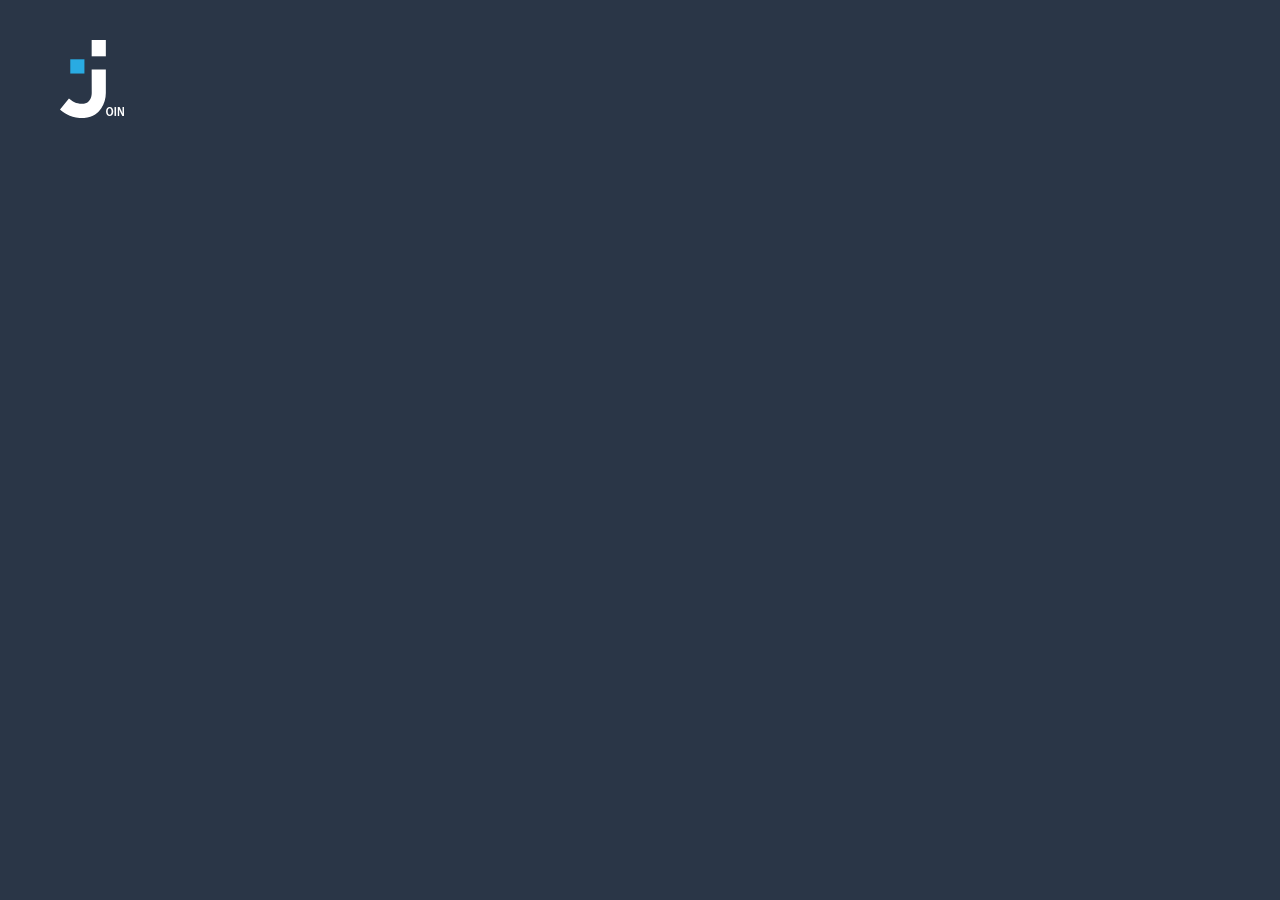
<file: index.html>
<!doctype html>
<html lang="en">
  <head>
    <meta charset="UTF-8" />
    <meta name="viewport" content="width=device-width, initial-scale=1.0" />
    <title>Login</title>
    <link rel="stylesheet" href="./css/standard/standard.css" />
    <link rel="stylesheet" href="./css/index/index.css" />
    <link rel="stylesheet" href="./css/index/index-resp.css" />
    <link rel="icon" href="./assets/icons/join-main-logo.png" type="image/png" />
  </head>
  <body onload="init()">
    <div  id="choose-role" class="greeting-first-layer">
      <div class="choose-role-popup">
        <div class="welcome-text">
          <h2>Welcome</h2>
          <div class="separator"></div>
          <p>Pick the option that suits your role: create a request as a stakeholder or log in if you’re part of the team.</p>
        </div>
        <div class="roles">
          <div class="stake role">
            <div class="role-content role-content-stake">
              <div class="role-name">
                <img src="./assets/icons/stakeholder.svg" alt="Stakeholder" />
                <p>Are you a stakeholder?</p>
              </div>
              <button onclick="window.location.href = './stakeholder.html'">Create request</button>
            </div>
          </div>
          <div class="team role">
            <div class="role-content role-content-team">
              <div class="role-name">
                <img src="./assets/icons/member.svg" alt="Team" />
                <p>Are you a team member?</p>
              </div>
              <button onclick="revealLogin()" id="reveal-login">Member log in</button>
            </div>
          </div>
        </div>
      </div>
    </div>
    <div class="greeting">
      <img src="./assets/icons/join-logo-blue.svg" class="greeting-logo" />
      <img src="./assets/icons/join-logo-white.svg" class="greeting-logo-white-resp" />
    </div>
    <div class="content">
      <div>
        <img class="join-header-logo" src="./assets/icons/join-logo-blue.svg" alt="Join Logo Blue" />
        <img class="join-header-logo-white-resp" id="join-header-logo-white-resp" src="./assets/icons/join-logo-white.svg" alt="Join Logo White" />
      </div>
      <header class="header-login">
        <!-- <img src="./assets/icons/join-logo-blue.svg" alt="Join Logo Blue" /> -->
        <div class="header-login-signup">
          <p class="signup-1">Not a Join user?</p>
          <a href="./sign-up.html"><span class="signup-2">Sign up</span></a>
        </div>
      </header>
      <main>
        <div class="login-window">
          <h1>Log in</h1>
          <div class="login-separator"></div>
          <div class="login-inputs">
            <div class="login-input-email">
              <input
                oninput="
                  removeErrorMsgs('error-email', 'email');
                  removeErrorMsgs('wrong-email', 'password');
                "
                id="email"
                class="email"
                type="email"
                placeholder="Email"
                autocomplete="off"
              />
              <img class="login-input-imgs mail-img" src="./assets/icons/mail.svg" alt="" />
              <p id="error-email" class="error-msg dp-none">Please enter your email</p>
              <p id="wrong-email" class="error-msg dp-none">Wrong email</p>
            </div>
            <div class="login-input-pw">
              <input
                oninput="
                  removeErrorMsgs('error-password', 'password');
                  removeErrorMsgs('wrong-password', 'password');
                "
                id="password"
                class="password"
                type="password"
                placeholder="Password"
                autocomplete="off"
              />
              <img class="login-input-imgs pw-img" src="./assets/icons/lock.svg" alt="" />
              <p id="error-password" class="error-msg dp-none">Please enter your password</p>
              <p id="wrong-password" class="error-msg dp-none">Wrong password</p>
            </div>
          </div>
          <div class="login-btns">
            <div class="login-btn" onclick="loginUser()">Log in</div>
            <div class="guest-login-btn" onclick="loginGuest()">Guest Log in</div>
          </div>
        </div>
      </main>
      <footer class="footer-login">
        <div class="footer-login-signup">
          <p class="signup-1">Not a Join user?</p>
          <a href="./sign-up.html"><span class="signup-2">Sign up</span></a>
        </div>
        <div class="footer-btns">
          <a href="./privacy-policy-external.html"><div class="footer-btn">Privacy Policy</div></a>
          <a href="./legal-notice-external.html"><div class="footer-btn">Legal notice</div></a>
        </div>
      </footer>
    </div>
    <script src="./js/index.js"></script>
    <script src="./js/global.js"></script>
  </body>
</html>
</file>
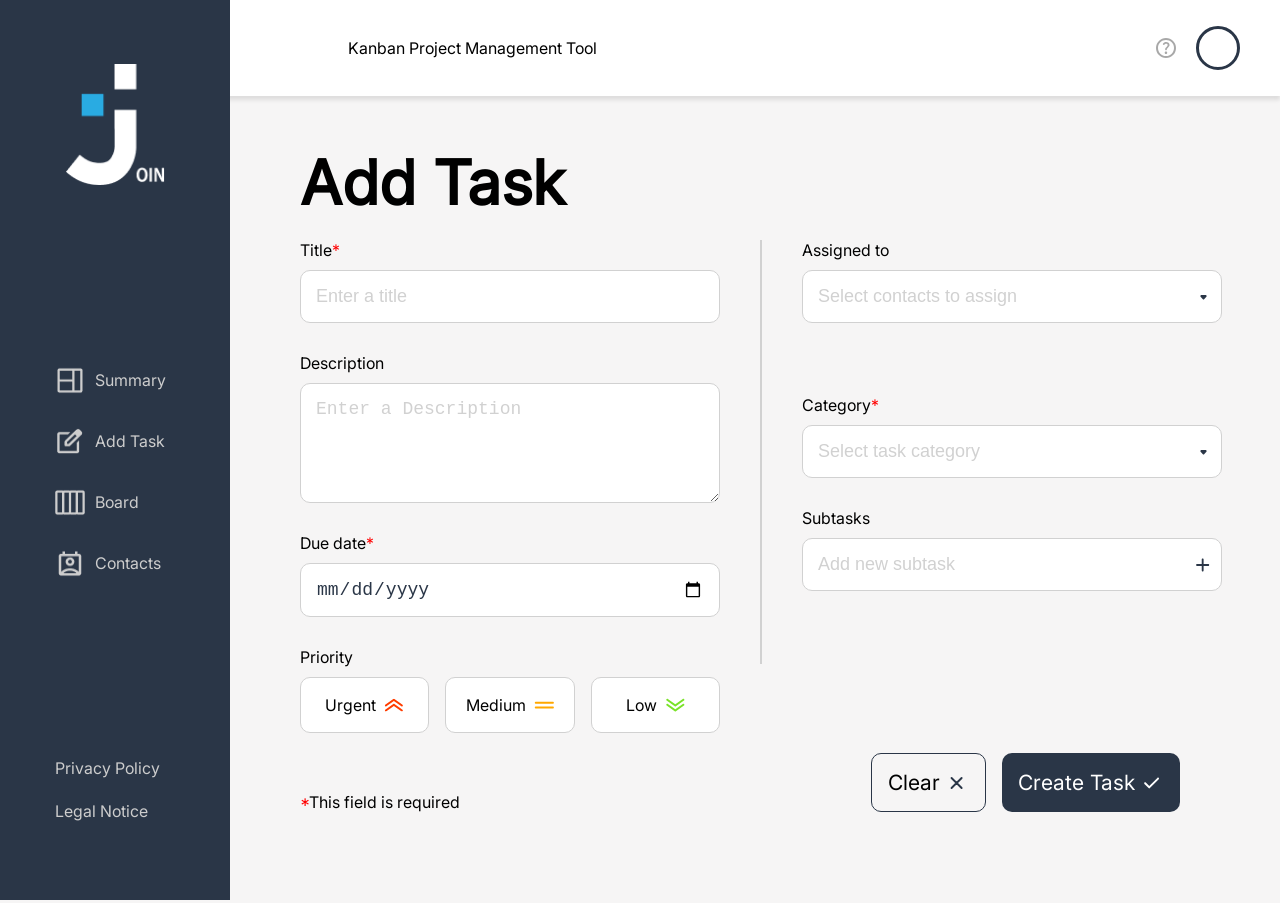
<file: add-task.html>
<!DOCTYPE html>
<html lang="en">
  <head>
    <meta charset="UTF-8" />
    <meta name="viewport" content="width=device-width, initial-scale=1.0" />
    <title>Add Task</title>
    
    <link rel="stylesheet" href="./css/add-task/add-task.css" />
     <link rel="stylesheet" href="./css/add-task/add-task-subtask.css">
    <link rel="stylesheet" href="./css/add-task/add-task-resp.css" />

    <link rel="stylesheet" href="./css/standard/standard.css" />
    <link rel="stylesheet" href="./css/standard/navbar-header.css" />
    <link rel="icon" href="./assets/icons/join-main-logo.png" type="image/png">
  </head>
  <body onload="init()" onclick="closeSubMenu()">
    <header class="header-general">
      <p class="header-p">Kanban Project Management Tool</p>
      <img
      class="frame-3-icon-header"
      src="./assets/icons/join-logo-blue.svg"
      alt="Join Logo"
    />
      <div class="header-left">
        <a href="./help.html" class="help-icon"
          ><img src="./assets/icons/help.svg" alt="Go to Help Site"
        /></a>
        <span
        id="initialLetter"
          class="header-icon light-blue"
          onclick="showSubMenuLoggedIn();preventBubbling(event)"
          ></span
        >
      </div>
      <div id="subMenu" class="subMenu dp-none"></div>
    </header>
    <div class="content">
    <div class="log" id="log"></div>

    <main onclick="closeContactList(); closeCategoryList();"  class="main-add-task">
      <nav class="frame-3">
        <img
          class="frame-3-icon"
          src="./assets/icons/join-main-logo.png"
          alt="Join Logo"
        />
        <div class="frame-3-menu">
          <a href="dashboard.html"><div class="menu-btns">
            <img
              class="menu-icon"
              src="./assets/icons/icon-summary.png"
              alt="icon-summary"
            />
            <p>Summary</p>
          </div></a>
          <a href="add-task.html"><div class="menu-btns" id="menu-btn-add-task">
            <img
              class="menu-icon"
              src="./assets/icons/icon-add-task.png"
              alt="icon-add-task"
            />
            <p>Add Task</p>
          </div></a>
          <a href="board.html"><div class="menu-btns">
            <img
              class="menu-icon"
              src="./assets/icons/icon-board.png"
              alt="icon-board"
            />
            <p>Board</p>
          </div></a>
          <a href="contacts.html"><div class="menu-btns">
            <img
              class="menu-icon"
              src="./assets/icons/icon-contacts.png"
              alt="icon-contacts"
            />
            <p>Contacts</p>
          </div>
        </div></a>
        <div class="frame-22">
          <a href="privacy-policy.html"><p class="frame-22-btns">Privacy Policy</p></a>
          <a href="legal-notice.html"><p class="frame-22-btns">Legal Notice</p></a>
        </div>
      </nav>

      <div class="add-task-content">
        <div class="add-task-main-title"><h1>Add Task</h1></div>
        <form class="add-task-form">
          <section class="add-task-1">
            <div class="add-title-content">
              <div class="add-title frame-219">
                <label for="add-task-title"
                  >Title<span class="red">*</span></label
                >
                <input
                oninput="removeErrorMsgs('required-title', 'add-task-title'); removeErrorMsgs('task-already-exists', 'add-task-title')"
                  type="text"
                  id="add-task-title"
                  class="add-task-title"
                  placeholder="Enter a title"
                  required
                />
              </div>
              <div class="requiredText dp-none" id="required-title">
                <p class="red">This field is required</p>
              </div>
              <div class="task-already-exists dp-none" id="task-already-exists">
                <p class="red">Task already exists</p>
              </div>
            </div>
            <div class="add-description frame-219">
              <label for="add-task-description">Description</label>
              <textarea
                name=""
                id="add-task-description"
                class="add-task-description"
                placeholder="Enter a Description"
              ></textarea>
            </div>
            <div class="add-date-content">
              <div class="add-date frame-219">
                <label for="add-task-due-date"
                  >Due date<span class="red">*</span></label
                >
                <input
                onfocus="removeErrorMsgs('required-date', 'add-task-due-date')"
                  type="date"
                  id="add-task-due-date"
                  class="add-task-due-date"
                  placeholder="ide"
                />
              </div>
              <div class="requiredText dp-none" id="required-date">
                <p class="red dp-none">This field is required</p>
                <p class="red dp-none">The date must be in the future!</p>

              </div>
            </div>
                        <div class="select-priority frame-39">
              <label for="priority">Priority</label>
              <div class="priority-btns">
                <div
                  class="priority-btn"
                  id="prio-btn-urgent"
                  onclick="togglePrio('urgent')"
                >
                  <p>Urgent</p>
                  <img
                    id="prio-img-urgent"
                    class="priority-img"
                    src="./assets/icons/priority-urgent.svg"
                    alt="Priority Urgent"
                  />
                </div>
                <div
                  class="priority-btn"
                  id="prio-btn-medium"
                  onclick="togglePrio('medium')"
                >
                  <p>Medium</p>
                  <img
                    id="prio-img-medium"
                    class="priority-img"
                    src="./assets/icons/priority-medium.svg"
                    alt="Priority Medium"
                  />
                </div>
                <div
                  class="priority-btn"
                  id="prio-btn-low"
                  onclick="togglePrio('low')"
                >
                  <p>Low</p>
                  <img
                    id="prio-img-low"
                    class="priority-img"
                    src="./assets/icons/priority-low.svg"
                    alt="Priority Low"
                  />
                </div>
              </div>
            </div>
          </section>
          <div class="separator"></div>
          <section class="add-task-2">

            <div class="assigned-to-section frame-39">
              <label for="assigned-to">Assigned to</label>
              <input
                type="text"
                id="assigned-to"
                class="selection"
                placeholder="Select contacts to assign"
                onclick="showContactList(event)"
              />
              <img
                id="assigned-to-img-down"
                class="assigned-to-img dropdown-img"
                src="./assets/icons/arrow_drop_down.svg"
                alt="Select contact dropdown arrow"
                onclick="showContactList(event)"
              />
              <img
                id="assigned-to-img-up"
                class="assigned-to-img dropdown-img dp-none"
                src="./assets/icons/arrow_drop_down_up.svg"
                alt="Select contact dropdown arrow"
                onclick="showContactList(event)"
              />
              <div
                class="drop-down-contact-list dp-none"
                id="drop-down-contact-list"
                onclick="preventBubbling(event)"
              ></div>
              <div id="selected-avatars"></div>
            </div>
            <div class="add-category-content">
              <div class="add-category frame-39">
                <label for="category">Category<span class="red">*</span></label>
                <input
                  onfocus="removeErrorMsgs('required-category', 'category')"
                  type="text"
                  id="category"
                  class="selection"
                  placeholder="Select task category"
                  onclick="showCategoryList(event)"
                />
                <img
                  id="add-category-img-down"
                  class="add-category-img dropdown-img"
                  src="./assets/icons/arrow_drop_down.svg"
                  alt="Add category dropdown arrow"
                  onclick="showCategoryList(event)"
                />
                <img
                  id="add-category-img-up"
                  class="add-category-img dropdown-img dp-none"
                  src="./assets/icons/arrow_drop_down_up.svg"
                  alt="Add category dropdown arrow"
                  onclick="showCategoryList(event)"
                />
                <div
                  class="drop-down-category-list dp-none"
                  id="drop-down-category-list"
                  onclick="preventBubbling(event)"
                ></div>
              </div>
              <div class="requiredText dp-none" id="required-category">
                <p class="red">This field is required</p>
              </div>
            </div>
            <div class="add-subtask frame-39">
              <label for="subtask">Subtasks</label>
              <input
                onclick="acceptOrCancelSubtask()"
                type="text"
                id="subtask"
                class="subtask"
                placeholder="Add new subtask"
              />
              <img
                id="add-subtask-img"
                class="add-subtask-img"
                src="./assets/icons/add.svg"
                alt="Add subtask"
              />
              <!-- <div class="cancel-or-accept"> -->
                <img
                  onclick="cancelSubTask()"
                  id="cancel-task-img"
                  class="cancel-task-img subtask-img dp-none"
                  src="./assets/icons/cancel.svg"
                  alt="Cancel Subtask"
                />
                <div id="small-separator" class="small-separator dp-none"></div>
                <img
                  id="accept-task-img"
                  class="accept-task-img subtask-img dp-none"
                  src="./assets/icons/check.svg"
                  alt="Accept Subtask"
                  onclick="addSubtask()"
                />
              <!-- </div> -->
              <div class="subtask-list" id="subtask-list"></div>
            </div>
          </section>
        </form>
        <div class="form-footer">
          <div class="footnote">
            <span class="red">*</span>This field is required
          </div>
          <div class="form-btns">
            <div
              onclick="clearTaskForm()"
              class="clear-btn form-btn"
              onmouseover="changeToBlueIcon()"
              onmouseout="changeToBlackIcon()"
            >
              <p>Clear</p>
              <img
                id="clear"
                class="clear form-btn-img"
                src="./assets/icons/cancel.svg"
                alt="Clear Task Image"
              />
              <img
                id="clear-hover"
                class="clear-hover form-btn-img dp-none"
                src="./assets/icons/clear-hover.svg"
                alt="Create Task Image Hover"
              />
            </div>
            <div class="create-btn form-btn" onclick="createTask()">
              <p>Create Task</p>
              <img
                class="create form-btn-img"
                src="./assets/icons/check-white.svg"
                alt="Create Task Image"
              />
            </div>
          </div>
        </div>

      </div>
    </main class="main-add-task">
    <footer class="footer-resp">
      <a href="dashboard.html"><div class="menu-btns-resp">
        <img class="menu-btn-icon-resp"  src="./assets/icons/icon-summary.png" alt="Summary button icon">
        <p>Summary</p>
      </div></a>
      <a href="board.html"><div class="menu-btns-resp">            
        <img class="menu-btn-icon-resp" src="./assets/icons/icon-board.png" alt="Board button icon">
        <p>Board</p></div></a>
      <a href="add-task.html"><div class="menu-btns-resp" id="menu-btn-resp-add-task">            
        <img class="menu-btn-icon-resp"  src="./assets/icons/icon-add-task.png" alt="Add task button icon">
        <p>Add Tasks</p></div></a>
      <a href="contacts.html"><div class="menu-btns-resp">            
        <img class="menu-btn-icon-resp"  src="./assets/icons/icon-contacts.png" alt="Contacts button icon">
        <p>Contacts</p>
      </div></a>
    </footer>
</div>
    <script src="./js/add-task/add-task.js"></script>
    <script src="./js/global.js"></script>
    <script src="./js/add-task/category-add-task.js"></script>
    <script src="./js/add-task/contacts-add-task.js"></script>
    <script src="./js/add-task/prioBtn.js"></script>
    <script src="./js/add-task/subTask-add-task.js"></script>
    <script src="./templates/add-task/add-task-template.js"></script>
    <script src="./js/navbar.js"></script>
    <!-- <script src="./js/storage.js"></script> -->
  </body>
</html>
</file>
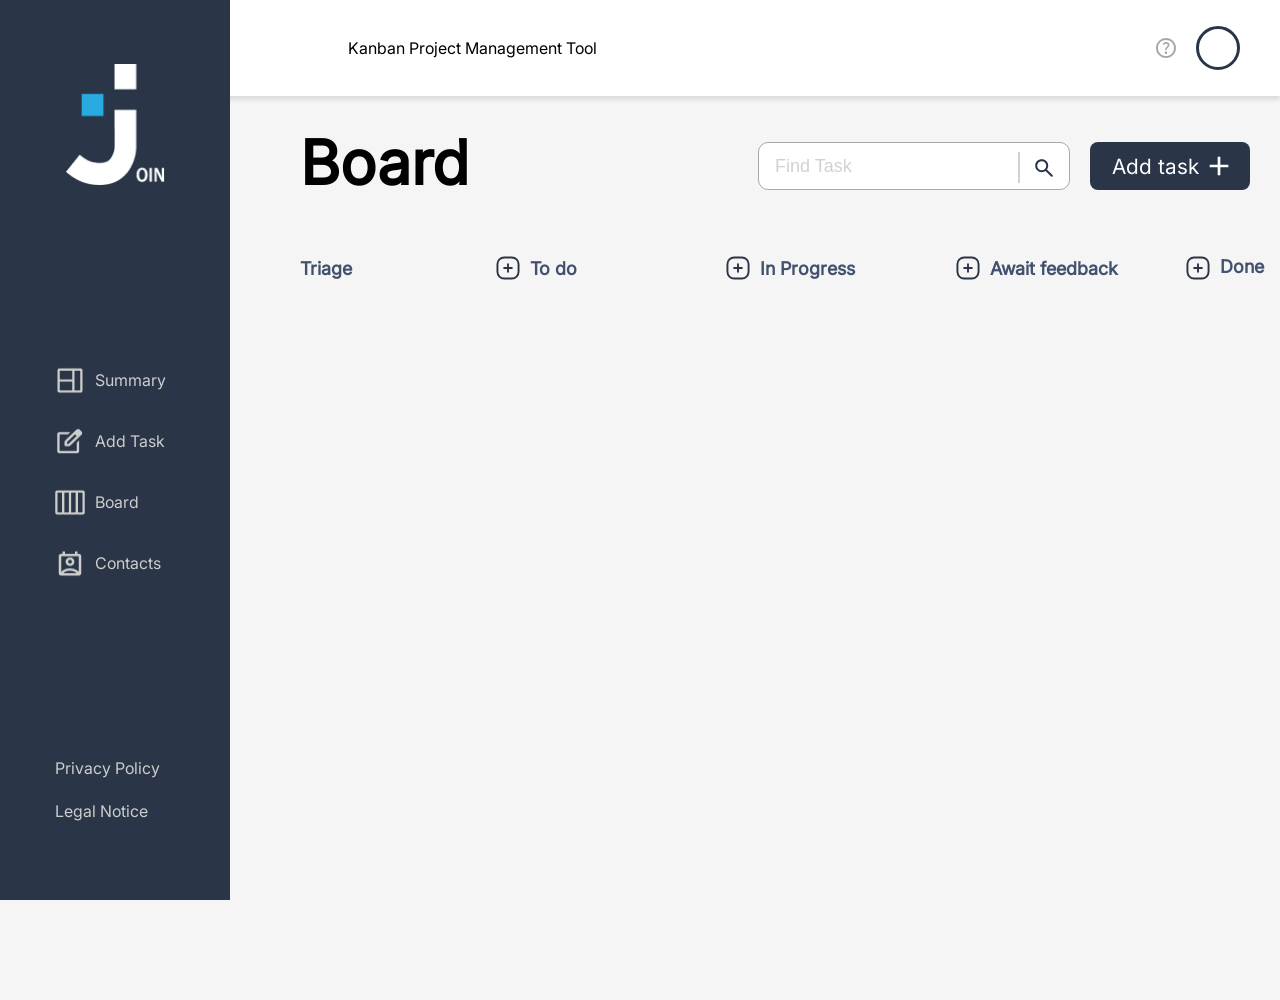
<file: board.html>
<!DOCTYPE html>
<html lang="en">

<head>
  <meta charset="UTF-8" />
  <meta name="viewport" content="width=device-width, initial-scale=1.0" />
  <title>Board</title>
  <link rel="stylesheet" href="./css/board/board.css" />
  <link rel="stylesheet" href="./css/standard/navbar-header.css" />
  <link rel="stylesheet" href="./css/standard/standard.css">
  <link rel="stylesheet" href="./css/add-task/add-task.css">
  <link rel="stylesheet" href="./css/add-task/add-task-subtask.css">
  <link rel="stylesheet" href="./css/add-task/add-task-floating.css">
  <link rel="stylesheet" href="./css/add-task/add-task-floating-resp.css">
  <link rel="stylesheet" href="./css/board/board-resp.css">
  <link rel="stylesheet" href="./css/board/board-card.css">
  <link rel="stylesheet" href="./css/board/board-card-details-and-edit.css">
  <link rel="stylesheet" href="./css/edit-task/edit-task-responsive.css">

  <link rel="icon" href="./assets/icons/join-main-logo.png" type="image/png">
</head>

<body onload="init()" onclick="closeSubMenu()">
  <div class="log" id="log"></div>
  <div class="logTaskEdited" id="logTaskEdited"></div>
  <div class="logTaskDeleted" id="logTaskDeleted"></div>
  <div class="overlay dp-none" id="overlay" onclick="closeAddTaskModal();"></div>
  <div class="add-task-content dp-none" onclick="closeContactList(); closeCategoryList();" id="add-task-content">
    <div class="extra-div">
      <div class="add-task-main-title">
        <h1>Add Task</h1>
        <img onclick="closeAddTaskModal()" class="add-task-close-btn" src="./assets/icons/cancel.svg" alt="">
      </div>
      <div class="scroller">


        <form class="add-task-form">
          <section class="add-task-1">
            <div class="add-title-content">
              <div class="add-title frame-219">
                <label for="add-task-title">Title<span class="red">*</span></label>
                <input oninput="removeErrorMsgs('required-title', 'add-task-title')" type="text" id="add-task-title"
                  class="add-task-title" placeholder="Enter a title" required />
              </div>
              <div class="requiredText dp-none" id="required-title">
                <p class="red">This field is required</p>
              </div>
              <div class="task-already-exists dp-none" id="task-already-exists">
                <p class="red">Task already exists</p>
              </div>
            </div>
            <div class="add-description frame-219">
              <label for="add-task-description">Description</label>
              <textarea name="" id="add-task-description" class="add-task-description"
                placeholder="Enter a Description"></textarea>
            </div>
            <div class="add-date-content">
              <div class="add-date frame-219">
                <label for="add-task-due-date">Due date<span class="red">*</span></label>
                <input onfocus="removeErrorMsgs('required-date', 'add-task-due-date')" type="date"
                  id="add-task-due-date" class="add-task-due-date" placeholder="ide" />
              </div>
              <div class="requiredText dp-none" id="required-date">
                <p class="red dp-none">This field is required</p>
                <p class="red dp-none">The date must be in the future!</p>
              </div>
            </div>
            <div class="select-priority frame-39">
              <label for="priority">Priority</label>
              <div class="priority-btns">
                <div class="priority-btn" id="prio-btn-urgent" onclick="togglePrio('urgent')">
                  <p>Urgent</p>
                  <img id="prio-img-urgent" class="priority-img" src="./assets/icons/priority-urgent.svg"
                    alt="Priority Urgent" />
                </div>
                <div class="priority-btn" id="prio-btn-medium" onclick="togglePrio('medium')">
                  <p>Medium</p>
                  <img id="prio-img-medium" class="priority-img" src="./assets/icons/priority-medium.svg"
                    alt="Priority Medium" />
                </div>
                <div class="priority-btn" id="prio-btn-low" onclick="togglePrio('low')">
                  <p>Low</p>
                  <img id="prio-img-low" class="priority-img" src="./assets/icons/priority-low.svg"
                    alt="Priority Low" />
                </div>
              </div>
            </div>
          </section>
          <div class="separator"></div>
          <section class="add-task-2">
            <div class="assigned-to-section frame-39">
              <label for="assigned-to">Assigned to</label>
              <input type="text" id="assigned-to" class="selection" placeholder="Select contacts to assign"
                onclick="showContactList(event)" />
              <img id="assigned-to-img-down" class="assigned-to-img dropdown-img"
                src="./assets/icons/arrow_drop_down.svg" alt="Select contact dropdown arrow"
                onclick="showContactList(event)" />
              <img id="assigned-to-img-up" class="assigned-to-img dropdown-img dp-none"
                src="./assets/icons/arrow_drop_down_up.svg" alt="Select contact dropdown arrow"
                onclick="showContactList(event)" />
              <div class="drop-down-contact-list dp-none" id="drop-down-contact-list" onclick="preventBubbling(event)">
              </div>
              <div id="selected-avatars"></div>
            </div>
            <div class="add-category-content">
              <div class="add-category frame-39">
                <label for="category">Category<span class="red">*</span></label>
                <input onfocus="removeErrorMsgs('required-category', 'category')" type="text" id="category"
                  class="selection" placeholder="Select task category" onclick="showCategoryList(event)" />
                <img id="add-category-img-down" class="add-category-img dropdown-img"
                  src="./assets/icons/arrow_drop_down.svg" alt="Add category dropdown arrow"
                  onclick="showCategoryList(event)" />
                <img id="add-category-img-up" class="add-category-img dropdown-img dp-none"
                  src="./assets/icons/arrow_drop_down_up.svg" alt="Add category dropdown arrow"
                  onclick="showCategoryList(event)" />
                <div class="drop-down-category-list dp-none" id="drop-down-category-list"
                  onclick="preventBubbling(event)"></div>
              </div>
              <div class="requiredText dp-none" id="required-category">
                <p class="red">This field is required</p>
              </div>
            </div>
            <div class="add-subtask frame-39">
              <label for="subtask">Subtasks</label>
              <input onclick="acceptOrCancelSubtask()" type="text" id="subtask" class="subtask"
                placeholder="Add new subtask" />
              <img id="add-subtask-img" class="add-subtask-img" src="./assets/icons/add.svg" alt="Add subtask" />
              <img onclick="cancelSubTask()" id="cancel-task-img" class="cancel-task-img subtask-img dp-none"
                src="./assets/icons/cancel.svg" alt="Cancel Subtask" />
              <div id="small-separator" class="small-separator dp-none"></div>
              <img id="accept-task-img" class="accept-task-img subtask-img dp-none" src="./assets/icons/check.svg"
                alt="Accept Subtask" onclick="addSubtask()" />
              <div class="subtask-list" id="subtask-list"></div>
            </div>
          </section>
        </form>


      </div>
      <div class="form-footer">
        <div class="footnote">
          <span class="red">*</span>This field is required
        </div>
        <div class="form-btns">
          <div onclick="clearTaskForm()" class="clear-btn form-btn" onmouseover="changeToBlueIcon()"
            onmouseout="changeToBlackIcon()">
            <p>Clear</p>
            <img id="clear" class="clear form-btn-img" src="./assets/icons/cancel.svg" alt="Clear Task Image" />
            <img id="clear-hover" class="clear-hover form-btn-img dp-none" src="./assets/icons/clear-hover.svg"
              alt="Create Task Image Hover" />
          </div>
          <div class="create-btn form-btn" onclick="createTask()">
            <p>Create Task</p>
            <img class="create form-btn-img" src="./assets/icons/check-white.svg" alt="Create Task Image" />
          </div>
        </div>
      </div>
    </div>
  </div>
  </div>
  <div id="card-details-overlay" class="card-details-overlay dp-none" onclick="closeCardDetails(event)">
    <div class="card-details-content" onclick="event.stopPropagation();  checkAndCloseEditDropdown(event)"></div>
    <div id="dropdown-content-edit" class="dp-none"></div>
  </div>

  <header class="header-general">
    <p class="header-p">Kanban Project Management Tool</p>
    <img class="frame-3-icon-header" src="./assets/icons/join-logo-blue.svg" alt="Join Logo" />
    <div class="header-left">
      <a href="./help.html" class="help-icon"><img src="./assets/icons/help.svg" alt="Go to Help Site" /></a>
      <span id="initialLetter" class="header-icon light-blue"
        onclick="showSubMenuLoggedIn();preventBubbling(event)"></span>
    </div>
    <div id="subMenu" class="subMenu dp-none"></div>
  </header>
  <div class="content">
    <!-- onclick="closeContactList(); closeCategoryList();" -->
    <main class="main-board">
      <nav class="frame-3">
        <img class="frame-3-icon" src="./assets/icons/join-main-logo.png" alt="Join Logo" />
        <div class="frame-3-menu">
          <a href="dashboard.html">
            <div class="menu-btns">
              <img class="menu-icon" src="./assets/icons/icon-summary.png" alt="icon-summary" />
              <p>Summary</p>
            </div>
          </a>
          <a href="add-task.html">
            <div class="menu-btns">
              <img class="menu-icon" src="./assets/icons/icon-add-task.png" alt="icon-add-task" />
              <p>Add Task</p>
            </div>
          </a>
          <a href="board.html">
            <div class="menu-btns" id="menu-btn-board">
              <img class="menu-icon" src="./assets/icons/icon-board.png" alt="icon-board" />
              <p>Board</p>
            </div>
          </a>
          <a href="contacts.html">
            <div class="menu-btns">
              <img class="menu-icon" src="./assets/icons/icon-contacts.png" alt="icon-contacts" />
              <p>Contacts</p>
            </div>
        </div></a>
        <div class="frame-22">
          <a href="privacy-policy.html">
            <p class="frame-22-btns">Privacy Policy</p>
          </a>
          <a href="legal-notice.html">
            <p class="frame-22-btns">Legal Notice</p>
          </a>
        </div>
      </nav>
      <div class="board-content">
        <div class="title-section">
          <div class="title">
            <div class="title-cont">
              <h1>Board</h1>
              <img class="add-task-btn-s" id="add-task-btn-s" onclick="goToAddTask()"
                src="./assets/icons/plus add task mobile.svg" alt="Add Task Icon Small">
            </div>
            <div class="search_add_task_btn">
              <div class="search-container">
                <div class="search-field-and-icons">
                  <input type="text" class="searchfield" id="searchfield" placeholder="Find Task" oninput="findTask()">

                  <div class="separator-search"></div>
                  <img class="search-icon" onclick="searchTaskTitles()" src="./assets/icons/board_search.svg"
                    alt="Find Task Icon">
                </div>
                <div class="error-msg-not-found red dp-none" id="task-not-found">No tasks found</div>
              </div>
              <div class="add-task-btn-container">
                <div class="add-task-btn" id="main-add-to-do" onclick="goToAddTask();">Add task <img
                    src="./assets/icons/board_add-task.svg" alt="Add Task Icon"></div>
              </div>
            </div>
          </div>
        </div>
        <div class="board-columns">
          <div class="col-triage col">
            <div class="board-column-title">
              <div class="triage list">
                <p>Triage</p>
              </div>
              <img id="add-triage" class="add-to-column" onclick="selectColumnForTask('add-triage')"
                src="./assets/icons/board-column_plus button.svg" alt="Add To Column Icon">
            </div>
            <div class="triage column drag-area" id="triage" ondrop="moveTo('triage');removeHighlight('triage')"
              ondragover="allowDrop(event); highlight('triage');" ondragleave="removeHighlight('triage')"></div>
          </div>
          <div class="col-to-do col">
            <div class="board-column-title">
              <div class="to-do list">
                <p>To do</p>
              </div>
              <img id="add-to-do" class="add-to-column" onclick="selectColumnForTask('add-to-do')"
                src="./assets/icons/board-column_plus button.svg" alt="Add To Column Icon">
            </div>
            <div class="to-do column drag-area" id="to-do" ondrop="moveTo('to-do');removeHighlight('to-do')"
              ondragover="allowDrop(event); highlight('to-do');" ondragleave="removeHighlight('to-do')"></div>
          </div>
          <div class="col-in-progress col">
            <div class="board-column-title">
              <div class="in-progress list">
                <p>In Progress</p>
              </div>
              <img id="add-in-progress" class="add-to-column" onclick="selectColumnForTask('add-in-progress')"
                src="./assets/icons/board-column_plus button.svg" alt="Add To Column Icon">
            </div>
            <div class="in-progress column drag-area" id="in-progress"
              ondrop="moveTo('in-progress');removeHighlight('in-progress')"
              ondragover="allowDrop(event); highlight('in-progress');" ondragleave="removeHighlight('in-progress')">
            </div>
          </div>
          <div class="await-feedback col">
            <div class="board-column-title">
              <div class="await-feedback list">
                <p>Await feedback</p>
              </div>
              <img id="add-await-feedback" class="add-to-column" onclick="selectColumnForTask('add-await-feedback')"
                src="./assets/icons/board-column_plus button.svg" alt="Add To Column Icon">
            </div>
            <div class="await-feedback column drag-area" id="await-feedback"
              ondrop="moveTo('await-feedback');removeHighlight('await-feedback');"
              ondragover="allowDrop(event); highlight('await-feedback');"
              ondragleave="removeHighlight('await-feedback')"></div>
          </div>
          <div class="done col">
            <div class="board-column-title">
              <div class="done list">
                <p>Done</p>
              </div>
            </div>
            <div class="done column drag-area" id="done" ondrop="moveTo('done');removeHighlight('done');"
              ondragover="allowDrop(event); highlight('done');" ondragleave="removeHighlight('done')"></div>
          </div>
        </div>
      </div>
    </main>
    <footer class="footer-resp">
      <a href="dashboard.html">
        <div class="menu-btns-resp">
          <img class="menu-btn-icon-resp" src="./assets/icons/icon-summary.png" alt="Summary button icon">
          <p>Summary</p>
        </div>
      </a>
      <a href="board.html">
        <div class="menu-btns-resp" id="menu-btn-resp-board">
          <img class="menu-btn-icon-resp" src="./assets/icons/icon-board.png" alt="Board button icon">
          <p>Board</p>
        </div>
      </a>
      <a href="add-task.html">
        <div class="menu-btns-resp">
          <img class="menu-btn-icon-resp" src="./assets/icons/icon-add-task.png" alt="Add task button icon">
          <p>Add Tasks</p>
        </div>
      </a>
      <a href="contacts.html">
        <div class="menu-btns-resp">
          <img class="menu-btn-icon-resp" src="./assets/icons/icon-contacts.png" alt="Contacts button icon">
          <p>Contacts</p>
        </div>
      </a>
    </footer>
  </div>
  <div id="delete-confirmation-overlay" class="dp-none confirmation-overlay">
    <div class="confirmation-box">
      <p>Do you really want to delete this task?</p>
      <div class="confirmation-buttons">
        <button onclick="confirmDeleteTask()" class="task-btn">Yes</button>
        <button onclick="cancelDeleteTask()" class="btn btn-cancel">No</button>
      </div>
    </div>
  </div>
  <script src="./js/global.js"></script>
  <script src="./js/board/board.js"></script>
  <script src="./js/board/board-drag-and-drop.js"></script>
  <script src="./templates/board/board-template.js"></script>
  <script src="./js/board/board-edit-task-overlay.js"></script>
  <script src="./js/add-task/add-task.js"></script>
  <script src="./js/add-task/add-task-floating.js"></script>

  <script src="./js/add-task/category-add-task.js"></script>
  <script src="./js/add-task/contacts-add-task.js"></script>
  <script src="./js/add-task/prioBtn.js"></script>
  <script src="./js/add-task/subTask-add-task.js"></script>
  <script src="./js/board/contacts-edit-task.js"></script>
  <script src="./js/subtask-edit-task.js"></script>
  <script src="./js/navbar.js"></script>


  <script src="./templates/add-task/add-task-template.js"></script>
</body>

</html>
</file>
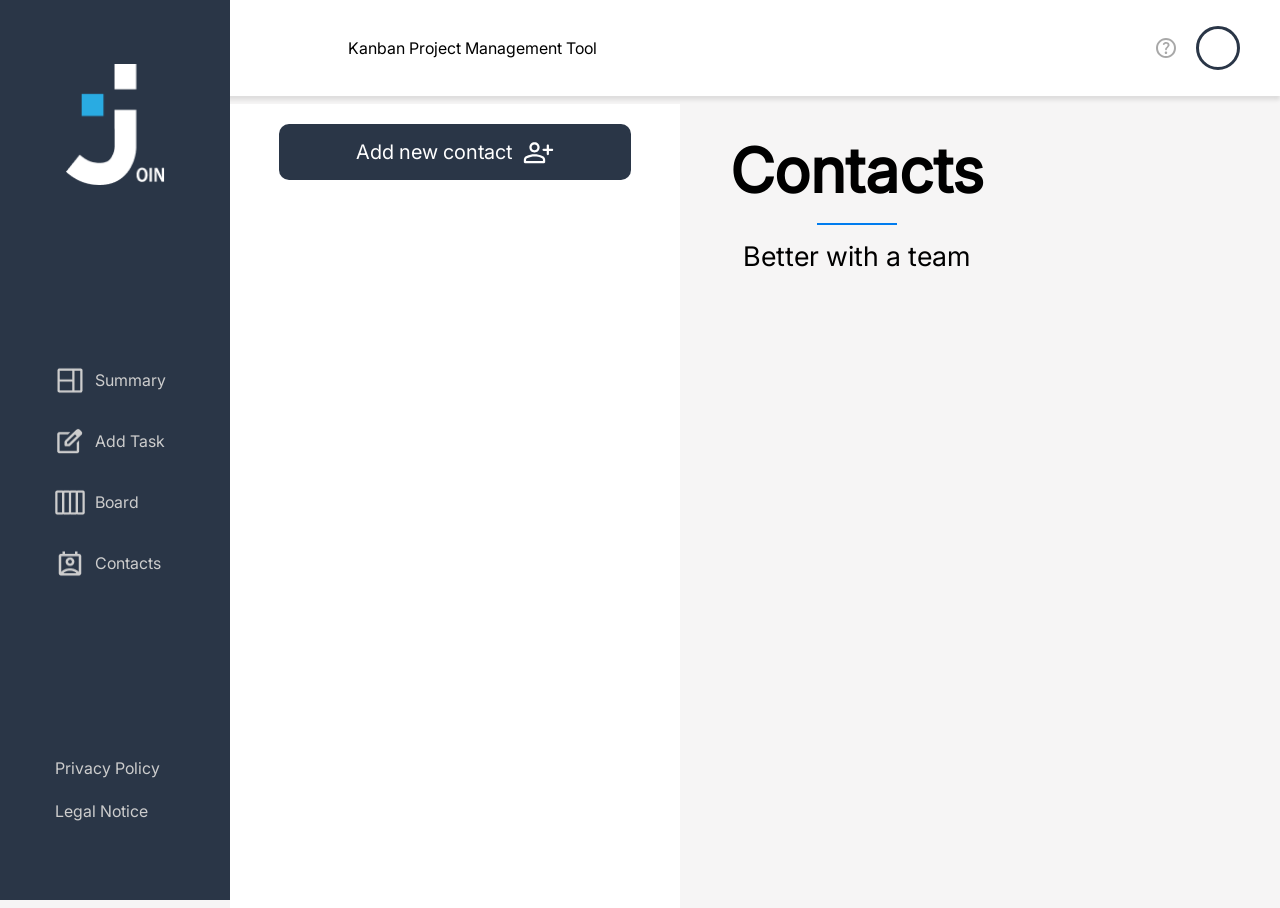
<file: contacts.html>
<!DOCTYPE html>
<html lang="en">
  <head>
    <meta charset="UTF-8" />
    <meta name="viewport" content="width=device-width, initial-scale=1.0" />
    <title>Contacts</title>
    <link rel="stylesheet" href="./css/standard/standard.css" />
    <link rel="stylesheet" href="./css/standard/navbar-header.css" />
    <link rel="stylesheet" href="./css/contacts/add-contact.css">
    <link rel="stylesheet" href="./css/contacts/add-contact-modal.css">
    <link rel="stylesheet" href="./css/contacts/edit-contact-modal.css">
    <link rel="stylesheet" href="./css/contacts/add-contact-resp.css">
    <link rel="stylesheet" href="./css/contacts/add-contact-modal-resp.css">
    <link rel="stylesheet" href="./css/contacts/edit-contact-modal-resp.css">
    <link rel="icon" href="./assets/icons/join-main-logo.png" type="image/png">
  </head>
  <body onload="init()" onclick="closeSubMenu()">
    <div class="log" id="log"></div>
    <div class="log-edit" id="log-edit"></div>
    <div class="log-delete" id="log-delete"></div>
    <div class="overlay dp-none" id="overlay" onclick="closeAddContactModal();closeEditContactModal();"></div>
    <div class="content">
      <header class="header-general">
        <p class="header-p">Kanban Project Management Tool</p>
        <img class="frame-3-icon-header" src="./assets/icons/join-logo-blue.svg" alt="Join Logo" />
        <div class="header-left">
          <a href="./help.html" class="help-icon"><img src="./assets/icons/help.svg" alt="Go to Help Site" /></a>
          <span id="initialLetter" class="header-icon light-blue" onclick="showSubMenuLoggedIn();preventBubbling(event)"></span>
        </div>
        <div id="subMenu" class="subMenu dp-none"></div>
      </header>
      <main class="main-contact">
        <div class="modal-cont dp-none" id="modal-cont">
          <div class="add-contact-modal">
          <div class="add-contact-modal-header">
            <div class="header-wrapper">
            <img class="main-logo-modal" src="./assets/icons/join-main-logo.png" alt="Join Main Logo">
            <img class="close-resp" onclick="closeAddContactModal()" src="./assets/icons/close-white.svg" alt="Close Button Responsive">
            <h1 class="modal-title">Add contact</h1>
            <h4 class="modal-subtitle">Tasks are better with a team!</h4>
            <div class="separator-modal"></div>
          </div>
          </div>
          <div class="add-contact-modal-content">
            <img class="exit-modal-btn" id="exit-modal-btn" onclick="closeAddContactModal()" src="./assets/icons/cancel.svg" alt="Cancel Modal Icon">
            <div class="main-modal-cont">
            <img class="avatar-empty" src="./assets/icons/avatar-empty.svg" alt="Empty Avatar">
            <div class="add-contact-modal-form">
              <div class="input-name">
              <input oninput="removeErrorMsgs('error-name', 'add-cont-name');removeErrorMsgs('error-name-exists', 'add-cont-name')" id="add-cont-name" type="text" placeholder="Name">
              <img class="input-imgs name" src="./assets/icons/person.svg" alt="Name Icon">
              <div class="error error-name red dp-none" id="error-name">Please enter a name</div>
              <div class="error error-name red dp-none" id="error-name-exists">Contact already exists</div>
            </div>
            <div class="input-email">
              <input oninput="removeErrorMsgs('error-email', 'add-cont-email');removeErrorMsgs('error-valid-email', 'add-cont-email');" id="add-cont-email" type="text" placeholder="Email">
              <img class="input-imgs email" src="./assets/icons/mail.svg" alt="Email Icon">
              <div class="error error-email red dp-none" id="error-email">Please enter an email</div>
              <div class="error error-name red dp-none" id="error-valid-email">Please enter a valid email</div>
            </div>
            <div class="input-phone">
              <input oninput="removeErrorMsgs('error-phone', 'add-cont-phone');removeErrorMsgs('error-valid-phone', 'add-cont-email');"id="add-cont-phone" type="text" placeholder="Phone">
              <img class="input-imgs phone" src="./assets/icons/call.svg" alt="Phone Icon">
              <div class="error error-phone red dp-none" id="error-phone">Please enter a phone number</div>
              <div class="error error-name red dp-none" id="error-valid-phone">Please enter a valid phone number</div>
            </div>
            </div>
          </div>
            <div class="add-contact-modal-btns">
              <div class="cancel btn" onclick="closeAddContactModal()" onmouseover="changeToBlueIcon()" onmouseout="changeToBlackIcon()">
                <p>Cancel</p>
              <img class="clear" id="clear" src="./assets/icons/cancel.svg" alt="Cancel White Icon">
            <img class="clear-hover dp-none" id="clear-hover" src="./assets/icons/clear-hover.svg" alt=""></div>
              <div class="create-contact btn" onclick="createContact()">
                <p>Create contact</p>
                <img src="./assets/icons/check-white.svg" alt="Check White Icon">
              </div>
            </div>
          </div>
        </div>
      </div>
      <div class="modal-edit-cont dp-none" id="modal-cont-edit">
        <div class="edit-contact-modal">
        <div class="edit-contact-modal-header">
          <div class="edit-cont-header-wrapper">
            <img class="close-resp" onclick="closeEditContactModal()" src="./assets/icons/close-white.svg" alt="Close Button Responsive">
          <img class="main-logo-modal"src="./assets/icons/join-main-logo.png" alt="Join Main Logo">
          <h1 class="edit-modal-title">Edit contact</h1>
          <div class="separator-modal"></div>
        </div>
        </div>
        <div class="edit-contact-modal-content">
          <img class="exit-modal-btn" id="exit-modal-btn" onclick="closeEditContactModal()" src="./assets/icons/cancel.svg" alt="Cancel Modal Icon">
          <div class="edit-main-modal-cont">
            <div class="avatar-user" id="avatar-user" alt="Avatar User"></div>
            <div class="edit-contact-modal-form">
              <div class="edit-input-name">
              <input  oninput="removeErrorMsgs('error-name-edit', 'edit-cont-name');removeErrorMsgs('error-name-exists-edit', 'edit-cont-name')" id="edit-cont-name" type="text" placeholder="Name">
              <img class="input-imgs name" src="./assets/icons/person.svg" alt="Name Icon">
              <div class="error error-name red dp-none" id="error-name-edit">Please enter a name</div>
              <div class="error error-name red dp-none" id="error-name-exists-edit">Contact already exists</div>
            </div>
            <div class="edit-input-email">
              <input oninput="removeErrorMsgs('error-email-edit', 'edit-cont-email');removeErrorMsgs('error-valid-email-edit', 'edit-cont-email');" id="edit-cont-email" type="text" placeholder="Email">
              <img class="input-imgs email" src="./assets/icons/mail.svg" alt="Email Icon">
              <div class="error error-email red dp-none" id="error-email-edit">Please enter an email</div>
              <div class="error error-email red dp-none" id="error-valid-email-edit">Please enter a valid email</div>
            </div>
            <div class="edit-input-phone">
              <input oninput="removeErrorMsgs('error-phone-edit', 'edit-cont-phone');removeErrorMsgs('error-valid-phone-edit', 'edit-cont-email');" id="edit-cont-phone" type="text" placeholder="Phone">
              <img class="input-imgs phone" src="./assets/icons/call.svg" alt="Phone Icon">
              <div class="error error-phone red dp-none" id="error-phone-edit">Please enter a phone number</div>
              <div class="error error-phone red dp-none" id="error-valid-phone-edit">Please enter a valid phone number</div>
            </div>
            </div>
        </div>
          <div class="edit-contact-modal-btns" id="edit-contact-modal-btns">
          </div>
        </div>
      </div>
    </div>
        <nav class="frame-3">
          <img
            class="frame-3-icon"
            src="./assets/icons/join-main-logo.png"
            alt="Join Logo"
          />
          <div class="frame-3-menu">
            <a href="dashboard.html"><div class="menu-btns">
              <img
                class="menu-icon"
                src="./assets/icons/icon-summary.png"
                alt="icon-summary"
              />
              <p>Summary</p>
            </div></a>
            <a href="add-task.html"><div class="menu-btns">
              <img
                class="menu-icon"
                src="./assets/icons/icon-add-task.png"
                alt="icon-add-task"
              />
              <p>Add Task</p>
            </div></a>
            <a href="board.html"><div class="menu-btns">
              <img
                class="menu-icon"
                src="./assets/icons/icon-board.png"
                alt="icon-board"
              />
              <p>Board</p>
            </div></a>
            <a href="contacts.html"><div class="menu-btns" id="menu-btn-contacts">
              <img
                class="menu-icon"
                src="./assets/icons/icon-contacts.png"
                alt="icon-contacts"
              />
              <p>Contacts</p>
            </div>
          </div></a>
          <div class="frame-22">
            <a href="privacy-policy.html"><p class="frame-22-btns">Privacy Policy</p></a>
            <a href="legal-notice.html"><p class="frame-22-btns">Legal Notice</p></a>
          </div>
        </nav>
        <div class="contact-main">
        <div class="contact-list-container">
          <div class="add-contact-btn" onclick="openAddContactModal()">
            <p class="add-contact-btn-text">Add new contact</p>
          <img src="./assets/icons/person_add.svg" alt="Add New Contact Button Icon">
        </div>
          <div class="contacts" id="contacts">
          </div>
        </div>
        <div class="contact-display-container" id="contact-display-container" onclick="closeEditMenu()">
          <div class="container">
           
            <div class="contact-display-header"> 
              <div class="cont-header">
                <h1 class="contact-disp-title">Contacts</h1>
              <div class="contact-disp-separator"></div>
              <p class="contact-disp-subtitle">Better with a team</p>
            </div>
            <img class="resp-close-icon" onclick="hideContactDetailsFloating()" src="./assets/icons/arrow-left-line.png" alt="Left Arrow Back Icon">
          </div>
            <div class="contact-display-contact-data" id="contact-display-contact-data"></div>
          </div>
        </div>
      </div>
      </main>
      <footer class="footer-resp">
        <a href="dashboard.html"><div class="menu-btns-resp">
          <img class="menu-btn-icon-resp"  src="./assets/icons/icon-summary.png" alt="Summary button icon">
          <p>Summary</p>
        </div></a>
        <a href="board.html"><div class="menu-btns-resp">            
          <img class="menu-btn-icon-resp" src="./assets/icons/icon-board.png" alt="Board button icon">
          <p>Board</p></div></a>
        <a href="add-task.html"><div class="menu-btns-resp">            
          <img class="menu-btn-icon-resp"  src="./assets/icons/icon-add-task.png" alt="Add task button icon">
          <p>Add Tasks</p></div></a>
        <a href="contacts.html"><div class="menu-btns-resp" id="menu-btn-resp-contacts">            
          <img class="menu-btn-icon-resp"  src="./assets/icons/icon-contacts.png" alt="Contacts button icon">
          <p>Contacts</p>
        </div></a>
      </footer>
    </div>
    <script src="./js/global.js"></script>
    <script src="./js/contacts/contacts.js"></script>
    <script src="./js/contacts/add-new-contact.js"></script>
    <script src="./js/contacts/edit-contact.js"></script>
    <script src="./templates/contacts/contacts-template.js"></script>
    <script src="./js/navbar.js"></script>
  </body>
</html>
</file>
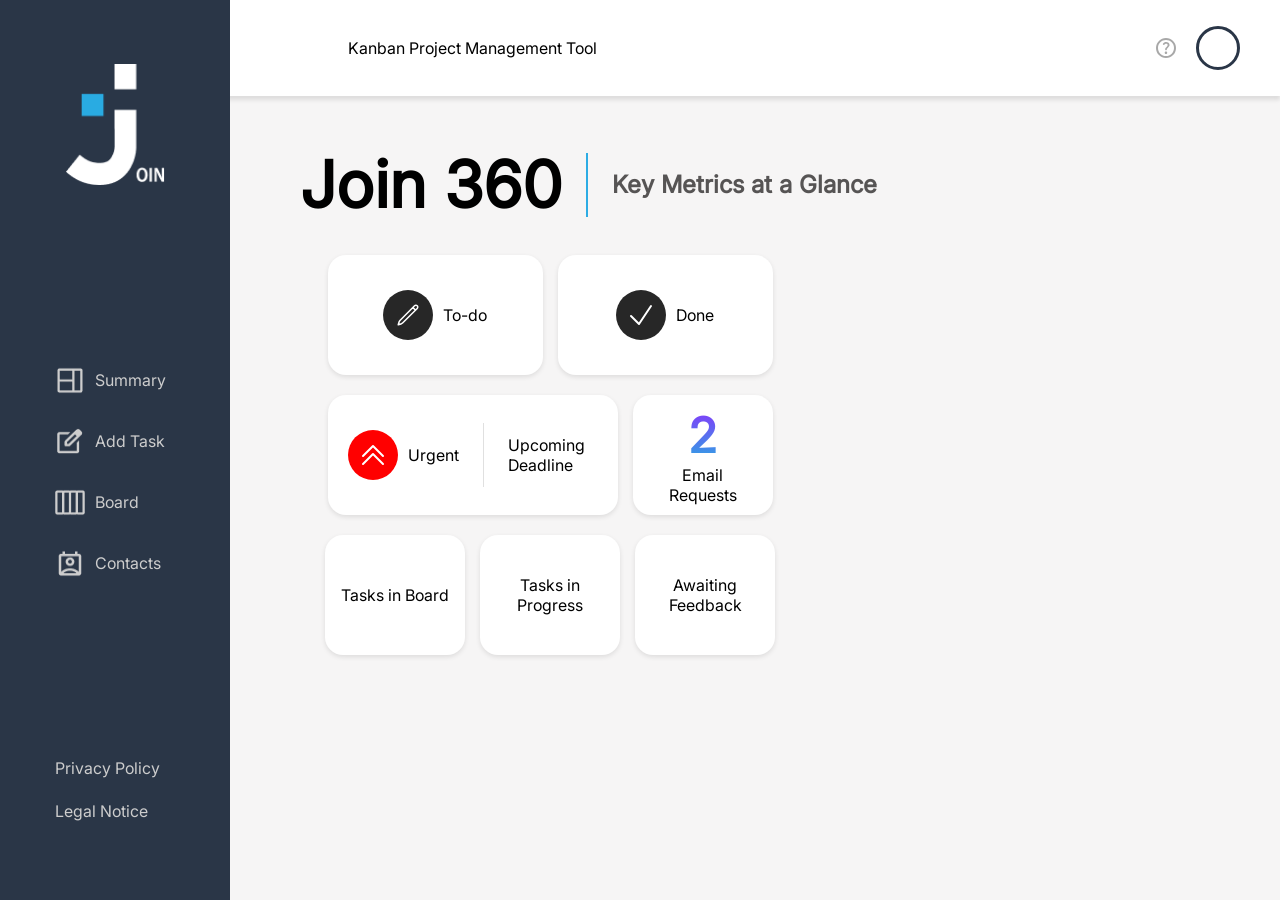
<file: dashboard.html>
<!DOCTYPE html>
<html lang="en">

<head>
  <meta charset="UTF-8">
  <meta name="viewport" content="width=device-width, initial-scale=1.0">
  <link rel="stylesheet" href="./css/standard/standard.css">
  <link rel="stylesheet" href="./css/standard/navbar-header.css">
  <link rel="stylesheet" href="./css/dashboard.css">
  <link rel="icon" href="./assets/icons/join-main-logo.png" type="image/png">


  <title>Summary user</title>

</head>

<body onload="init()" onclick="closeSubMenu()">
  <div class="greeting" id="dashboard-name-greeting">
  </div>
  <header class="header-general">
    <p class="header-p">Kanban Project Management Tool</p>
    <img class="frame-3-icon-header" src="./assets/icons/join-logo-blue.svg" alt="Join Logo" />
    <div class="header-left">
      <a href="./help.html" class="help-icon"><img src="./assets/icons/help.svg" alt="Go to Help Site" /></a>
      <span id="initialLetter" class="header-icon light-blue"
        onclick="showSubMenuLoggedIn();preventBubbling(event)"></span>
    </div>
    <div id="subMenu" class="subMenu dp-none"></div>
  </header>
  <nav class="frame-3">
    <img class="frame-3-icon" src="./assets/icons/join-main-logo.png" alt="Join Logo" />
    <div class="frame-3-menu">
      <a href="dashboard.html">
        <div class="menu-btns" id="menu-btn-dashboard">
          <img class="menu-icon" src="./assets/icons/icon-summary.png" alt="icon-summary" />
          <p>Summary</p>
        </div>
      </a>
      <a href="add-task.html">
        <div class="menu-btns">
          <img class="menu-icon" src="./assets/icons/icon-add-task.png" alt="icon-add-task" />
          <p>Add Task</p>
        </div>
      </a>
      <a href="board.html">
        <div class="menu-btns">
          <img class="menu-icon" src="./assets/icons/icon-board.png" alt="icon-board" />
          <p>Board</p>
        </div>
      </a>
      <a href="contacts.html">
        <div class="menu-btns">
          <img class="menu-icon" src="./assets/icons/icon-contacts.png" alt="icon-contacts" />
          <p>Contacts</p>
        </div>
    </div></a>
    <div class="frame-22">
      <a href="privacy-policy.html">
        <p class="frame-22-btns">Privacy Policy</p>
      </a>
      <a href="legal-notice.html">
        <p class="frame-22-btns">Legal Notice</p>
      </a>
    </div>
  </nav>
  <div class="add-task-content">
    <div class="flex summary-user-header">
      <div>
        <h1>Join 360</h1>
      </div>
      <div class="span-vertical"></div>
      <div>
        <h2>Key Metrics at a Glance</h2>
      </div>
      <div class="span-horizontal"></div>
    </div>
    <div class="dashboard-flex">
      <div class="dashboard">
        <div class="row">
          <a href="./board.html">
            <div class="card">
              <div class="icon"><svg class="svg" xmlns="http://www.w3.org/2000/svg" fill="none" viewBox="0 0 24 24"
                  stroke-width="1.5" stroke="currentColor" class="size-6">
                  <path stroke-linecap="round" stroke-linejoin="round"
                    d="m16.862 4.487 1.687-1.688a1.875 1.875 0 1 1 2.652 2.652L6.832 19.82a4.5 4.5 0 0 1-1.897 1.13l-2.685.8.8-2.685a4.5 4.5 0 0 1 1.13-1.897L16.863 4.487Zm0 0L19.5 7.125" />
                </svg>
              </div>
              <div>
                <p class="number" id="task-to-do"></p>
                <p class="label">To-do</p>
              </div>
            </div>
          </a>
          <a href="./board.html">
            <div class="card">
              <div class="icon"><svg xmlns="http://www.w3.org/2000/svg" fill="none" viewBox="0 0 24 24"
                  stroke-width="1.5" stroke="currentColor" class="size-6">
                  <path stroke-linecap="round" stroke-linejoin="round" d="m4.5 12.75 6 6 9-13.5" />
                </svg>
              </div>
              <div>
                <p class="number" id="task-done"></p>
                <p class="label">Done</p>
              </div>
            </div>
        </div></a>

        <div class="row"><a href="./board.html">
            <div class="card wide">
              <div class="left">
                <div class="icon-urgent"><svg xmlns="http://www.w3.org/2000/svg" fill="none" viewBox="0 0 24 24"
                    stroke-width="1.5" stroke="currentColor" class="size-6">
                    <path stroke-linecap="round" stroke-linejoin="round" d="m4.5 18.75 7.5-7.5 7.5 7.5" />
                    <path stroke-linecap="round" stroke-linejoin="round" d="m4.5 12.75 7.5-7.5 7.5 7.5" />
                  </svg>
                </div>
                <div>
                  <p class="number" id="task-urgent"></p>
                  <p class="label">Urgent</p>
                </div>
              </div>
              <div class="dashboard-span"></div>
              <div class="right">
                <p class="date align-left" id="task-deadline"></p>
                <p class="label align-left">Upcoming Deadline</p>
              </div>
            </div>
            <a href="./board.html">
              <div class="card small">
                <div class="gradient">
                <p class="number" id="email-requests">2</p></div>
                <p class="label align-center">Email Requests</p>
              </div>
            </a>
        </div></a>
        <div class="row">
          <a href="./board.html">
            <div class="card small">
              <p class="number" id="task-all"></p>
              <p class="label align-center">Tasks in Board</p>
            </div>
          </a>
          <a href="./board.html">
            <div class="card small">
              <p class="number" id="task-in-progress"></p>
              <p class="label align-center">Tasks in Progress</p>
            </div>
          </a>
          <a href="./board.html">
            <div class="card small">
              <p class="number" id="task-awaiting-feedback"></p>
              <p class="label align-center">Awaiting Feedback</p>
            </div>
          </a>
        </div>
      </div>
      <div class="dashboard-greeting">
        <p class="dashboard-p" id="dashboard-time"></p>
        <p class="dashboard-name" id="dashboard-name"></p>
      </div>
    </div>
    <footer class="footer-resp">
      <a href="dashboard.html">
        <div class="menu-btns-resp" id="menu-btn-resp-dashboard">
          <img class="menu-btn-icon-resp" src="./assets/icons/icon-summary.png" alt="Summary button icon">
          <p>Summary</p>
        </div>
      </a>
      <a href="board.html">
        <div class="menu-btns-resp">
          <img class="menu-btn-icon-resp" src="./assets/icons/icon-board.png" alt="Board button icon">
          <p>Board</p>
        </div>
      </a>
      <a href="add-task.html">
        <div class="menu-btns-resp">
          <img class="menu-btn-icon-resp" src="./assets/icons/icon-add-task.png" alt="Add task button icon">
          <p>Add Tasks</p>
        </div>
      </a>
      <a href="contacts.html">
        <div class="menu-btns-resp">
          <img class="menu-btn-icon-resp" src="./assets/icons/icon-contacts.png" alt="Contacts button icon">
          <p>Contacts</p>
        </div>
      </a>
    </footer>
    <script src="./js/global.js" defer></script>
    <script src="./js/dashboard.js"></script>
    <script src="./js/navbar.js"></script>
</body>

</html>
</file>
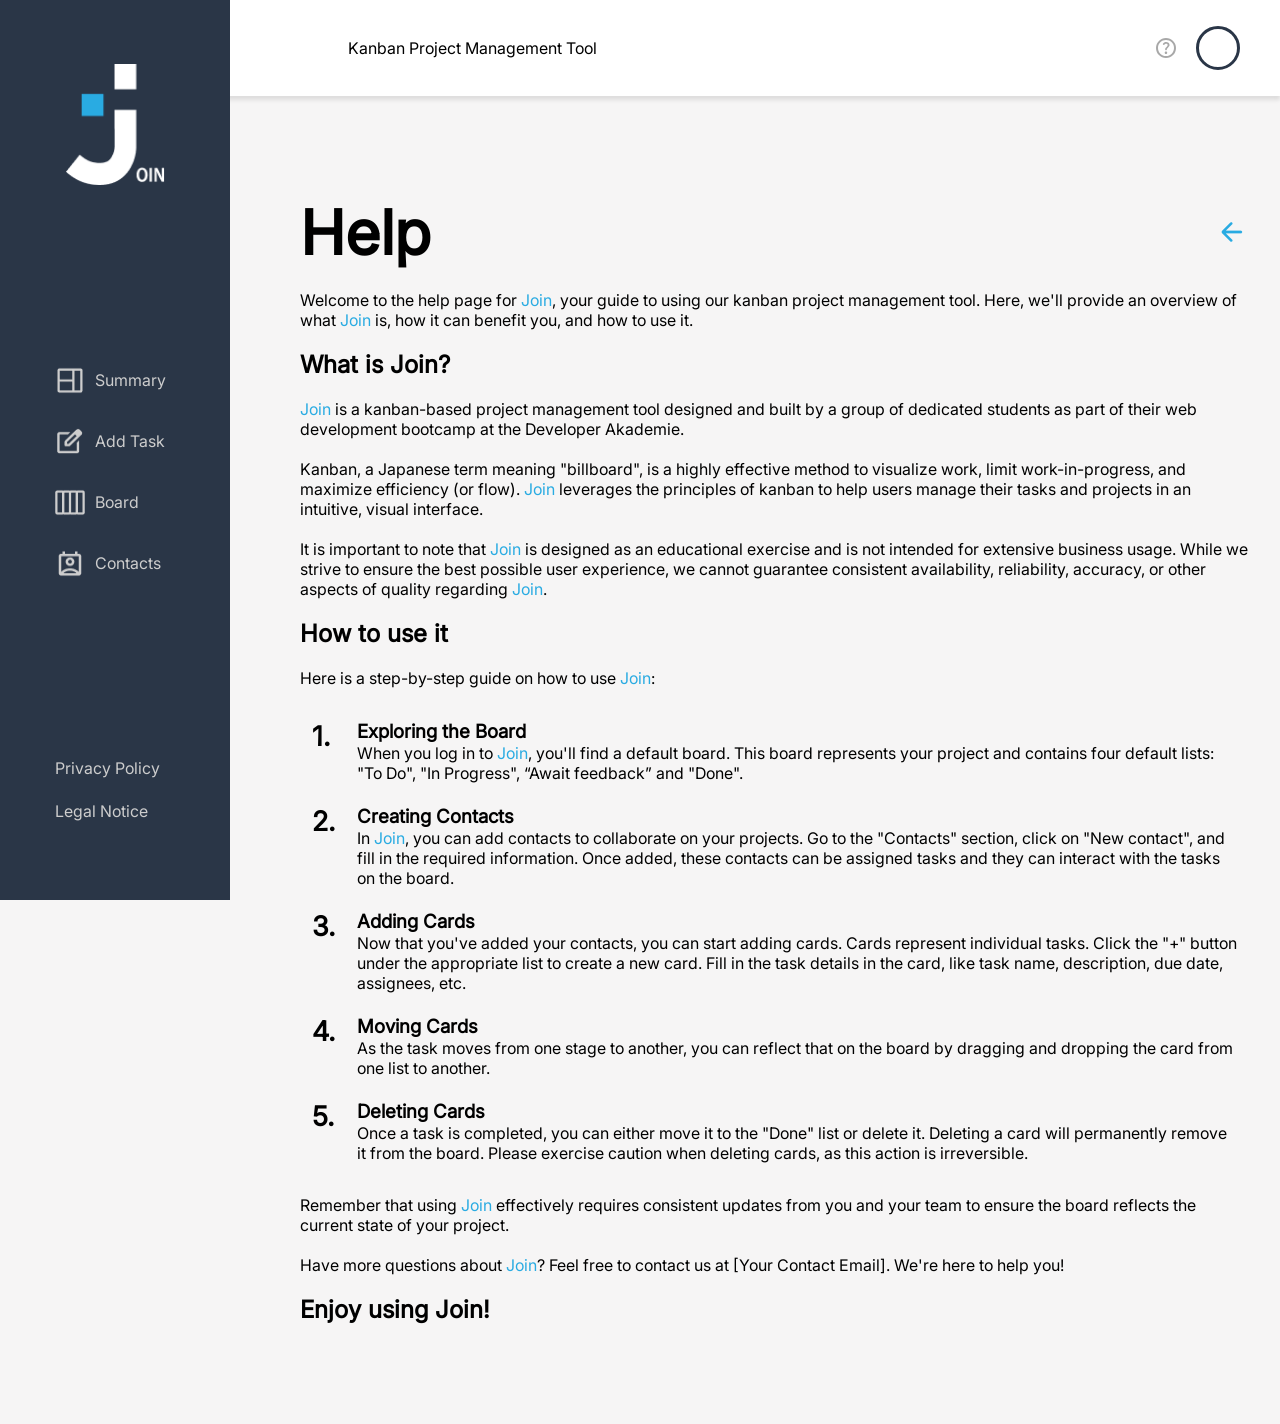
<file: help.html>
<!DOCTYPE html>
<html lang="en">
  <head>
    <meta charset="UTF-8" />
    <meta name="viewport" content="width=device-width, initial-scale=1.0" />
    <title>Help</title>
    <link rel="stylesheet" href="./css/help.css" />
    <link rel="stylesheet" href="./css/standard/standard.css" />
    <link rel="stylesheet" href="./css/standard/navbar-header.css" />
    <link rel="icon" href="./assets/icons/join-main-logo.png" type="image/png">
  </head>
  <body onload ="init();"onclick="closeSubMenu()">
    <div class="content">
    <header class="header-general">
      <p class="header-p">Kanban Project Management Tool</p>
      <img
      class="frame-3-icon-header"
      src="./assets/icons/join-logo-blue.svg"
      alt="Join Logo"
    />
      <div class="header-left">
        <a href="./help.html" class="help-icon"
          ><img src="./assets/icons/help.svg" alt="Go to Help Site"
        /></a>
        <span
        id="initialLetter"
          class="header-icon light-blue"
          onclick="showSubMenuLoggedIn();preventBubbling(event)"
          ></span
        >
      </div>
      <div id="subMenu" class="subMenu dp-none"></div>
    </header>
    <main>
      <nav class="frame-3">
        <img
          class="frame-3-icon"
          src="./assets/icons/join-main-logo.png"
          alt="Join Logo"
        />
        <div class="frame-3-menu">
          <a href="dashboard.html"><div class="menu-btns">
            <img
              class="menu-icon"
              src="./assets/icons/icon-summary.png"
              alt="icon-summary"
            />
            <p>Summary</p>
          </div></a>
          <a href="add-task.html"><div class="menu-btns">
            <img
              class="menu-icon"
              src="./assets/icons/icon-add-task.png"
              alt="icon-add-task"
            />
            <p>Add Task</p>
          </div></a>
          <a href="board.html"><div class="menu-btns">
            <img
              class="menu-icon"
              src="./assets/icons/icon-board.png"
              alt="icon-board"
            />
            <p>Board</p>
          </div></a>
          <a href="contacts.html"><div class="menu-btns">
            <img
              class="menu-icon"
              src="./assets/icons/icon-contacts.png"
              alt="icon-contacts"
            />
            <p>Contacts</p>
          </div>
        </div></a>
        <div class="frame-22">
          <a href="privacy-policy.html"><p class="frame-22-btns">Privacy Policy</p></a>
          <a href="legal-notice.html"><p class="frame-22-btns">Legal Notice</p></a>
        </div>
      </nav>
      <div class="help-text-content">
        <div class="help-title-content">
          <h1>Help</h1>
          <a href="Javascript:history.go(-1)">
            <img
              class="main-title-img"
              src="./assets/icons/arrow-left-line.png"
              alt=""
            />
          </a>
        </div>
        <br />
        <p>
          Welcome to the help page for <span class="light-blue">Join</span>,
          your guide to using our kanban project management tool. Here, we'll
          provide an overview of what <span class="light-blue">Join</span> is,
          how it can benefit you, and how to use it.
        </p>
        <br />
        <h2>What is Join?</h2>
        <br />
        <p>
          <span class="light-blue">Join</span> is a kanban-based project
          management tool designed and built by a group of dedicated students as
          part of their web development bootcamp at the Developer Akademie.
        </p>
        <br />
        <p>
          Kanban, a Japanese term meaning "billboard", is a highly effective
          method to visualize work, limit work-in-progress, and maximize
          efficiency (or flow). <span class="light-blue">Join</span> leverages
          the principles of kanban to help users manage their tasks and projects
          in an intuitive, visual interface.
        </p>
        <br />
        <p>
          It is important to note that <span class="light-blue">Join</span> is
          designed as an educational exercise and is not intended for extensive
          business usage. While we strive to ensure the best possible user
          experience, we cannot guarantee consistent availability, reliability,
          accuracy, or other aspects of quality regarding
          <span class="light-blue">Join</span>.
        </p>
        <br />
        <h2>How to use it</h2>
        <br />
        <p>
          Here is a step-by-step guide on how to use
          <span class="light-blue">Join</span>:
        </p>
        <br />
        <table>
          <tr>
            <td><span class="nr">1.</span></td>
            <td>
              <h3>Exploring the Board</h3>
              <p>
                When you log in to <span class="light-blue">Join</span>, you'll
                find a default board. This board represents your project and
                contains four default lists: "To Do", "In Progress", “Await
                feedback” and "Done".
              </p>
            </td>
          </tr>
          <tr>
            <td><span class="nr">2.</span></td>
            <td>
              <h3>Creating Contacts</h3>
              <p>
                In <span class="light-blue">Join</span>, you can add contacts to
                collaborate on your projects. Go to the "Contacts" section,
                click on "New contact", and fill in the required information.
                Once added, these contacts can be assigned tasks and they can
                interact with the tasks on the board.
              </p>
            </td>
          </tr>
          <tr>
            <td><span class="nr">3.</span></td>
            <td>
              <h3>Adding Cards</h3>
              <p>
                Now that you've added your contacts, you can start adding cards.
                Cards represent individual tasks. Click the "+" button under the
                appropriate list to create a new card. Fill in the task details
                in the card, like task name, description, due date, assignees,
                etc.
              </p>
            </td>
          </tr>
          <tr>
            <td><span class="nr">4.</span></td>
            <td>
              <h3>Moving Cards</h3>
              <p>
                As the task moves from one stage to another, you can reflect
                that on the board by dragging and dropping the card from one
                list to another.
              </p>
            </td>
          </tr>
          <tr>
            <td><span class="nr">5.</span></td>
            <td>
              <h3>Deleting Cards</h3>
              <p>
                Once a task is completed, you can either move it to the "Done"
                list or delete it. Deleting a card will permanently remove it
                from the board. Please exercise caution when deleting cards, as
                this action is irreversible.
              </p>
            </td>
          </tr>
        </table>
        <br />
        Remember that using <span class="light-blue">Join</span> effectively
        requires consistent updates from you and your team to ensure the board
        reflects the current state of your project.
        <br />
        <br />
        Have more questions about <span class="light-blue">Join</span>? Feel
        free to contact us at [Your Contact Email]. We're here to help you!
        <br />
        <br />
        <h2>Enjoy using Join!</h2>
      </div>
    </main>
    <footer class="footer-resp">
      <a href="dashboard.html"><div class="menu-btns-resp">
        <img class="menu-btn-icon-resp"  src="./assets/icons/icon-summary.png" alt="Summary button icon">
        <p>Summary</p>
      </div></a>
      <a href="board.html"><div class="menu-btns-resp">            
        <img class="menu-btn-icon-resp" src="./assets/icons/icon-board.png" alt="Board button icon">
        <p>Board</p></div></a>
      <a href="add-task.html"><div class="menu-btns-resp">            
        <img class="menu-btn-icon-resp"  src="./assets/icons/icon-add-task.png" alt="Add task button icon">
        <p>Add Tasks</p></div></a>
      <a href="contacts.html"><div class="menu-btns-resp">            
        <img class="menu-btn-icon-resp"  src="./assets/icons/icon-contacts.png" alt="Contacts button icon">
        <p>Contacts</p>
      </div></a>
    </footer>
  </div>
    <script src="./js/help.js"></script>
    <script src="./js/global.js"></script>
    <!-- <script src="./js/storage.js"></script> -->
  </body>
</html>
</file>
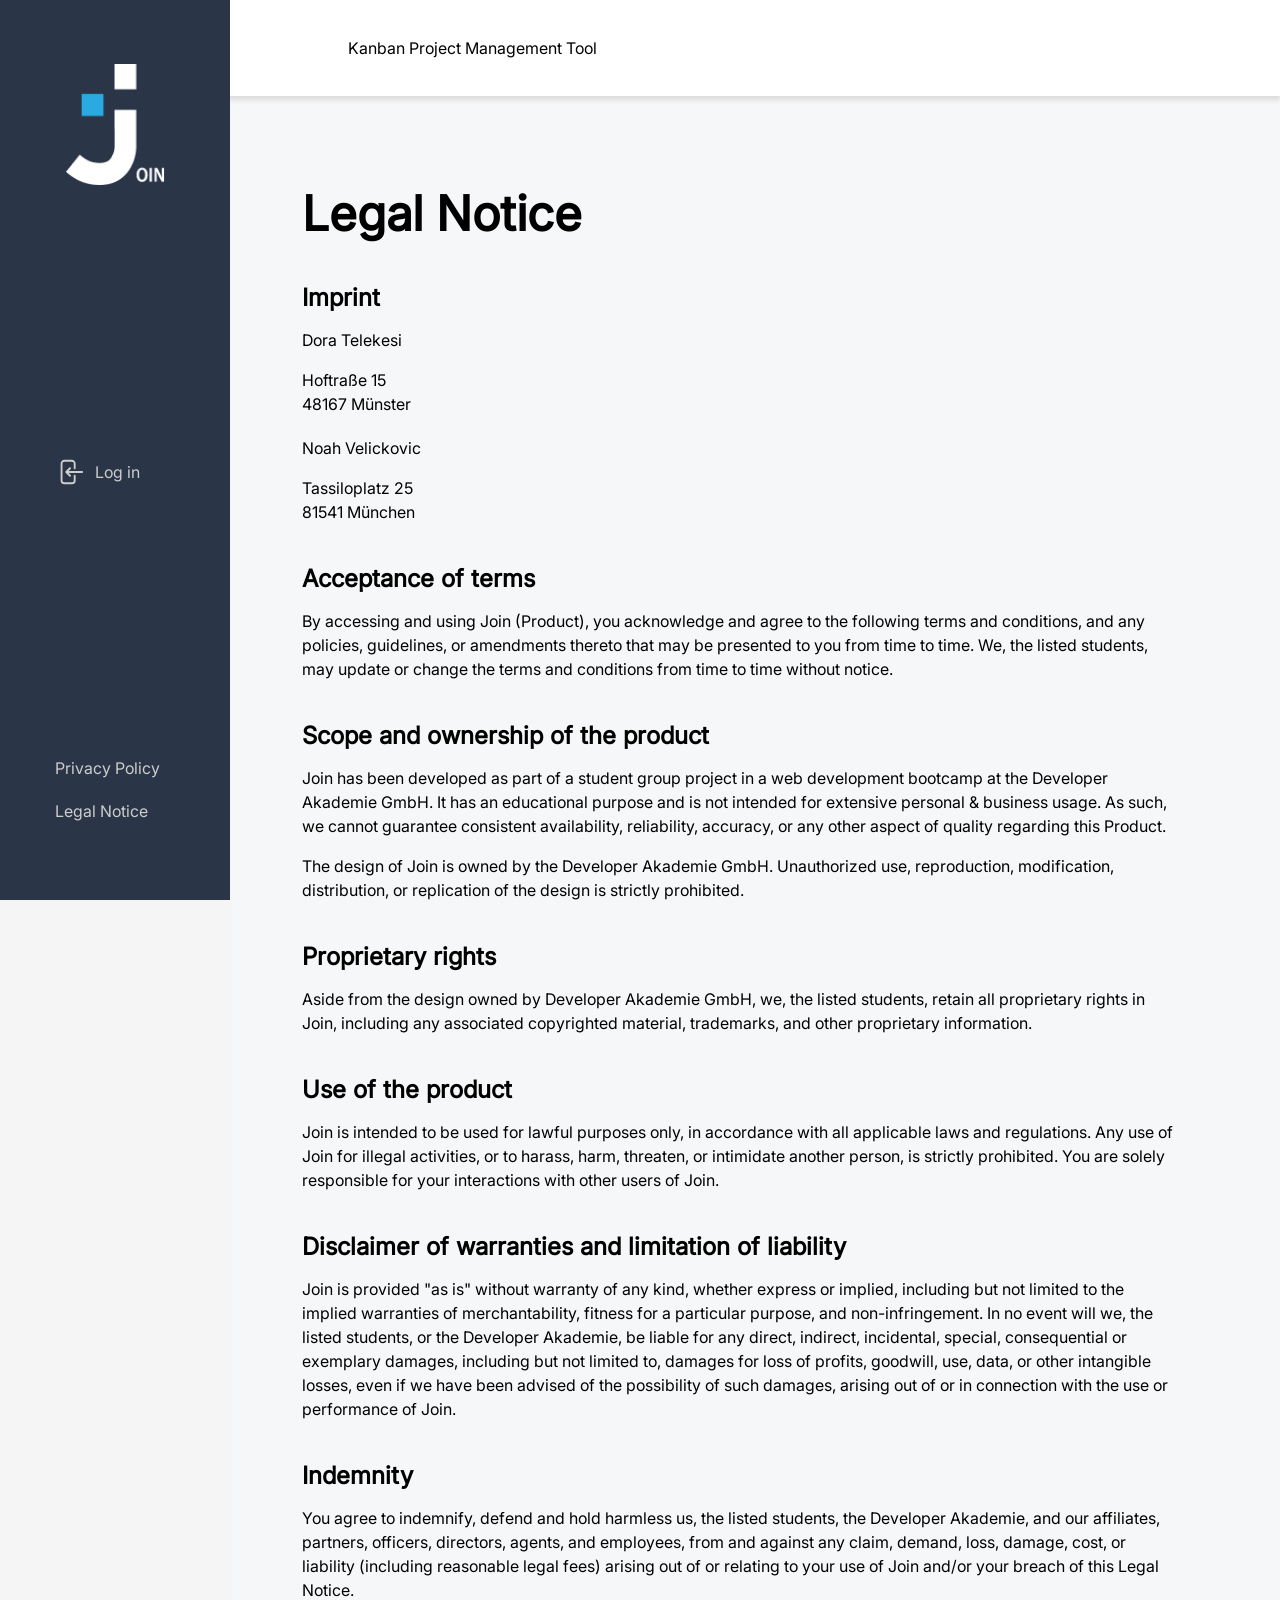
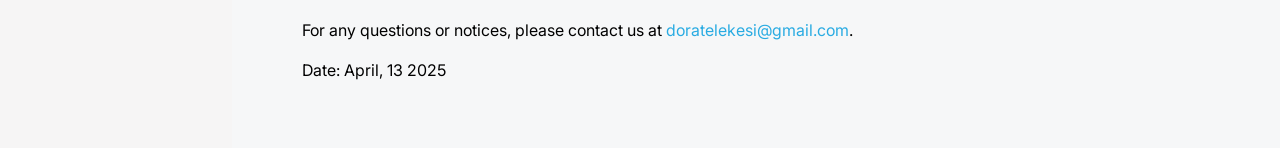
<file: legal-notice-external.html>
<!DOCTYPE html>
<html lang="en">
<head>
  <meta charset="UTF-8" />
  <meta name="viewport" content="width=device-width, initial-scale=1.0" />
  <title>Legal Notice - Join</title>
  <link rel="stylesheet" href="./css/standard/standard.css">
  <link rel="stylesheet" href="./css/standard/navbar-header.css">
  <link rel="stylesheet" href="./css/legal-notice.css">
  <link rel="stylesheet" href="./css/privacy-policy.css">
  <link rel="icon" href="./assets/icons/join-main-logo.png" type="image/png">
</head>

<body onclick="closeSubMenu()" onload="highlightMenuActual()">
  <header class="header-general">
    <p class="header-p">Kanban Project Management Tool</p>
    <img     
    class="frame-3-icon-header"
    src="./assets/icons/join-logo-blue.svg"
    alt="Join Logo"
  />

    <div id="subMenu" class="subMenu dp-none"></div>
  </header>
<nav class="frame-3">
    <img
      class="frame-3-icon"
      src="./assets/icons/join-main-logo.png"
      alt="Join Logo"
    />
    <div class="frame-3-menu">
      <a href="index.html"><div class="menu-btns">
        <svg class="menu-icon" xmlns="http://www.w3.org/2000/svg" fill="none" viewBox="0 0 24 24" stroke-width="1.5" stroke="currentColor" class="size-6">
          <path stroke-linecap="round" stroke-linejoin="round" d="M15.75 9V5.25A2.25 2.25 0 0 0 13.5 3h-6a2.25 2.25 0 0 0-2.25 2.25v13.5A2.25 2.25 0 0 0 7.5 21h6a2.25 2.25 0 0 0 2.25-2.25V15M12 9l-3 3m0 0 3 3m-3-3h12.75" />
        </svg>        
        <p>Log in</p>
     
    </div></div></a>
    <div class="frame-22">
      <a href="privacy-policy-external.html"><p class="frame-22-btns">Privacy Policy</p></a>
      <a href="legal-notice-external.html"><p class="frame-22-btns" id="lne-btn">Legal Notice</p></a>
    </div>

  </nav>

  <div class="main-content">
    <h1>Legal Notice</h1>
    <h2>Imprint</h2>
            <p>Dora Telekesi</p>
            <p class="margin-0">Hoftraße 15</p>
            <p class="margin-0">48167 Münster</p><br>
            <p>Noah Velickovic</p>
            <p class="margin-0">Tassiloplatz 25</p>
            <p class="margin-0">81541 München</p>
    <!-- <h2>Exploring the Board</h2>
    <p>Visit us at <a href="https://developerakademie.com/" target="_blank">developerakademie.com</a> </p> -->
    <h2>Acceptance of terms</h2>
    <p>
        By accessing and using Join (Product), you acknowledge and agree to the following terms and conditions, and any policies, guidelines, or amendments thereto that may be presented to you from time to time. We, the listed students, may update or change the terms and conditions from time to time without notice.
    </p>
    <h2>Scope and ownership of the product</h2>
    <p>
        Join has been developed as part of a student group project in a web development bootcamp at the Developer Akademie GmbH. It has an educational purpose and is not intended for extensive personal & business usage. As such, we cannot guarantee consistent availability, reliability, accuracy, or any other aspect of quality regarding this Product.
    </p>
    <p>
        The design of Join is owned by the Developer Akademie GmbH. Unauthorized use, reproduction, modification, distribution, or replication of the design is strictly prohibited.
    </p>
    <h2>Proprietary rights</h2>
    <p>
        Aside from the design owned by Developer Akademie GmbH, we, the listed students, retain all proprietary rights in Join, including any associated copyrighted material, trademarks, and other proprietary information.
    </p>
    <h2>Use of the product</h2>
    <p>
        Join is intended to be used for lawful purposes only, in accordance with all applicable laws and regulations. Any use of Join for illegal activities, or to harass, harm, threaten, or intimidate another person, is strictly prohibited. You are solely responsible for your interactions with other users of Join.
    </p>
    <h2>Disclaimer of warranties and limitation of liability</h2>
    <p>
        Join is provided "as is" without warranty of any kind, whether express or implied, including but not limited to the implied warranties of merchantability, fitness for a particular purpose, and non-infringement. In no event will we, the listed students, or the Developer Akademie, be liable for any direct, indirect, incidental, special, consequential or exemplary damages, including but not limited to, damages for loss of profits, goodwill, use, data, or other intangible losses, even if we have been advised of the possibility of such damages, arising out of or in connection with the use or performance of Join.
    </p>
    <h2>Indemnity</h2>
    <p>
        You agree to indemnify, defend and hold harmless us, the listed students, the Developer Akademie, and our affiliates, partners, officers, directors, agents, and employees, from and against any claim, demand, loss, damage, cost, or liability (including reasonable legal fees) arising out of or relating to your use of Join and/or your breach of this Legal Notice.
    </p>
    <p>
            For any questions or notices, please contact us at <a href="mailto:doratelekesi@gmail.com">doratelekesi@gmail.com</a>.
    </p>
    <p>
        Date: April, 13 2025
    </p>
</div>
<footer class="footer-resp">
  <a href="index.html"><div class="menu-btns-resp">
    <svg class="menu-btn-icon-resp" xmlns="http://www.w3.org/2000/svg" fill="none" viewBox="0 0 24 24" stroke-width="1.5" stroke="currentColor" class="size-6">
      <path stroke-linecap="round" stroke-linejoin="round" d="M15.75 9V5.25A2.25 2.25 0 0 0 13.5 3h-6a2.25 2.25 0 0 0-2.25 2.25v13.5A2.25 2.25 0 0 0 7.5 21h6a2.25 2.25 0 0 0 2.25-2.25V15M12 9l-3 3m0 0 3 3m-3-3h12.75" />
    </svg>  
    <p>Log in</p>
  </div></a>
</footer>

  <!-- <script src="./js/dashboard.js"></script> -->
  <script src="./js/global.js"></script>
  <script src="./js/legal-notice.js"></script>
  <script src="./js/navbar.js"></script>
</body>
</html>
</file>
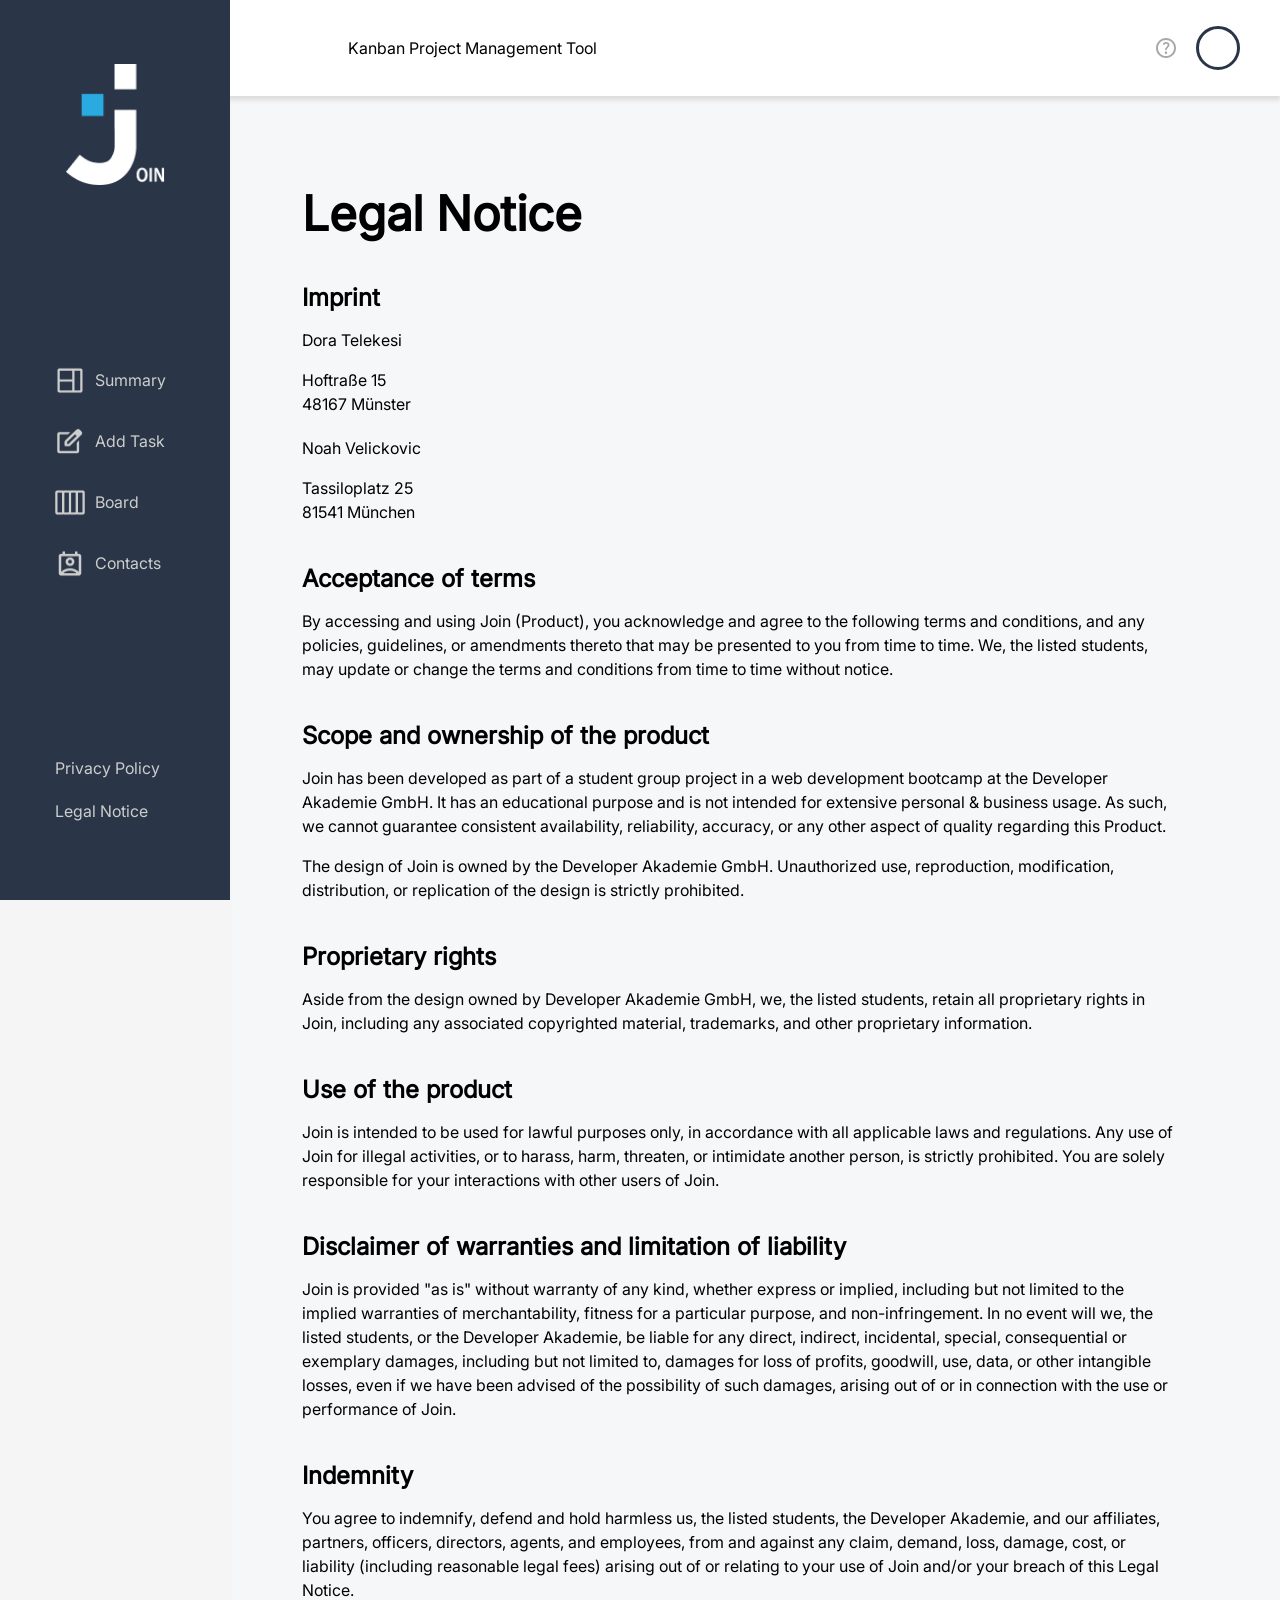
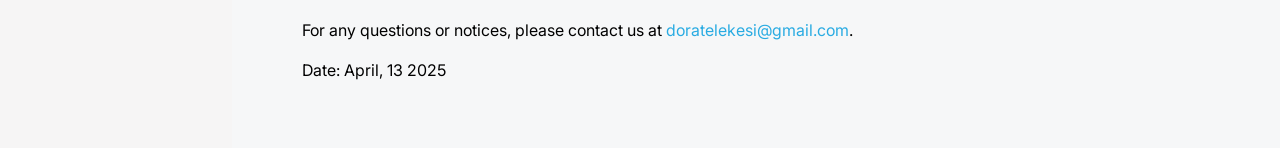
<file: legal-notice.html>
<!DOCTYPE html>
<html lang="en">
<head>
    <meta charset="UTF-8">
    <meta name="viewport" content="width=device-width, initial-scale=1.0">
    <title>Legal Notice - Join</title>
    <link rel="stylesheet" href="./css/standard/standard.css">
    <link rel="stylesheet" href="./css/standard/navbar-header.css">
    <link rel="stylesheet" href="./css/legal-notice.css">
    <link rel="stylesheet" href="./css/privacy-policy.css">
    <link rel="icon" href="./assets/icons/join-main-logo.png" type="image/png">

   
</head>

<body  onload="init()"onclick="closeSubMenu()">
    
    <header class="header-general">
        <p class="header-p">Kanban Project Management Tool</p>
        <img
        class="frame-3-icon-header"
        src="./assets/icons/join-logo-blue.svg"
        alt="Join Logo"
      />
        <div class="header-left">
          <a href="./help.html" class="help-icon"
            ><img src="./assets/icons/help.svg" alt="Go to Help Site"
          /></a>
          <span
          id="initialLetter"
            class="header-icon light-blue"
            onclick="showSubMenuLoggedIn();preventBubbling(event)"
            ></span
          >
        </div>
        <div id="subMenu" class="subMenu dp-none"></div>
      </header>
    <nav class="frame-3">
        <img
          class="frame-3-icon"
          src="./assets/icons/join-main-logo.png"
          alt="Join Logo"
        />
        <div class="frame-3-menu">
          <a href="dashboard.html"><div class="menu-btns">
            <img
              class="menu-icon"
              src="./assets/icons/icon-summary.png"
              alt="icon-summary"
            />
            <p>Summary</p>
          </div></a>
          <a href="add-task.html"><div class="menu-btns">
            <img
              class="menu-icon"
              src="./assets/icons/icon-add-task.png"
              alt="icon-add-task"
            />
            <p>Add Task</p>
          </div></a>
          <a href="board.html"><div class="menu-btns">
            <img
              class="menu-icon"
              src="./assets/icons/icon-board.png"
              alt="icon-board"
            />
            <p>Board</p>
          </div></a>
          <a href="contacts.html"><div class="menu-btns">
            <img
              class="menu-icon"
              src="./assets/icons/icon-contacts.png"
              alt="icon-contacts"
            />
            <p>Contacts</p>
          </div>
        </div></a>
        <div class="frame-22">
          <a href="privacy-policy.html"><p class="frame-22-btns">Privacy Policy</p></a>
          <a href="legal-notice.html"><p class="frame-22-btns" id="ln-btn">Legal Notice</p></a>
        </div>
      </nav>
    
    <div class="main-content">
        <h1>Legal Notice</h1>
        <h2>Imprint</h2>
      
            <p>Dora Telekesi</p>
            <p class="margin-0">Hoftraße 15</p>
            <p class="margin-0">48167 Münster</p><br>
            <p>Noah Velickovic</p>
            <p class="margin-0">Tassiloplatz 25</p>
            <p class="margin-0">81541 München</p>
     
        <!-- <h2>Exploring the Board</h2>
        <p>Visit us at <a href="https://developerakademie.com/" target="_blank">developerakademie.com</a> </p> -->
        <h2>Acceptance of terms</h2>
        <p>
            By accessing and using Join (Product), you acknowledge and agree to the following terms and conditions, and any policies, guidelines, or amendments thereto that may be presented to you from time to time. We, the listed students, may update or change the terms and conditions from time to time without notice.
        </p>
        <h2>Scope and ownership of the product</h2>
        <p>
            Join has been developed as part of a student group project in a web development bootcamp at the Developer Akademie GmbH. It has an educational purpose and is not intended for extensive personal & business usage. As such, we cannot guarantee consistent availability, reliability, accuracy, or any other aspect of quality regarding this Product.
        </p>
        <p>
            The design of Join is owned by the Developer Akademie GmbH. Unauthorized use, reproduction, modification, distribution, or replication of the design is strictly prohibited.
        </p>
        <h2>Proprietary rights</h2>
        <p>
            Aside from the design owned by Developer Akademie GmbH, we, the listed students, retain all proprietary rights in Join, including any associated copyrighted material, trademarks, and other proprietary information.
        </p>
        <h2>Use of the product</h2>
        <p>
            Join is intended to be used for lawful purposes only, in accordance with all applicable laws and regulations. Any use of Join for illegal activities, or to harass, harm, threaten, or intimidate another person, is strictly prohibited. You are solely responsible for your interactions with other users of Join.
        </p>
        <h2>Disclaimer of warranties and limitation of liability</h2>
        <p>
            Join is provided "as is" without warranty of any kind, whether express or implied, including but not limited to the implied warranties of merchantability, fitness for a particular purpose, and non-infringement. In no event will we, the listed students, or the Developer Akademie, be liable for any direct, indirect, incidental, special, consequential or exemplary damages, including but not limited to, damages for loss of profits, goodwill, use, data, or other intangible losses, even if we have been advised of the possibility of such damages, arising out of or in connection with the use or performance of Join.
        </p>
        <h2>Indemnity</h2>
        <p>
            You agree to indemnify, defend and hold harmless us, the listed students, the Developer Akademie, and our affiliates, partners, officers, directors, agents, and employees, from and against any claim, demand, loss, damage, cost, or liability (including reasonable legal fees) arising out of or relating to your use of Join and/or your breach of this Legal Notice.
        </p>
        <p>
            For any questions or notices, please contact us at <a href="mailto:doratelekesi@gmail.com">doratelekesi@gmail.com</a>.
        </p>
        <p>
            Date: April, 13 2025
        </p>
    </div>
    <footer class="footer-resp">
      <a href="dashboard.html"><div class="menu-btns-resp">
        <img class="menu-btn-icon-resp"  src="./assets/icons/icon-summary.png" alt="Summary button icon">
        <p>Summary</p>
      </div></a>
      <a href="board.html"><div class="menu-btns-resp">            
        <img class="menu-btn-icon-resp" src="./assets/icons/icon-board.png" alt="Board button icon">
        <p>Board</p></div></a>
      <a href="add-task.html"><div class="menu-btns-resp">            
        <img class="menu-btn-icon-resp"  src="./assets/icons/icon-add-task.png" alt="Add task button icon">
        <p>Add Tasks</p></div></a>
      <a href="contacts.html"><div class="menu-btns-resp">            
        <img class="menu-btn-icon-resp"  src="./assets/icons/icon-contacts.png" alt="Contacts button icon">
        <p>Contacts</p>
      </div></a>
    </footer>

    
    <script src="./js/global.js"></script>
    <script src="./js/legal-notice.js"></script>
    <script src="./js/navbar.js"></script>
</body>
</html>
</file>
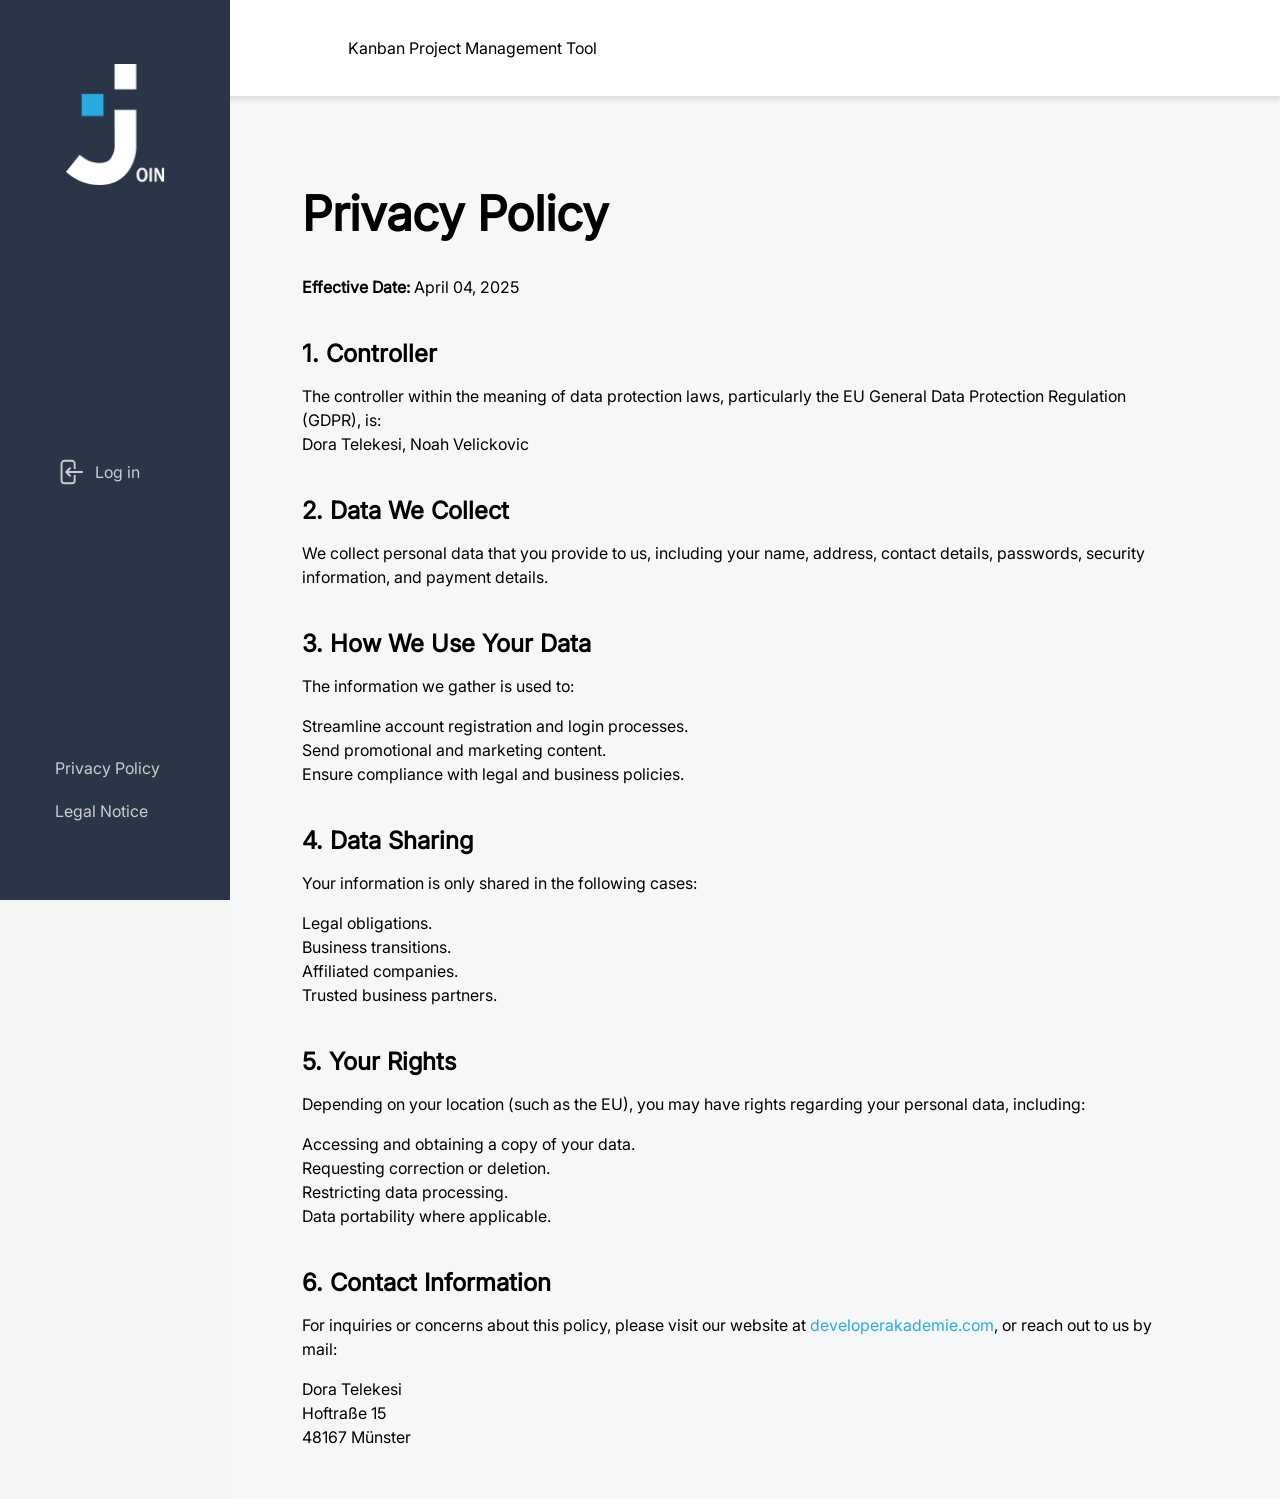
<file: privacy-policy-external.html>
<!DOCTYPE html>
<html lang="en">
<head>
  <meta charset="UTF-8" />
  <meta name="viewport" content="width=device-width, initial-scale=1.0" />
  <title>Privacy Policy - Join</title>
  <link rel="stylesheet" href="./css/standard/standard.css">
  <link rel="stylesheet" href="./css/standard/navbar-header.css">
  <link rel="stylesheet" href="./css/legal-notice.css">
  <link rel="stylesheet" href="./css/privacy-policy.css">
  <link rel="icon" href="./assets/icons/join-main-logo.png" type="image/png">
</head>

<body onclick="closeSubMenu()" onload="highlightMenuActual()">
  <header class="header-general">
    <p class="header-p">Kanban Project Management Tool</p>
    <img
    class="frame-3-icon-header"
    src="./assets/icons/join-logo-blue.svg"
    alt="Join Logo"
  />

    <div id="subMenu" class="subMenu dp-none"></div>
  </header>
  <nav class="frame-3">
    <img
      class="frame-3-icon"
      src="./assets/icons/join-main-logo.png"
      alt="Join Logo"
    />
    <div class="frame-3-menu">
      <a href="index.html"><div class="menu-btns">
        <svg class="menu-icon" xmlns="http://www.w3.org/2000/svg" fill="none" viewBox="0 0 24 24" stroke-width="1.5" stroke="currentColor" class="size-6">
          <path stroke-linecap="round" stroke-linejoin="round" d="M15.75 9V5.25A2.25 2.25 0 0 0 13.5 3h-6a2.25 2.25 0 0 0-2.25 2.25v13.5A2.25 2.25 0 0 0 7.5 21h6a2.25 2.25 0 0 0 2.25-2.25V15M12 9l-3 3m0 0 3 3m-3-3h12.75" />
        </svg>        
        <p>Log in</p>
     
    </div></div></a>
    <div class="frame-22">
      <a href="privacy-policy-external.html"><p class="frame-22-btns"id="ppe-btn">Privacy Policy</p></a>
      <a href="legal-notice-external.html"><p class="frame-22-btns" >Legal Notice</p></a>
    </div>
  </nav>

  <div class="main-content">
    <h1>Privacy Policy</h1>

    <p><strong>Effective Date:</strong> April 04, 2025</p>
    <h2>1. Controller</h2>
    <p>
          The controller within the meaning of data protection laws, particularly the EU General Data Protection Regulation (GDPR), is: <br>
          Dora Telekesi, Noah Velickovic    </p>

    <h2>2. Data We Collect</h2>
    <p>
      We collect personal data that you provide to us, including your name, address, contact details, passwords, security information, and payment details.
    </p>
    <h2>3. How We Use Your Data</h2>
    <p>
      The information we gather is used to:
    </p>
    <p class="margin-0">Streamline account registration and login processes.</p>
    <p class="margin-0">Send promotional and marketing content.</p>
    <p class="margin-0">Ensure compliance with legal and business policies.
    </p>
    <h2>4. Data Sharing</h2>
    <p>
      Your information is only shared in the following cases:
    </p>
    <p class="margin-0">Legal obligations.</p>
    <p class="margin-0">Business transitions.</p>
    <p class="margin-0">Affiliated companies.</p>
    <p class="margin-0">Trusted business partners.</p>
    <h2>5. Your Rights</h2>
    <p>
      Depending on your location (such as the EU), you may have rights regarding your personal data, including:
    </p>
    <p class="margin-0">Accessing and obtaining a copy of your data.</p>
    <p class="margin-0">Requesting correction or deletion.</p>
    <p class="margin-0">Restricting data processing.</p>
    <p class="margin-0">Data portability where applicable.</p>
    <h2>6. Contact Information</h2>
    <p>
      For inquiries or concerns about this policy, please visit our website at <a href="https://developerakademie.com/" target="_blank">developerakademie.com</a>, or reach out to us by mail:
    </p>
        <p class="margin-0">Dora Telekesi</p>
        <p class="margin-0">Hoftraße 15</p>
        <p class="margin-0">48167 Münster</p>
</div>
<footer class="footer-resp">
  <a href="index.html"><div class="menu-btns-resp">
    <svg class="menu-btn-icon-resp" xmlns="http://www.w3.org/2000/svg" fill="none" viewBox="0 0 24 24" stroke-width="1.5" stroke="currentColor" class="size-6">
      <path stroke-linecap="round" stroke-linejoin="round" d="M15.75 9V5.25A2.25 2.25 0 0 0 13.5 3h-6a2.25 2.25 0 0 0-2.25 2.25v13.5A2.25 2.25 0 0 0 7.5 21h6a2.25 2.25 0 0 0 2.25-2.25V15M12 9l-3 3m0 0 3 3m-3-3h12.75" />
    </svg>  
    <p>Log in</p>
  </div></a>
</footer>
  <!-- <script src="./js/dashboard.js"></script> -->
  <script src="./js/global.js"></script>
  <script src="./js/privacy-policy.js"></script>
  <script src="./js/navbar.js"></script>

</body>
</html>
</file>
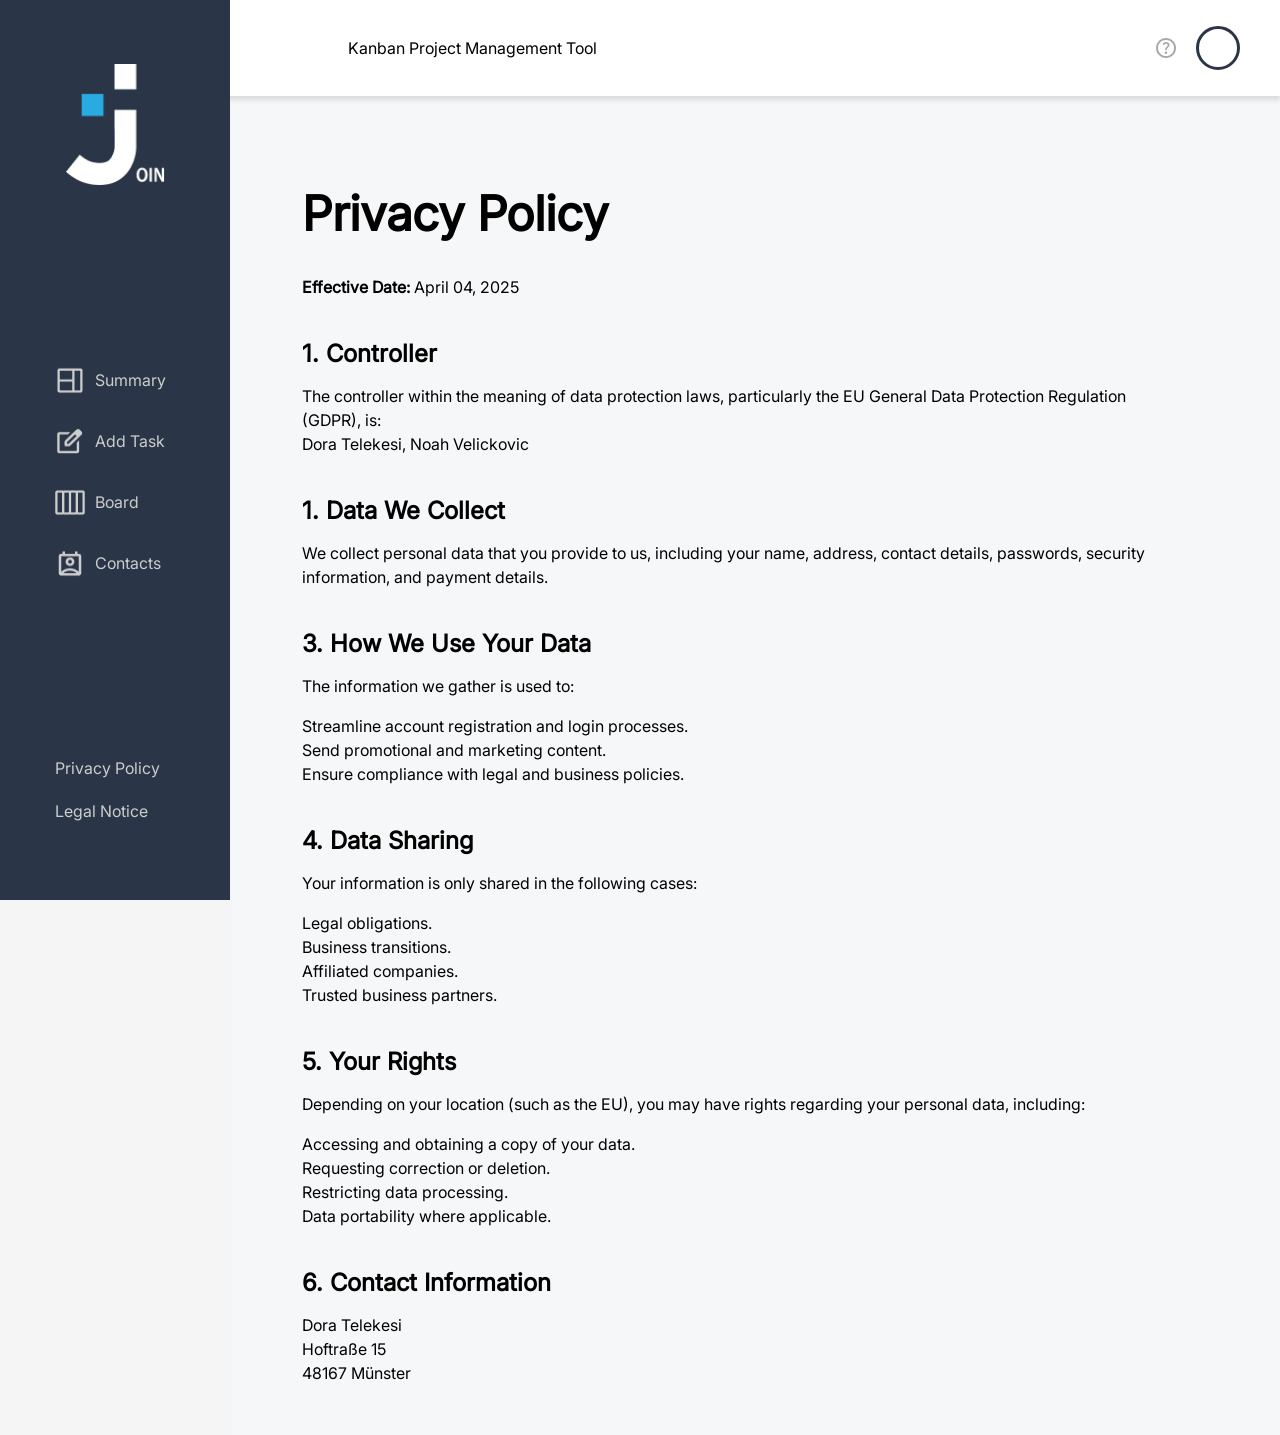
<file: privacy-policy.html>
<!DOCTYPE html>
<html lang="en">
<head>
    <meta charset="UTF-8">
    <meta name="viewport" content="width=device-width, initial-scale=1.0">
    <title>Privacy Policy - Join</title>
    <link rel="stylesheet" href="./css/standard/standard.css">
    <link rel="stylesheet" href="./css/standard/navbar-header.css">
    <link rel="stylesheet" href="./css/legal-notice.css">
    <link rel="stylesheet" href="./css/privacy-policy.css">
    <link rel="icon" href="./assets/icons/join-main-logo.png" type="image/png">
    <script src="./js/global.js"></script>
</head>

<body onload="init()"onclick="closeSubMenu()">
    
    <header class="header-general">
        <p class="header-p">Kanban Project Management Tool</p>
        <img
        class="frame-3-icon-header"
        src="./assets/icons/join-logo-blue.svg"
        alt="Join Logo"
      />
        <div class="header-left">
          <a href="./help.html" class="help-icon"
            ><img src="./assets/icons/help.svg" alt="Go to Help Site"
          /></a>
          <span
          id="initialLetter"
            class="header-icon light-blue"
            onclick="showSubMenuLoggedIn();preventBubbling(event)"
            ></span
          >
        </div>
        <div id="subMenu" class="subMenu dp-none"></div>
      </header>
    <nav class="frame-3">
        <img
          class="frame-3-icon"
          src="./assets/icons/join-main-logo.png"
          alt="Join Logo"
        />
        <div class="frame-3-menu">
          <a href="dashboard.html"><div class="menu-btns">
            <img
              class="menu-icon"
              src="./assets/icons/icon-summary.png"
              alt="icon-summary"
            />
            <p>Summary</p>
          </div></a>
          <a href="add-task.html"><div class="menu-btns">
            <img
              class="menu-icon"
              src="./assets/icons/icon-add-task.png"
              alt="icon-add-task"
            />
            <p>Add Task</p>
          </div></a>
          <a href="board.html"><div class="menu-btns">
            <img
              class="menu-icon"
              src="./assets/icons/icon-board.png"
              alt="icon-board"
            />
            <p>Board</p>
          </div></a>
          <a href="contacts.html"><div class="menu-btns">
            <img
              class="menu-icon"
              src="./assets/icons/icon-contacts.png"
              alt="icon-contacts"
            />
            <p>Contacts</p>
          </div>
        </div></a>
        <div class="frame-22">
          <a href="privacy-policy.html"><p class="frame-22-btns" id="pp-btn">Privacy Policy</p></a>
          <a href="legal-notice.html"><p class="frame-22-btns">Legal Notice</p></a>
        </div>
      </nav>

    <div class="main-content">
        <h1>Privacy Policy</h1>

        <p><strong>Effective Date:</strong> April 04, 2025</p>
        <h2>1. Controller</h2>
        <p>
          The controller within the meaning of data protection laws, particularly the EU General Data Protection Regulation (GDPR), is: <br>
          Dora Telekesi, Noah Velickovic
        </p>

        <h2>1. Data We Collect</h2>
        <p>
          We collect personal data that you provide to us, including your name, address, contact details, passwords, security information, and payment details.
        </p>
        <h2>3. How We Use Your Data</h2>
        <p>
          The information we gather is used to:
        </p>
        <p class="margin-0">Streamline account registration and login processes.</p>
        <p class="margin-0">Send promotional and marketing content.</p>
        <p class="margin-0">Ensure compliance with legal and business policies.
        </p>
        <h2>4. Data Sharing</h2>
        <p>
          Your information is only shared in the following cases:
        </p>
        <p class="margin-0">Legal obligations.</p>
        <p class="margin-0">Business transitions.</p>
        <p class="margin-0">Affiliated companies.</p>
        <p class="margin-0">Trusted business partners.</p>
        <h2>5. Your Rights</h2>
        <p>
          Depending on your location (such as the EU), you may have rights regarding your personal data, including:
        </p>
        <p class="margin-0">Accessing and obtaining a copy of your data.</p>
        <p class="margin-0">Requesting correction or deletion.</p>
        <p class="margin-0">Restricting data processing.</p>
        <p class="margin-0">Data portability where applicable.</p>
        <h2>6. Contact Information</h2>
        <!-- <p>
          For inquiries or concerns about this policy, please visit our website at <a href="https://developerakademie.com/" target="_blank">developerakademie.com</a>, or reach out to us by mail:
        </p> -->
        <p class="margin-0">Dora Telekesi</p>
        <p class="margin-0">Hoftraße 15</p>
        <p class="margin-0">48167 Münster</p>
    </div>
    <footer class="footer-resp">
      <a href="dashboard.html"><div class="menu-btns-resp">
        <img class="menu-btn-icon-resp"  src="./assets/icons/icon-summary.png" alt="Summary button icon">
        <p>Summary</p>
      </div></a>
      <a href="board.html"><div class="menu-btns-resp">            
        <img class="menu-btn-icon-resp" src="./assets/icons/icon-board.png" alt="Board button icon">
        <p>Board</p></div></a>
      <a href="add-task.html"><div class="menu-btns-resp">            
        <img class="menu-btn-icon-resp"  src="./assets/icons/icon-add-task.png" alt="Add task button icon">
        <p>Add Tasks</p></div></a>
      <a href="contacts.html"><div class="menu-btns-resp">            
        <img class="menu-btn-icon-resp"  src="./assets/icons/icon-contacts.png" alt="Contacts button icon">
        <p>Contacts</p>
      </div></a>
    </footer>
    <script src="./js/privacy-policy.js"></script>
    <script src="./js/navbar.js"></script>
</body>
</html>
</file>
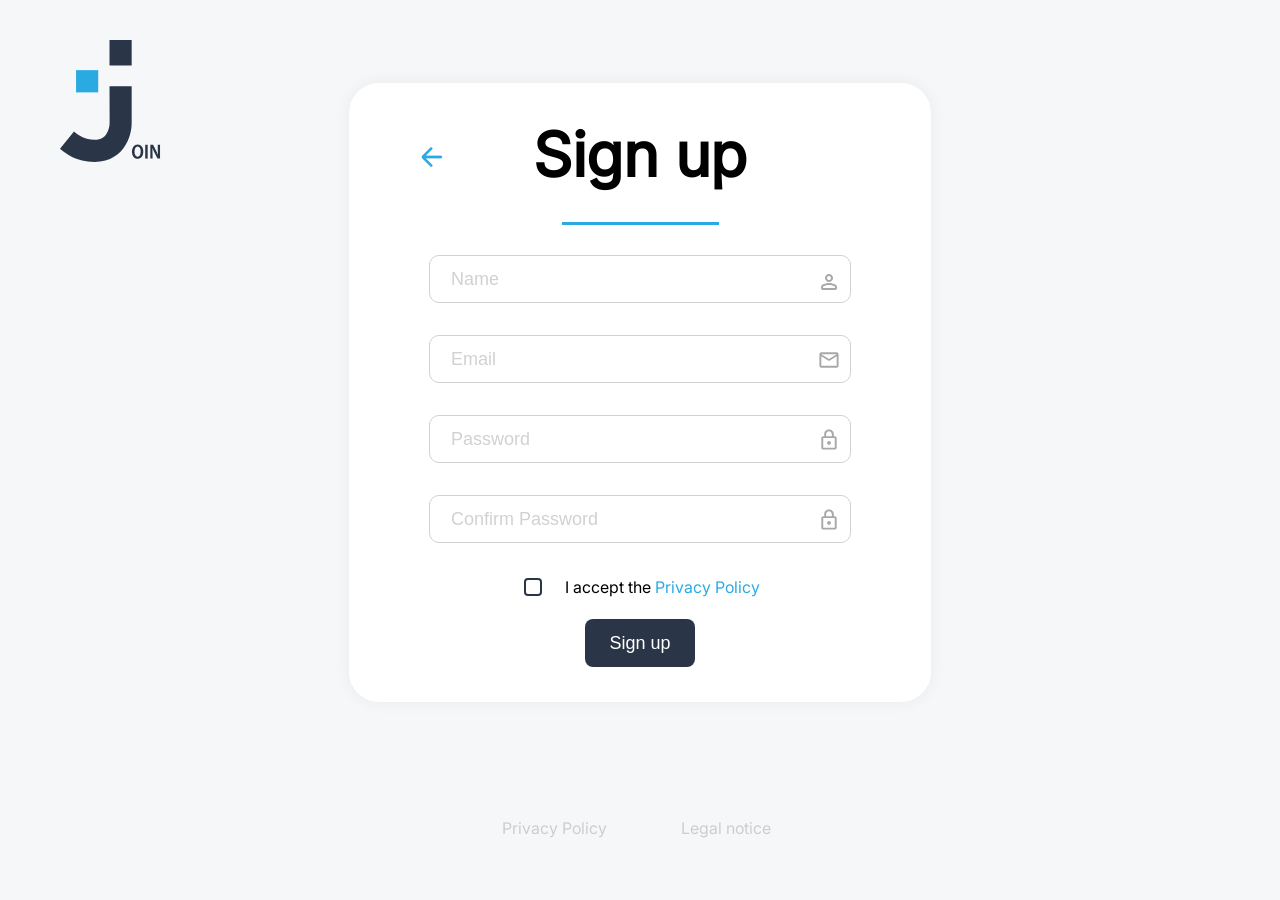
<file: sign-up.html>
<!DOCTYPE html>
<html lang="en">
  <head>
    <meta charset="UTF-8" />
    <meta name="viewport" content="width=device-width, initial-scale=1.0" />
    <title>Sign up</title>
    <link rel="stylesheet" href="./css/standard/standard.css" />
    <link rel="stylesheet" href="./css/sign-up/sign-up.css" />
    <link rel="stylesheet" href="./css/sign-up/sign-up-resp.css">
    <link rel="icon" href="./assets/icons/join-main-logo.png" type="image/png">
  </head>
  <body onload="init()">
    <div class="log" id="log"></div>
    <div class="content">
      <div>
        <img class="join-header-logo" src="./assets/icons/join-logo-blue.svg" alt="Join Logo Blue" />
      </div>
      <main class="main">
        <form class="signup-window" id="signup-window" autocomplete="off">
          <div class="signup-window-header">
          <a href="index.html"><img class="go-back-arrow" src="./assets/icons/arrow-left-line.png" alt="Go Back Arrow"></a>
          <h1 class="sign-up-title">Sign up</h1>
        </div>
          <div class="signup-separator"></div>
          <div class="signup-inputs">
            <div class="inputfield">
            <input oninput="removeErrorMsgs('error-name', 'name');removeErrorMsgs('error-name-2', 'name');" id="name" class="text" type="text" placeholder="Name" />
            <img
              class="signup-input-imgs name-img"
              src="./assets/icons/person.svg"
              alt=""
            />
            <p id="error-name" class="error-msg dp-none">Please enter your name</p>
            <p id="error-name-2" class="error-msg dp-none">User already exists</p>
          </div>
            <div class="inputfield">
            <input oninput="removeErrorMsgs('error-email-1', 'email'); removeErrorMsgs('error-email-2', 'email'); removeErrorMsgs('error-email-3', 'email');" id="email" class="email" type="text" placeholder="Email" />
            <img
              class="signup-input-imgs mail-img"
              src="./assets/icons/mail.svg"
              alt=""
            />
            <p id="error-email-1" class="error-msg dp-none">Please enter your email</p>
            <p id="error-email-2" class="error-msg dp-none">Please enter a valid email</p>
            <p id="error-email-3" class="error-msg dp-none">Email address already exists</p>
          </div>
            <div class="inputfield">
            <input
              oninput="removeErrorMsgs('error-pw', 'password')"
              id="password"
              class="password"
              type="password"
              placeholder="Password"
            />
            
            <img
              class="signup-input-imgs pw-img"
              src="./assets/icons/lock.svg"
              alt=""
            />
            <p id="error-pw" class="error-msg dp-none">Please enter a password</p>
          </div>
            <div class="inputfield">
            <input
              oninput="removeErrorMsgs('error-confirm-pw', 'confirm-password')"
              id="confirm-password"
              class="password"
              type="password"
              placeholder="Confirm Password"
            />
            <div>
            <img
              class="signup-input-imgs confirm-pw-img"
              src="./assets/icons/lock.svg"
              alt=""
            />
            <p id="error-confirm-pw" class="error-msg dp-none">Your passwords don`t match. Please try again</p>
          </div>
          </div>
          <div class="accept-pp">
            <img
              id="checkbox"
              class="checkbox"
              src="./assets/icons/btn-unchecked.svg"
              alt="Checkbox image"
              onclick="acceptPolicy()"
            />
            <p>
              I accept the <span class="light-blue pp">Privacy Policy</span>
            </p>
          </div>
          <button
            id="submit-btn"
            onclick="signUp(event)"
            class="signup-btn-enabled disable"
            type="submit"
            disabled
          >
            Sign up
          </button>
        </form>
      </main>
      <footer class="footer-signup">
        <div class="footer-btns">
          <a href="./privacy-policy-external.html"
            ><div class="footer-btn">Privacy Policy</div></a
          >
          <a href="./legal-notice-external.html"
            ><div class="footer-btn">Legal notice</div></a
          >
        </div>
      </footer>
    </div>
    <!-- <script src="./js/global.js"></script> -->
    <script src="./js/sign-up.js"></script>
  </body>
</html>
</file>
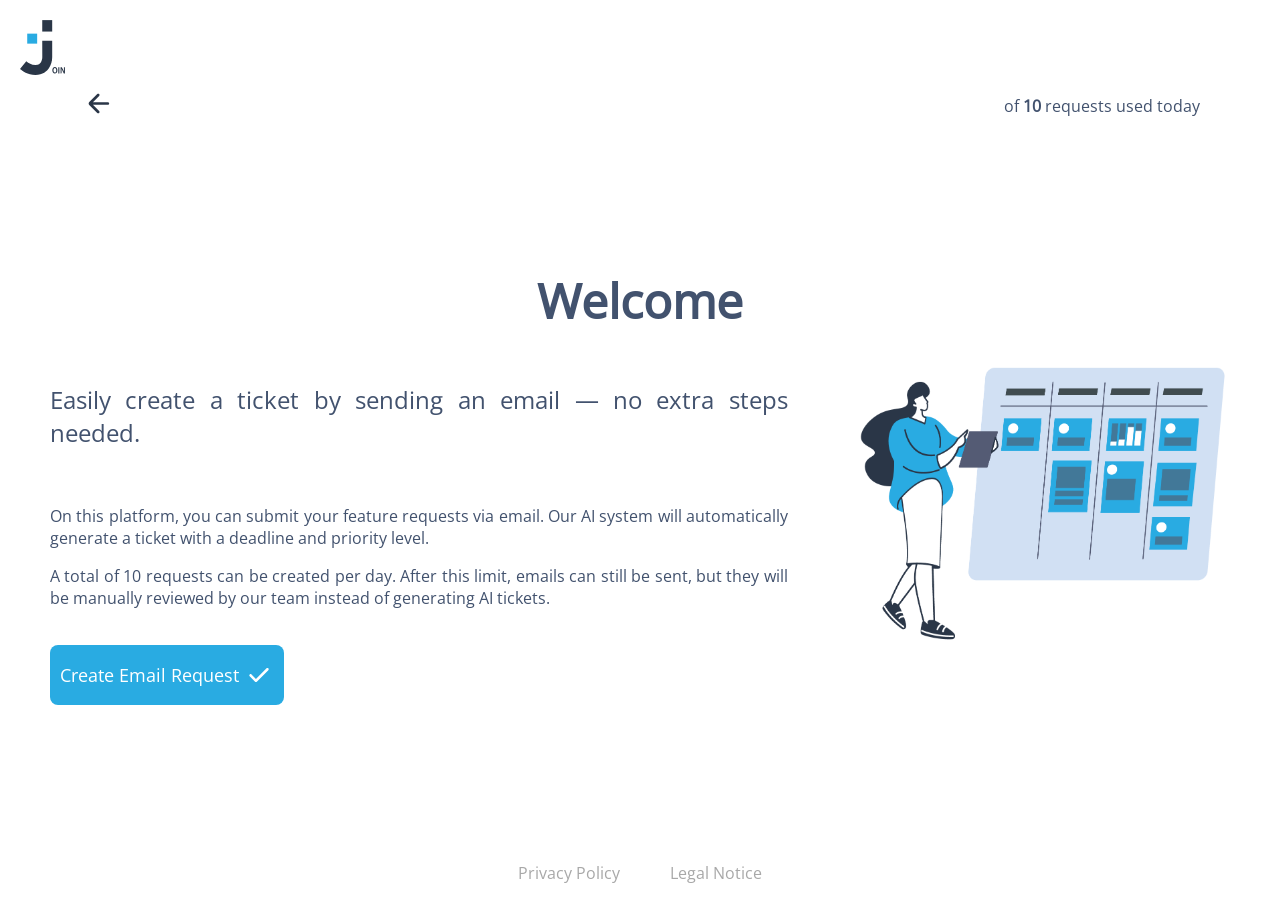
<file: stakeholder.html>
<!doctype html>
<html lang="en">
  <head>
    <meta charset="UTF-8" />
    <meta name="viewport" content="width=device-width, initial-scale=1.0" />
    <title>Stakeholder</title>

    <link rel="stylesheet" href="./css/stakeholder.css" />
  </head>
  <body class="stakeholder-loading" onload="initStakeholder()">
    <header>
      <img src="./assets/img/join-logo-stakeholder.svg" alt="Join Logo" />
      <div class="header-bottom">
        <div class="welcome-text-resp-container">
          <h1 class="welcome-text-resp">Welcome</h1>
          <a class="nav-back-btn-resp" href="./index.html">
            <img src="./assets/icons/arrow-left-line.svg" alt="Navigate Back" />
          </a>
        </div>

        <a class="nav-back-btn" href="./index.html"><img src="./assets/icons/arrow-left-line.svg" alt="Navigate Back" /></a>
        <p id="usage-data">
          <span class="used-requests" id="used-requests"></span> of <span class="total-requests" id="total-requests">10</span> requests used today
        </p>
      </div>
    </header>
    <main>
      <h1 class="welcome-text">Welcome</h1>
      <p class="stakeholder-loading-msg" id="stakeholder-loading-msg" role="status" aria-live="polite">Loading usage…</p>
      <div class="stake-content" id="stake-content-root" aria-hidden="true">
        <div class="stake-text">
          <h2 class="stake-text-title" id="stake-text-title">Easily create a ticket by sending an email — no extra steps needed.</h2>
          <img id="stake-img-resp" class="stake-img-resp" src="./assets/img/board-stake.png" alt="Board With Stakeholder" />
          <div id="stake-text-content">
            <p>
              On this platform, you can submit your feature requests via email. Our AI system will automatically generate a ticket with a deadline and
              priority level.
            </p>
            <p>
              A total of 10 requests can be created per day. After this limit, emails can still be sent, but they will be manually reviewed by our
              team instead of generating AI tickets.
            </p>
          </div>
          <a href="mailto:tdori2909@gmail.com"
            ><button class="create-email-request-btn">
              <p id="create-email-request-btn-text">Create Email Request</p>
              <img id="create-email-request-btn-img" src="./assets/icons/check-email-request.svg" alt="Check Icon" /></button
          ></a>
        </div>
        <img id="stake-img" class="stake-img" src="./assets/img/board-stake.png" alt="Board With Stakeholder" />
      </div>
    </main>
    <footer class="footer-stakeholder">
      <a href="./privacy-policy.html"><p>Privacy Policy</p></a>
      <a href="./legal-notice.html"><p>Legal Notice</p></a>
    </footer>
    <script src="./js/global.js"></script>
    <script src="./js/stakeholder.js"></script>
  </body>
</html>
</file>
<file: css/standard/standard.css>
@font-face {
  font-family: "Inter";
  src: url(../../assets/fonts/Inter/Inter_18pt-Regular.ttf);
}

@font-face {
  font-family: "Open Sans";
  src: url(../../assets/fonts/Open_Sans/static/OpenSans-Regular.ttf);
}

* {
  scroll-behavior: smooth;
  box-sizing: border-box;
  margin: 0;
  text-decoration: none;
}

html,
body {
  height: 100%;
  margin: 0;
  font-family: "Inter", "sans-serif";
}

body {
  height: 100vh;
  overflow-x: hidden;
  background-color: rgb(246, 245, 245);
}

header {
  background-color: white;
}

/*General - Submenu*/

.subMenu {
  background-color: #2a3647;
  width: 150px;
  height: 158px;
  position: absolute;
  top: 110px;
  right: 40px;
  border-top-left-radius: 20px;
  border-bottom-right-radius: 20px;
  border-bottom-left-radius: 20px;
  padding: 10px;
  display: flex;
  flex-direction: column;
  justify-content: space-around;
  z-index: 3;
}

.subMenu-btns {
  padding: 10px;
  color: #cdcdcd;
}
.subMenu-btns:hover {
  cursor: pointer;
  background-color: #2a3d59;
}

.dp-none {
  display: none;
}

.subMenu {
  animation-duration: 0.25s;
  animation-name: slidesFromLeft;
}

@keyframes slidesFromLeft {
  from {
    top: 110px;
    right: -280px;
  }

  to {
    top: 110px;
    right: 40px;
  }
}

@media (max-width: 800px) {
  #subMenu {
    width: 145px;
    height: 138px;
    font-size: 16px;
  }
}
</file>
<file: css/index/index.css>
.content {
  width: 100%;
  display: flex;
  flex-direction: column;
  justify-content: space-between;
  align-items: center;
  background-color: #f6f7f8;
  height: 100%;
}

main {
  display: flex;
  align-items: center;
}

h1 {
  font-size: 61px;
}

.header-login {
  width: 90%;
  display: flex;
  justify-content: flex-end;
  padding: 30px;
  background-color: #f6f7f8;
}

.join-header-logo,
.join-header-logo-white-resp {
  left: 60px;
  top: 40px;
}

.join-header-logo {
  position: absolute;
  width: 64px;
  height: 78px;
}

.join-header-logo-white-resp {
  position: fixed;
  z-index: 9999;
  width: 64px;
  height: 78px;
}

.footer-login-signup {
  display: none;
}

.header-login-signup {
  height: 130px;
  display: flex;
  flex-direction: row;
  gap: 40px;
  align-items: baseline;
}

.login-window {
  display: flex;
  flex-direction: column;
  justify-content: center;
  align-items: center;
  width: 652px;
  height: 449px;
  border-radius: 30px;
  padding: 48px 115px 48px 115px;
  box-shadow: 0 0 14px 3px rgba(0, 0, 0, 0.04);
  background: white;
  gap: 20px;
  margin-top: 0px;
}

.signup-1 {
  font-size: 20px;
}

.signup-2 {
  font-size: 16px;
  height: 49px;
  width: 91px;
  background-color: rgba(42, 54, 71, 1);
  color: white;
  border-radius: 8px;
  display: flex;
  align-items: center;
  justify-content: center;
}

.signup-2:hover {
  background-color: rgba(41, 171, 226, 1);
  cursor: pointer;
  box-shadow: 0px 4px 4px 0px rgba(0, 0, 0, 0.25);
  transition:
    background-color 0.25s,
    box-shadow 0.25s;
}

.login-btns {
  display: flex;
}

.login-inputs {
  display: flex;
  flex-direction: column;
  gap: 20px;
}

.login-inputs input {
  width: 422px;
  height: 48px;
  border-radius: 10px;
  padding: 12px 21px 12px 21px;
  font-size: 18px;
  border: 1px solid rgba(209, 209, 209, 1);
}

.login-separator {
  width: 157px;
  height: 3px;
  background-color: rgba(41, 171, 226, 1);
}

.login-inputs input:focus {
  border-color: #29abe2 !important; /* Change the border color to blue */
  outline: none;
  box-shadow: 0 0 0 1px #29abe2; /* Add a blue outline */
}

input::placeholder {
  /* Chrome, Firefox, Opera, Safari 10.1+ */
  font-family: "Inter", sans-serif;
  opacity: 1; /* Firefox */
  font-size: 18px;
  color: #d1d1d1;
}

input:-ms-input-placeholder {
  /* Internet Explorer 10-11 */
  font-family: "Inter", sans-serif;
  font-size: 18px;
  color: #d1d1d1;
}

input:hover {
  cursor: pointer;
}

input:-ms-input-placeholder {
  /* Microsoft Edge */
  font-family: "Inter", sans-serif;
  font-size: 18px;
  color: #d1d1d1;
}

.login-input-imgs {
  position: absolute;
  height: 24px;
  width: 24px;
}

.login-inputs {
  position: relative;
}

.mail-img {
  top: 14px;
  right: 15px;
}
.pw-img {
  top: 100px;
  right: 15px;
}

.login-btns {
  display: flex;
  gap: 30px;
  font-weight: 700;
}

.login-btn {
  display: flex;
  align-items: center;
  justify-content: center;
  background-color: rgba(42, 54, 71, 1);
  color: white;
  border-radius: 8px;
  width: 110px;
  height: 48px;
}

.login-btn:hover {
  background-color: rgba(41, 171, 226, 1);
  cursor: pointer;
  box-shadow: 0px 4px 4px 0px rgba(0, 0, 0, 0.25);
  transition:
    background-color 0.25s,
    box-shadow 0.25s;
}

.guest-login-btn {
  display: flex;
  align-items: center;
  justify-content: center;
  color: rgba(42, 54, 71, 1);
  border: 2px solid rgba(42, 54, 71, 1);
  border-radius: 8px;
  width: 177px;
  height: 48px;
}

.guest-login-btn:hover {
  color: rgba(41, 171, 226, 1);
  border: 2px solid rgba(41, 171, 226, 1);
  cursor: pointer;
  box-shadow: 0px 4px 4px 0px rgba(0, 0, 0, 0.25);
  transition:
    border 0.25s,
    color 0.25s;
}

.footer-login {
  height: 130px;
  display: flex;
}

.footer-content {
  font-size: 16px;
  padding: 20px;
  display: flex;
  color: rgba(168, 168, 168, 1);
}
main {
  flex: 1;
}

.footer-btn {
  width: 121px;
  height: 35px;
  color: #cdcdcd;
  cursor: pointer;
  display: flex;
  justify-content: center;
  align-items: center;
}

.footer-btn:hover {
  cursor: pointer;
  color: #29abe2;
  font-weight: 700;
}

.footer-btns {
  width: 100%;
  display: flex;
  align-items: center;
  gap: 50px;
}

.error-msg {
  font-size: 16px;
  color: red;
}

.login-input-email,
.login-input-pw {
  height: 65px;
}

.greeting {
  position: fixed;
  top: 0;
  left: 0;
  width: 100%;
  height: 100%;
  background: white;
  display: flex;
  justify-content: center;
  align-items: center;
  z-index: 10000;
  transition: opacity 0.5s ease;
}

.greeting-logo,
.greeting-logo-white-resp {
  width: 150px;
  position: fixed;
  top: 50%;
  left: 50%;
  transform: translate(-50%, -50%);
  transform-origin: center center;
  transition:
    transform 1s ease-in-out,
    width 1s ease-in-out;
}

.greeting.hide {
  opacity: 0;
  pointer-events: none;
}

/* Choose Role First Layer */
.greeting-first-layer {
  font-family: "Open Sans", sans-serif;
  color: #2a3647;
  background-color: #2a3647;
  width: 100%;
  height: 100%;
  z-index: 9999;
  position: fixed;
  display: flex;
}

.choose-role-popup {
  width: 70%;
  height: 50%;
  background-color: white;
  border-radius: 20px;
  margin: auto;
  display: flex;
  flex-direction: column;
  justify-content: center;
  align-items: center;
  gap: 50px;
  padding: 90px;
}

.welcome-text {
  display: flex;
  flex-direction: column;
  gap: 20px;
  align-items: center;
}

.welcome-text h2 {
  font-size: 32px;
  font-weight: 900;
}

.welcome-text p {
  font-size: 20px;
}

.separator {
  width: 20%;
  height: 2px;
  background-color: #29abe2;
}

.roles {
  display: flex;
  justify-content: space-between;
  flex-direction: row;
  width: 100%;
}

.stake,
.team {
  display: flex;
}

.role {
  display: flex;
  flex-direction: column;
  gap: 10px;
}

.role-name > img {
  width: 20px;
  height: 20px;
}

.role-content {
  display: flex;
  flex-direction: column;
  align-items: start;
  gap: 10px;
}

.role-content-stake > button {
  background-color: #29abe2;
  border: none;
  padding: 10px 20px;
  border-radius: 8px;
  cursor: pointer;
  color: white;
}

button {
  font-family: "Open Sans", sans-serif;
  font-size: 18px;
}

.role-content-team > button {
  background-color: white;
  border: black solid 1px;
  padding: 10px 20px;
  border-radius: 8px;
  cursor: pointer;
}

.role-name {
  display: flex;
  gap: 10px;
}

.greeting-logo-white-resp,
.join-header-logo-white-resp {
  display: none;
}

.greeting-logo-white-resp,
.join-header-logo-white-resp {
  display: block;
}

.greeting-logo {
  display: none;
}

.hide {
  display: none;
}

.greeting {
  background-color: #2a3647;
}

.hide-white-logo {
  display: none;
}
</file>
<file: css/index/index-resp.css>
@media (max-width: 1000px) {
  .login-window {
    width: 600px;
    height: 400px;
    gap: 20px;
    padding: 0px;
  }

  h1 {
    font-size: 50px;
  }

  .login-separator {
    width: 127px;
  }

  .login-inputs input {
    width: 380px;
    font-size: 16px;
  }

  input::placeholder {
    font-size: 16px;
  }
}

@media (max-width: 900px) {
  .roles {
    flex-direction: column;
    align-items: center;
    gap: 20px;
  }

  .role-content {
    align-items: center;
  }

  .choose-role-popup {
    height: 65%;
    margin-top: 160px;
  }

  .welcome-text {
    text-align: center;
  }
}

@media (max-width: 700px) {
  .login-window {
    width: 550px;
    height: 430px;
  }

  .signup-1 {
    font-size: 18px;
  }

  h1 {
    font-size: 40px;
  }

  .login-separator {
    width: 87px;
  }

  .login-btn,
  .guest-login-btn {
    height: 40px;
  }

  .login-btn {
    width: 100px;
  }

  .guest-login-btn {
    width: 130px;
  }

  .login-inputs input {
    width: 370px;
    height: 40px;
  }

  .mail-img,
  .pw-img {
    height: 20px;
    width: 20px;
  }

  .pw-img {
    top: 95px;
  }

  .mail-img {
    top: 12px;
  }

  .welcome-text p {
    font-size: 18px;
  }
}

@media (max-width: 600px) {
  .login-window {
    width: 460px;
    height: 390px;
  }

  .choose-role-popup {
    padding: 60px;
  }
}

@media (max-width: 500px) {
  body {
    background-color: #2a3647;
  }

  .header-login {
    display: none;
  }

  .login-window {
    margin-top: 130px;
    width: 360px;
    height: 460px;
    margin-bottom: 15px;
  }

  .login-inputs input {
    width: 270px;
    height: 37px;
  }

  .pw-img {
    top: 75px;
  }

  .mail-img {
    top: 10px;
  }

  .login-btns {
    flex-direction: column;
    align-items: center;
    gap: 10px;
  }

  .login-btn,
  .guest-login-btn {
    width: 150px;
  }

  .footer-login {
    flex-direction: column;
    gap: 20px;
  }

  .footer-login-signup {
    gap: 20px;
    display: flex;
    justify-content: center;
    align-items: center;
  }

  .signup-1 {
    font-size: 16px;
  }

  .signup-2 {
    width: 100px;
    height: 45px;
  }

  .footer-btns {
    font-size: 16px;
    gap: 10px;
  }

  .login-inputs {
    gap: 0px;
  }

  .welcome-text p {
    font-size: 17px;
  }

  .role-content-stake > button,
  .role-content-team > button {
    padding: 10px 15px;
    font-size: 16px;
  }

  .welcome-text p {
    font-size: 16px;
  }

  .choose-role-popup {
    padding: 20px;
    width: 90%;
    height: 70%;
  }
}

@media (max-width: 400px) {
  .login-window {
    width: 280px;
    height: 400px;
  }

  h1 {
    font-size: 27px;
  }

  .login-separator {
    width: 62px;
  }

  .login-inputs input {
    width: 240px;
    font-size: 16px;
  }

  .login-inputs input::placeholder {
    font-size: 16px;
  }

  .login-btn,
  .guest-login-btn {
    width: 120px;
    height: 30px;
  }

  .login-btns {
    font-size: 16px;
  }

  .signup-1,
  .signup-2 {
    font-size: 16px;
  }

  .signup-2 {
    height: 35px;
  }

  .footer-btns {
    font-size: 16px;
  }

  .pw-img {
    top: 75px;
  }
}
</file>
<file: css/add-task/add-task.css>
.main-add-task {
  flex: 1;
}
main {
  width: 100%;
}
.content {
  display: flex;
  flex-direction: column;
  max-width: 1440px;
}

.add-task-content {
  display: flex;
  flex-direction: column;
  gap: 20px;
  padding: 50px 100px 70px 100px;
  margin-left: 200px;
}

.separator {
  height: 424px;
  width: 0px;
  border: 1px solid #d1d1d1;
}

.add-task-form {
  display: flex;
  align-items: flex-start;
  gap: 40px;
}

h1 {
  font-size: 61px;
}
.header-general {
  width: 100%;
}
.add-task-1 {
  width: 420px;
  display: flex;
  flex-direction: column;
  gap: 30px;
}
.add-task-2 {
  width: 420px;
  display: flex;
  flex-direction: column;
  justify-content: space-evenly;
  gap: 30px;
}
.add-task-2 input {
  width: 420px;
  position: relative;
}

.add-task-description {
  width: 420px;
  height: 120px;
  border: 1px solid #d1d1d1;
  border-radius: 10px;
  font-size: 18px;
  padding: 15px;
  resize: vertical;
}

.frame-219,
.frame-39 {
  gap: 10px;
}

#add-category-img-down,
#add-category-img-down {
  position: absolute;
  right: 15px;
}
#assigned-to-img-down,
#assigned-to-img-up {
  position: absolute;
  right: 15px;
}

.assigned-to-section,
.add-category,
.add-subtask {
  display: flex;
  flex-direction: column;
  position: relative;
}

.assigned-to-section {
  height: 125px;
}
.subtask-img:hover {
  background-color: #0c2e6218;
  border-radius: 50%;
}

input {
  border: 1px solid #d1d1d1;
  border-radius: 10px;
}

.selection {
  font-size: 20px;
  border: 1px solid #d1d1d1;
  border-radius: 10px;
  padding: 15px;
  width: 350px;
}

.selection.placeholder {
  color: #d1d1d1;
}

.selection:not(.placeholder) {
  color: #2a3647;
}

.dropdown-img {
  width: 7.21px;
  height: 4.6px;
  top: 55px;
  right: 15px;
}

.dropdown-img {
  cursor: pointer;
}

input[type="text"],
input[type="date"] {
  color: #2a3647;
  font-size: 18px;
}

input[type="date"] {
  --webkit-text-fill-color: #d1d1d1;
}
input::placeholder {
  font-size: 18px;
  color: #d1d1d1;
}

textarea:focus {
  outline: 2px solid #29abe2;
}

.add-task-content input:focus {
  border-color: #29abe2 !important; /* Change the border color to blue */
  outline: none;
  box-shadow: 0 0 0 1px #29abe2; /* Add a blue outline */
}

input,
textarea::placeholder {
  /* Chrome, Firefox, Opera, Safari 10.1+ */
  opacity: 1; /* Firefox */
  font-size: 18px;
  color: #d1d1d1;
  padding: 15px;
}

textarea::placeholder {
  padding: 0px;
}

input,
textarea:-ms-input-placeholder {
  /* Internet Explorer 10-11 */
  font-size: 18px;
  color: #d1d1d1;
}

input,
textarea::-ms-input-placeholder {
  /* Microsoft Edge */
  font-size: 18px;
  color: #d1d1d1;
}

.frame-219 {
  display: flex;
  flex-direction: column;
}

.select-priority {
  display: flex;
  flex-direction: column;
}

.priority-btns {
  display: flex;
  gap: 16px;
  justify-content: space-evenly;
  width: 420px;
  height: 56px;
}
.priority-btn {
  background-color: white;
  justify-content: center;
  align-items: center;
  display: flex;
  gap: 8px;
  border-radius: 10px;
  border: 1px solid #d1d1d1;
  padding: 16px 10px 16px 10px;
  width: 136px;
  height: 56px;
}

.priority-img {
  width: 20px;
  height: 14.5px;
}

.priority-btn:hover {
  cursor: pointer;
  box-shadow: 0px 4px 0px 0px #0000001a;
}
.red {
  color: red;
}

.add-subtask-img {
  height: 14px;
  width: 14px;
  position: absolute;
  top: 50px;
  right: 12px;
}

.add-subtask-img:hover {
  cursor: pointer;
}

.add-subtask {
  position: relative;
}

.add-date-img {
  height: 24px;
  width: 24px;
  position: absolute;
  top: 30px;
  right: 20px;
}

.add-date-img:hover {
  cursor: pointer;
}

.add-date {
  position: relative;
}

input[type="date"]::-webkit-calendar-picker-indicator {
  cursor: pointer;
}

.dp-none {
  display: none;
}

.cancel-task-img,
.accept-task-img {
  height: 22px;
  width: 22px;
  cursor: pointer;
  position: absolute;
  top: 45px;
}
.accept-task-img {
  right: 15px;
}
.cancel-task-img {
  right: 45px;
}

.small-separator {
  position: absolute;
  height: 24px;
  width: 0px;
  border: 1px solid #d1d1d1;
  top: 45px;
  right: 40px;
}

.form-footer {
  width: 100%;
  display: flex;
  justify-content: space-between;
  align-items: flex-end;
  padding-bottom: 20px;
  z-index: 999;
}

.footer-resp {
  z-index: 3;
}
.form-btns {
  display: flex;
  gap: 16px;
}

.form-btn {
  display: flex;
  justify-content: center;
  align-items: center;
  gap: 5px;
  border-radius: 10px;
  padding: 16px;
  font-size: 21px;
}
.form-btn-img {
  width: 24px;
  height: 24px;
}

.clear-hover {
  width: 24px;
  height: 24px;
}
.form-btn:hover {
  cursor: pointer;
  box-shadow: 0px 4px 0px 0px #0000001a;
}
.clear-btn {
  display: flex;
  border: 1px solid #2a3647;
}
.clear-btn:hover {
  color: #29abe2;
  border: 1px solid #29abe2;
}
.create-btn {
  color: #ffffff;
  display: flex;
  background-color: #2a3647;
  transition: background-color 100ms ease-in-out;
}
.create-btn:hover {
  background-color: #29abe2;
}

.added-to-board-msg {
  display: flex;
  justify-content: space-evenly;
  align-items: center;
  background-color: #2a3647;
  color: #ffffff;
  border-radius: 20px;
  width: 326px;
  height: 74px;
  box-shadow: 0px 4px 0px 0px rgb(0, 0, 0, 0.1);
  position: fixed;
  left: 50vw;
  top: 50%;
  transform: translate(-50%, -50%);
  animation: slidesFromBottomToMiddle 0.15s forwards;
  z-index: 9999; 
}

@keyframes slidesFromBottomToMiddle {
  0% {
    transform: translate(-50%, 100vh); /* Start from the bottom of the viewport */
  }
  100% {
    transform: translate(-50%, -50%); /* Move to the middle of the viewport */
  }
}

.drop-down-contact-list {
  width: 420px;
  height: 180px;
  position: absolute;
  background-color: #ffffff;
  top: 82px;
  z-index: 2;
  border-radius: 10px;
  overflow-y: scroll;
}

.contact,
.category {
  display: flex;
  align-items: center;
  justify-content: space-between;
  gap: 20px;
}

.contactListElement:hover,
.categoryListElement:hover {
  background-color: #d1d1d1;
  cursor: pointer;
}

.contactListElement,
.categoryListElement {
  background-color: white;
  color: black;
  display: flex;
  align-items: center;
  justify-content: space-between;
  padding: 2px 38px 2px 18px;
  border-radius: 8px;
}
.categoryListElement {
  height: 44px;
}

.avatar {
  background-color: #29abe2;
  border: 2px solid white;
  color: white;
}

.contact span:nth-of-type(1) {
  display: flex;
  justify-content: center;
  align-items: center;
  width: 40px;
  height: 40px;
  padding: 0;
  border-radius: 50%;
}

#selected-avatars {
  display: flex;
  gap: 6px;
}
.selected-avatar {
  display: flex;
  justify-content: center;
  align-items: center;
  color: white;
  /* background-color: #e2298f; */
  width: 18px;
  height: 18px;
  border-radius: 50%;
  padding: 16px;
  font-size: 13px;
}

.drop-down-category-list {
  width: 420px;
  position: absolute;
  background-color: #ffffff;
  top: 82px;
  z-index: 2;
  border-radius: 10px;
  overflow-y: scroll;
}

.requiredText {
  font-size: 13px;
}
</file>
<file: css/add-task/add-task-subtask.css>
/*subtask*/

.subtask-list-item-btns {
  display: flex;
  align-items: center;
  gap: 15px;
  position: relative;
}

.subtask-list-item {
  display: flex;
  justify-content: space-between;
  align-items: center;
  width: 100%;
  height: 35px;
  padding: 5px;
  padding-left: 10px;
  border-radius: 10px;
  /* position: relative; */
}

.subtask-list {
  width: 420px;
  display: flex;
  flex-direction: column;
  gap: 5px;
  max-height: 135px;
  overflow-y: auto;
}
.subtask-list-item:hover {
  cursor: pointer;
  background-color: rgba(168, 168, 168, 0.2);
}

.edit,
.delete,
.subtask-list-item-separator {
  position: absolute;
  top: -20px;
}
.edit {
  right: 40px;
}

.delete {
  right: 6px;
}
.subtask-list-item-separator {
  right: 33px;
}

.subtask-edit-icons {
  width: 24px;
  height: 24px;
  margin-top: 8px;
}
.subtask-list-item-separator {
  width: 2px;
  height: 24px;
  background-color: rgba(168, 168, 168, 0.4);
  margin-top: 8px;
}

.change-input {
  width: 100%;
  gap: 20px;
  position: relative;
}
.change-input input {
  height: 30px;
  width: 80%;
}
.subtask-list-item-separator-2 {
  width: 2px;
  height: 24px;
  background-color: rgba(168, 168, 168, 0.4);
}

.accept,
.delete-2,
.subtask-list-item-separator-2 {
  position: absolute;
  top: 5px;
  margin-top: 0;
}
.subtask {
  position: relative;
}
.accept:hover,
.delete-2:hover {
  cursor: pointer;
  background-color: rgba(168, 168, 168, 0.2);
  border-radius: 50%;
}
.accept {
  right: 12px;
}

.delete-2 {
  right: 45px;
}
.subtask-list-item-separator-2 {
  right: 39px;
}

.selected-avatar.extra-avatar {
  background-color: #ccc;
  color: white;
  display: flex;
  align-items: center;
  justify-content: center;
  font-weight: bold;
}
</file>
<file: css/add-task/add-task-resp.css>
@media (max-width: 1250px) {
  .add-task-description,
  .priority-btns {
    width: 360px;
  }
  .assigned-to-section input,
  .add-category input,
  .add-subtask input,
  .assigned-to-section,
  .add-category,
  .add-subtask,
  .drop-down-contact-list,
  .drop-down-category-list,
  .subtask-list {
    width: 390px;
  }
  .priority-btn {
    width: 110px;
    height: 50px;
  }

  .change-input input {
    width: 80%;
  }
}

@media (max-width: 1200px) {
  .add-task-form {
    flex-direction: column;
    padding-bottom: 180px;
  }
  .separator {
    display: none;
  }

  .add-task-description,
  .priority-btns {
    width: 550px;
  }
  .priority-btn {
    width: 410px;
    height: 50px;
  }
  .add-task-2 input,
  .add-task-1 input {
    width: 550px;
  }
  .form-footer {
    width: 580px;
    background-color: rgb(246, 245, 245);
    height: 120px;
    position: fixed;
    bottom: 0;
    right: 0px;
    left: 0px;
    margin-left: 300px;
    padding-bottom: 30px;
    justify-content: flex-start;
    gap: 70px;
  }

  h1 {
    font-size: 55px;
  }
  .assigned-to-section input,
  .add-category input,
  .add-subtask input,
  .assigned-to-section,
  .add-category,
  .add-subtask,
  .drop-down-contact-list,
  .drop-down-category-list,
  .subtask-list {
    width: 550px;
  }
  .change-input input {
    width: 80%;
  }
}

@media (max-width: 900px) {
  .add-task-2 input,
  .add-task-1 input {
    width: 450px;
  }
  input,
  .add-task-description,
  .priority-btns {
    width: 450px;
  }

  .form-footer {
    width: 450px;
    background-color: rgb(246, 245, 245);
    height: 120px;
    position: fixed;
    bottom: 0;
    right: 0px;
    left: 0px;
    margin-left: 300px;
    padding-bottom: 30px;
    padding-top: 10px;
    flex-direction: column;
    align-items: center;
    gap: 20px;
  }
  .form-btn {
    font-size: 16px;
    height: 50px;
    width: 150px;
  }
  h1 {
    font-size: 50px;
  }
  .assigned-to-section input,
  .add-category input,
  .add-subtask input,
  .assigned-to-section,
  .add-category,
  .add-subtask,
  .drop-down-contact-list,
  .drop-down-category-list,
  .subtask-list {
    width: 450px;
  }
  .change-input input {
    width: 80%;
  }
}

@media (max-width: 800px) {
  .add-task-content {
    margin: 0px;
    padding-left: 60px;
    padding-right: 60px;
  }
  .form-footer {
    justify-content: center;
    width: 100%;
    flex-direction: row;
    margin-left: 0;
    height: 80px;
    bottom: 80px;
    right: 0px;
    left: 0px;
  }
  .frame-3 {
    z-index: 999;
  }
  .add-task-form {
    align-items: center;
    padding-bottom: 230px;
  }

  .add-task-2 input,
  .add-task-1 input {
    width: 550px;
  }
  input,
  .add-task-description,
  .priority-btns {
    width: 550px;
    height: 45px;
  }
  .assigned-to-section input,
  .add-category input,
  .add-subtask input,
  .assigned-to-section,
  .add-category,
  .add-subtask,
  .drop-down-contact-list,
  .drop-down-category-list,
  .subtask-list {
    width: 550px;
  }
  .add-task-1,
  .add-task-2 {
    width: 550px;
  }
  h1 {
    font-size: 40px;
  }
  .add-task-description {
    height: 88px;
  }
  .clear-btn,
  .form-btn {
    font-size: 15px;
    height: 42px;
    width: 150px;
  }
  .footnote {
    font-size: 16px;
  }
  input::placeholder,
  .add-task-description::placeholder {
    font-size: 16px;
  }
  input[type="date"] {
    font-size: 16px;
  }
  .add-subtask-img {
    top: 47px;
  }
  .cancel-task-img,
  .accept-task-img,
  .small-separator {
    top: 41px;
  }
  #add-category-img-down,
  #add-category-img-down,
  #assigned-to-img-down,
  #assigned-to-img-up {
    top: 52px;
  }
  .change-input input {
    width: 80%;
  }
}

@media (max-width: 600px) {
  .add-task-2 input,
  .add-task-1 input {
    width: 450px;
  }

  .add-task-description,
  .priority-btns {
    width: 450px;
  }

  .assigned-to-section input,
  .add-category input,
  .add-subtask input,
  .assigned-to-section,
  .add-category,
  .add-subtask,
  .drop-down-contact-list,
  .drop-down-category-list,
  .subtask-list {
    width: 450px;
  }
  .add-task-1,
  .add-task-2 {
    width: 450px;
  }
  .form-footer {
    flex-direction: column;
    align-items: center;
    height: 95px;
    padding: 10px;
  }
  input::placeholder,
  .add-task-description::placeholder,
  input[type="date"] {
    font-size: 16px;
  }
  .cancel-task-img,
  .accept-task-img,
  .small-separator {
    top: 41px;
  }
  .change-input input {
    width: 80%;
  }
}

@media (max-width: 500px) {
  .add-task-2 input,
  .add-task-1 input {
    width: 360px;
  }
  .priority-btns {
    width: 360px;
    height: 40px;
  }
  .assigned-to-section input,
  .add-category input,
  .add-subtask input,
  .assigned-to-section,
  .add-category,
  .add-subtask,
  .drop-down-contact-list,
  .drop-down-category-list,
  .subtask-list {
    width: 360px;
  }
  .add-task-description {
    width: 360px;
  }
  .add-task-1,
  .add-task-2 {
    width: 360px;
  }
  input::placeholder,
  .add-task-description::placeholder {
    font-size: 16px;
  }
  .priority-btns {
    font-size: 16px;
  }

  .cancel-or-accept {
    top: 40px;
  }
  .change-input input {
    width: 80%;
  }
}

@media (max-width: 400px) {
  .priority-btns {
    font-size: 16px;
  }
  .priority-btn {
    padding: 0;
  }
  .priority-img {
    width: 17px;
  }
  .add-task-2 input,
  .add-task-1 input {
    width: 280px;
  }

  .add-task-description,
  .priority-btns {
    width: 280px;
  }
  .assigned-to-section input,
  .add-category input,
  .add-subtask input,
  .assigned-to-section,
  .add-category,
  .add-subtask,
  .drop-down-contact-list,
  .drop-down-category-list,
  .subtask-list {
    width: 280px;
  }
  .add-task-1,
  .add-task-2 {
    width: 280px;
  }
  .form-footer {
    padding-left: 20px;
  }
  .clear-btn,
  .form-btn {
    font-size: 16px;
    height: 40px;
    width: 153px;
  }
  .clear-btn {
    width: 100px;
  }

  .clear-btn {
    width: 100px;
  }
  .contact {
    font-size: 16px;
  }
  .avatar {
    width: 25px;
    height: 35px;
  }
  .change-input input {
    width: 70%;
  }
}
</file>
<file: css/standard/navbar-header.css>
/* Navbar */

.footer-resp {
  display: none;
}

.frame-3 {
  width: 230px;
  background-color: #2a3647;
  display: flex;
  flex-direction: column;
  align-items: center;
  justify-content: space-between;
  position: fixed;
  top: 0;
  height: 100vh;
  padding-top: 64px;
  padding-bottom: 64px;
}

.frame-3-icon {
  width: 100px;
  height: 121px;
}

.frame-3-menu {
  display: flex;
  flex-direction: column;
  gap: 15px;
}

.menu-btns {
  display: flex;
  align-items: center;
  gap: 10px;
  color: #cdcdcd;
  height: 46px;
  width: 232px;
  padding: 8px 56px;
}

.menu-btns:hover {
  cursor: pointer;
  background-color: #131820;
}

.menu-icon {
  width: 30px;
  height: 30px;
}

.frame-22 {
  width: 100%;
  display: flex;
  flex-direction: column;
  align-items: center;
  gap: 8px;
}
.frame-22-btns {
  width: 121px;
  height: 35px;
  color: #cdcdcd;
}

.frame-22-btns:hover {
  cursor: pointer;
  color: #29abe2;
  transform: scale(1.05);
  font-weight: 700;
}

.subMenu {
  background-color: #2a3647;
  width: 150px;
  height: 158px;
  position: absolute;
  top: 110px;
  right: 40px;
  border-top-left-radius: 20px;
  border-bottom-right-radius: 20px;
  border-bottom-left-radius: 20px;
  padding: 10px;
  display: flex;
  flex-direction: column;
  justify-content: space-around;
}

.subMenu-btns {
  padding: 10px;
  color: #cdcdcd;
}
.subMenu-btns:hover {
  cursor: pointer;
  background-color: #2a3d59;
}

.dp-none {
  display: none;
}

.subMenu {
  animation-duration: 0.25s;
  animation-name: slide-in;
}

@keyframes slide-in {
  from {
    top: 110px;
    right: -280px;
  }

  to {
    top: 110px;
    right: 40px;
  }
}

/* Header  */

.header-general {
  display: flex;
  justify-content: space-between;
  height: 96px;
  width: 100%;
  padding: 20px 40px 20px 348px;
  align-items: center;
  box-shadow: 0px 4px 4px 0px rgba(0, 0, 0, 0.1);
}

.header-icon {
  border: 3px solid #2a3647;
  border-radius: 50%;
  padding: 10px;
  font-weight: 700;
  width: 44px;
  height: 44px;
  display: flex;
  justify-content: center;
  align-items: center;
}

.header-icon:hover {
  cursor: pointer;
  background-color: #7d7f8149;
}

.light-blue {
  color: #29abe2;
}

.header-left {
  display: flex;
  align-items: center;
  gap: 20px;
}

.help-icon {
  width: 20px;
  height: 20px;
}

.help-icon:hover {
  cursor: pointer;
  transform: scale(1.1);
}

.frame-3-icon-header {
  display: none;
}

@media (max-width: 800px) {
  header {
    padding-left: 40px !important;
  }

  .header-p {
    display: none;
  }

  .frame-3 {
    display: none;
  }

  .footer-resp {
    position: fixed;
    display: flex;
    justify-content: space-evenly;
    background-color: rgba(42, 54, 71, 1);
    height: 80px;
    width: 100%;
    bottom: 0px;
  }

  .menu-btns-resp:hover {
    cursor: pointer;
    background-color: #131820;
    border-radius: 20px;
  }

  .menu-btns-resp {
    display: flex;
    flex-direction: column;
    color: rgba(255, 255, 255, 1);
    font-size: 15.5px;
    align-items: center;
    justify-content: center;
    height: 76px;
    width: 76px;
  }

  .menu-btn-icon-resp {
    height: 24px;
    width: 24px;
  }

  .frame-3-icon-header {
    display: block;
    height: 64px;
  }
}
</file>
<file: css/board/board.css>
.content {
  display: flex;
  flex-direction: column;
}

.main-board {
  flex: 1;
}

.title-section {
  margin-left: 300px;
  display: flex;
  align-items: center;
}
.title {
  height: 100px;
  width: 100%;
  display: flex;
  flex-direction: row;
  gap: 30px;
  justify-content: space-between;
}

.body {
  position: relative;
}

.add-task-content {
  position: fixed;
  top: 50%;
  left: 40%;
  transform: translate(-50%, -50%);
  background-color: #ffffff;
  border-radius: 20px;
  z-index: 3;
  box-shadow: 0px 0px 4px 0px rgba(0, 0, 0, 0.1);
}

.overlay {
  top:0;
  bottom:0;
  position: fixed;
  z-index: 2;
  height: 100vh;
  width: 100vw;
  background-color: rgba(0, 0, 0, 0.322);
}

.dp-none {
  display: none !important;
}

.add-task-btn {
  background-color: #2a3647;
  color: white;
  border: none;
  border-radius: 8px;
  padding: 8px 16px;
  font-size: 16px;
  cursor: pointer;
  transition: background-color 0.2s;
  border: unset;
  display: flex;
  gap: 10px;
}

.task-btn {
  display: flex;
  background-color: #2a3647;
  color: white;
  border: none;
  border-radius: 8px;
  padding: 8px 16px;
  font-size: 16px;
  cursor: pointer;
  transition: background-color 0.2s;
  border: unset;
  display: flex;
  gap: 10px;
}

.white {
  height: 18px;
  width: 18px;
}

.task-btn:hover {
  background-color: #29abe2;
}

.add-task-btn:hover {
  background-color: #29abe2;
}

.add-task-btn-s {
  display: none;
}

.card-s-header {
  display: flex;
  justify-content: space-between;
}

.card-s-move-resp {
  display: none;
}

.card-s-move-resp-menu {
  display: flex;
  flex-direction: column;
  justify-content: space-evenly;
  position: absolute;
  width: 170px;
  right: -140px;
  height: 180px;
  background-color: rgba(42, 54, 71, 1);
  color: white;
  border-bottom-left-radius: 20px;
  border-bottom-right-radius: 20px;
  border-top-right-radius: 20px;
  padding: 9px;
  z-index: 5;
}

.move-resp-menu-title {
  font-weight: 800;
  font-size: 17px;
}

.add-to-column-icon {
  filter: invert(100%);
}

.move {
  display: flex;
  gap: 10px;
  align-items: center;
  height: 25px;
}
.move:hover {
  cursor: pointer;
}

/**/

.board-content {
  margin-top: 30px;
  margin-right: 30px;
}

.search_add_task_btn {
  display: flex;
  gap: 20px;
}

.searchfield,
.add-task-btn {
  height: 48px;
}

.search-field-and-icons {
  position: relative;
}

.searchfield {
  width: 312px;
  border-radius: 10px;
  border: 1px solid rgba(168, 168, 168, 1);
  padding: 8px 16px 8px 16px;
}

.searchfield::placeholder {
  color: rgba(209, 209, 209, 1);
}
.add-task-btn {
  width: 160px;
  display: flex;
  justify-content: center;
  align-items: center;
  font-size: 21px;
}

.priority-btn-group {
  display: flex;
  gap: 12px;
  margin-bottom: 12px;
}

.prio-btn {
  background-color: white;
  justify-content: center;
  align-items: center;
  display: flex;
  gap: 8px;
  border-radius: 10px;
  border: 1px solid #d1d1d1;
  padding: 16px 10px 16px 10px;
  width: 136px;
  height: 45px;
  font-size: 16px;
}

.prio-icon {
  width: 18px;
  height: 18px;
}

.prio-btn:hover {
  cursor: pointer;
  box-shadow: 0px 4px 0px 0px #0000001a;
}

.prio-btn:active {
  transform: scale(0.96);
}

.prio-selected-low {
  background-color: #7ae229;
  border-color: #7ae229;
  color: white;
}

.prio-selected-medium {
  background-color: #ffa800;
  border-color: #ffa800;
  color: white;
}

.prio-selected-urgent {
  background-color: #ff3d00;
  border-color: #ff3d00;
  color: white;
}

.prio-selected-low .prio-icon,
.prio-selected-medium .prio-icon,
.prio-selected-urgent .prio-icon {
  filter: brightness(0) invert(1);
}

.search-icon,
.separator-search {
  position: absolute;
}
.search-icon:hover {
  cursor: pointer;
}

.separator-search {
  height: 31px;
  width: 0px;
  border: 1px solid rgba(209, 209, 209, 1);
  top: 10px;
  right: 50px;
}

.search-icon {
  top: 10px;
  right: 10px;
}

.board-columns {
  padding-left: 300px;
  padding-top: 30px;
  display: flex;
  gap: 10px;
}

.col {
  display: flex;
  flex-direction: column;
  gap: 20px;
  align-items: center;
}
.board-column-title {
  width: 100%;
  display: flex;
  justify-content: space-between;
  color: rgba(66, 82, 110, 1);
}
.list {
  font-size: 18px;
  font-weight: 700;
  display: flex;
  align-items: center;
  justify-content: space-between;
}
.board-columns {
  display: flex;
  justify-content: space-between;
}
.column {
  display: flex;
  width: 220px;
  min-height: 700px;
  height: auto;
  align-items: center;
  border-radius: 10px;
  flex-direction: column;
  justify-content: flex-start;
  gap: 10px;
}

.no-task {
  background-color: rgba(231, 231, 231, 1);
  border: 1px dashed rgba(168, 168, 168, 1);
  color: rgba(168, 168, 168, 1);
  border-radius: 10px;
  width: 100%;
  padding: 10px 20px 10px 10px;
  display: flex;
  justify-content: center;
  align-items: center;
  text-align: center;
}

.grab {
  cursor: move;
  cursor: url(images/grab.cur); /* fallback: Internet Explorer */
  cursor: -webkit-grab; /* Chrome 1-21, Safari 4+ */
  cursor: -moz-grab; /* Firefox 1.5-26 */
}

.grab:active {
  cursor: url(images/grabbing.cur);
  cursor: -webkit-grabbing;
  cursor: -moz-grabbing;
}

.drag-area-highlight {
  background-color: rgba(231, 231, 231, 1);
}

.searchfield:focus {
  outline: none;
  border: 2px solid #29abe2;
}
.add-task-btn-container,
.search-container {
  height: 68px;
}
.search_add_task_btn {
  display: flex;
  align-items: center;
}

.add-task-close-btn-overlay {
  width: 30px;
  height: 30px;
}
.add-task-close-btn-overlay:hover {
  cursor: pointer;
  background-color: rgba(209, 209, 209, 0.434);
  border-radius: 50%;
}
</file>
<file: css/add-task/add-task-floating.css>
.add-task-content {
  padding: 60px;
  transform: translate(100vw, -50%);
  animation: slideInFromRight 0.25s forwards;
}
.add-task-main-title {
  display: flex;
  justify-content: space-between;
  align-items: center;
}
@keyframes slideInFromRight {
  0% {
    transform: translate(100vw, -50%);
  }
  100% {
    transform: translate(-50%, -50%);
  }
}

.closing {
  animation: slideOutToRight 0.25s forwards;
}
@keyframes slideOutToRight {
  0% {
    transform: translate(-50%, -50%);
  }
  100% {
    transform: translate(100vw, -50%);
  }
}

.add-task-title {
  display: flex;
  justify-content: space-between;
}

.add-task-1 {
  width: 360px;
}

.add-task-close-btn {
  width: 30px;
  height: 30px;
}
.add-task-close-btn:hover {
  cursor: pointer;
  background-color: rgba(209, 209, 209, 0.434);
  border-radius: 50%;
}

.add-task-2 {
  width: 360px;
}

.add-task-description {
  width: 360px;
  height: 100px;
  padding: 20px;
  resize: vertical;
}

.assigned-to-section,
.add-category {
  position: relative;
}

.priority-btns {
  width: 360px;
  height: 48px;
}
.priority-btn {
  background-color: transparent;
  height: 48px;
}

.add-task-2 input {
  width: 360px;
}

.drop-down-contact-list {
  width: 360px;
}

.selected-avatar {
  background-color: #29abe2;
}

.drop-down-category-list {
  width: 360px;
}

.subtask-list {
  width: 360px;
}
</file>
<file: css/add-task/add-task-floating-resp.css>
@media (max-width: 1200px) {
  .add-task-content {
    width: 800px;
    height: 750px;
  }
  input,
  .add-task-description,
  .add-task-2 input {
    width: 280px;
  }
  .drop-down-contact-list,
  .drop-down-category-list,
  .subtask-list {
    width: 280px;
    font-size: 16px;
  }

  .add-task-1,
  .add-task-2,
  .priority-btns {
    width: 280px;
  }
  .priority-btn {
    font-size: 16px;
    padding: 12px 6px 12px 6px;
  }
  .change-input .edit-input-subtask {
    width: 200px !important;
  }
}

@media (max-width: 1050px) {
  .add-task-form {
    flex-direction: column;
    padding-bottom: 50px;
  }
  .separator {
    display: none;
  }
  .extra-div {
    display: flex;
    flex-direction: column;
    height: 100%;
    align-items: center;
  }
  .add-task-content {
    width: 500px;
    height: 750px;
    padding-bottom: 170px;
    overflow: hidden;
  }
  .scroller {
    height: 90%;
    overflow-y: auto;
    overflow-x: hidden;
  }
  .add-task-title {
    align-items: center;
  }
  h1 {
    font-size: 50px;
  }

  input,
  .add-task-description,
  .add-task-2 input {
    width: 360px;
  }
  .drop-down-contact-list,
  .drop-down-category-list,
  .subtask-list {
    width: 360px;
  }

  .add-task-1,
  .add-task-2,
  .priority-btns {
    width: 360px;
  }
  .priority-btn {
    font-size: 16px;
    padding: 12px 6px 12px 6px;
  }

  .form-footer {
    position: fixed;
    bottom: 40px;
    background-color: white;
    flex-direction: column;
    align-items: normal;
    padding: 20px;
    height: 80px;
    z-index: 999;
  }
  .add-task-content {
    width: 600px;
    padding-left: 25px;
    padding-right: 25px;
  }
  .add-task-form {
    margin-top: 20px;
    align-items: center;
  }
  .add-task-main-title {
    width: 100%;

    padding-bottom: 20px;
  }

  .add-task-1,
  .add-task-2,
  input,
  .add-task-description,
  .priority-btns,
  #assigned-to,
  #category,
  #subtask,
  .subtask-list {
    width: 100%;
  }
  .change-input .edit-input-subtask {
    width: 80% !important;
  }
}
@media (max-width: 900px) {
  .add-task-content {
    width: 500px;
  }
}

@media (max-width: 800px) {
  body {
    overflow-x: hidden;
  }
  .overlay {
    z-index: 3;
  }
  .footer-resp {
    z-index: 2;
  }
  .add-task-content {
    z-index: 4;
    width: 600px;
    margin: 0 auto;
    height: calc(100% - 175px);
    margin-top: 15px !important;
  }

  .main-board {
    padding: 20px;
  }
  .add-task-content {
    padding: 20px;
    transform: translate(100vw, -50%);
    animation: slideInFromRightResp 0.25s forwards;
    border-radius: 20px;
    position: absolute;
    padding-right: 0px;
    background-color: rgb(246, 245, 245);
    align-items: center;
  }
  .main-board {
    position: relative;
  }

  .form-footer {
    position: absolute;
    width: 100%;
    padding: 0;
    bottom: 0px;
    background-color: rgb(246, 245, 245);
  }

  @keyframes slideInFromRightResp {
    0% {
      transform: translate(100vw, -50%);
    }
    100% {
      transform: translate(-40%, -50%);
    }
  }

  .closing {
    animation: slideOutToRight 0.25s forwards;
  }
  @keyframes slideOutToRight {
    0% {
      transform: translate(-40%, -50%);
    }
    100% {
      transform: translate(100vw, -50%);
    }
  }
  input,
  .add-task-description,
  .add-task-2 input {
    width: 360px;
  }
  .drop-down-contact-list,
  .drop-down-category-list,
  .subtask-list,
  #assigned-to,
  #category,
  #subtask {
    width: 550px;
  }

  .add-task-1,
  .add-task-2,
  .priority-btns {
    width: 560px;
  }
  .priority-btns {
    width: 560px;
  }
  .scroller {
    width: 100%;
  }

  .add-task-content {
    margin: 0px;
    padding-left: 0px;
    padding-right: 0px;
    position: fixed;
    top: 50%;
    left: 40%;
    transform: translate(-50%, -50%);
  }
  .form-footer {
    justify-content: center;
    width: 100%;
    flex-direction: row;
    margin-left: 0;
    height: 80px;
    bottom: 0px;
    right: 0px;
    left: 0px;
    gap: 20px;
  }
  .add-task-main-title {
    width: 100%;
    margin: 0 auto;
  }

  .frame-3 {
    z-index: 999;
  }

  .add-task-form {
    align-items: center;
    padding-bottom: 230px;
  }

  .add-task-2 input {
    width: 550px;
  }
  input,
  .add-task-description,
  .priority-btns {
    width: 550px;
    height: 45px;
  }
  .add-task-1,
  .add-task-2 {
    width: 550px;
  }
  h1 {
    font-size: 40px;
  }
  .add-task-description {
    height: 88px;
  }
  .clear-btn,
  .form-btn {
    font-size: 16px;
    height: 42px;
    width: 150px;
  }
  .footnote {
    font-size: 16px;
  }
  input::placeholder,
  .add-task-description::placeholder {
    font-size: 16px;
  }
  input[type="date"] {
    font-size: 16px;
  }
  .assigned-to-img,
  .add-category-img,
  .add-subtask-img,
  .cancel-or-accept {
    top: 50px;
    right: 10px;
  }
  .add-subtask-img,
  .cancel-or-accept {
    top: 44px;
  }
  .cancel-task-img,
  .accept-task-img,
  .small-separator {
    top: 40px;
  }
  .change-input .edit-input-subtask {
    width: 450px !important;
  }
}
@media (max-width: 650px) {
  .add-task-2 input {
    width: 450px;
  }
  input,
  .add-task-description,
  .priority-btns {
    width: 450px;
  }
  .drop-down-contact-list,
  .drop-down-category-list,
  .subtask-list,
  #assigned-to,
  #category,
  #subtask {
    width: 450px;
  }
  .add-task-1,
  .add-task-2 {
    width: 450px;
  }
  .form-footer {
    flex-direction: column;
    align-items: center;
    height: 95px;
    padding: 10px;
  }
  input::placeholder,
  .add-task-description::placeholder,
  input[type="date"] {
    font-size: 15px;
  }
  .cancel-task-img,
  .accept-task-img,
  .small-separator {
    top: 42px;
  }
  .change-input .edit-input-subtask {
    width: 350px !important;
  }
  .add-task-content {
    width: 500px;
  }
}

@media (max-width: 520px) {
  .add-task-content {
    width: 430px;
  }
  .add-task-2 input {
    width: 360px;
  }
  input,
  .priority-btns {
    width: 360px;
    height: 40px;
  }
  .drop-down-contact-list,
  .drop-down-category-list,
  .subtask-list,
  #assigned-to,
  #category,
  #subtask {
    width: 360px;
  }

  .add-task-description {
    width: 360px;
  }
  .add-task-1,
  .add-task-2 {
    width: 360px;
  }
  input::placeholder,
  .add-task-description::placeholder {
    font-size: 16px;
  }
  .priority-btns {
    font-size: 16px;
  }
  .add-subtask-img,
  .cancel-or-accept {
    top: 40px;
  }
  .cancel-task-img,
  .accept-task-img,
  .small-separator {
    top: 40px;
  }
  .change-input {
    width: 100%;
  }
  .change-input .edit-input-subtask {
    width: 80% !important;
  }
}

@media (max-width: 450px) {
  .add-task-content {
    width: 370px;
  }
  .priority-btns {
    font-size: 16px;
  }
  .priority-btn {
    padding: 0;
  }
  .priority-img {
    width: 17px;
  }
  .add-task-2 input {
    width: 280px;
  }
  input,
  .add-task-description,
  .priority-btns {
    width: 280px;
  }
  .add-task-1,
  .add-task-2 {
    width: 280px;
  }
  .form-footer {
    padding-left: 20px;
  }
  .clear-btn,
  .form-btn {
    font-size: 16px;
    height: 40px;
    width: 153px;
  }

  .clear-btn {
    width: 100px;
  }
  .drop-down-contact-list,
  .drop-down-category-list,
  .subtask-list,
  #category,
  #subtask,
  #assigned-to {
    width: 280px;
  }
  .change-input .edit-input-subtask {
    width: 180px !important;
  }
}

@media (max-width: 390px) {
  .add-task-content {
    width: 320px;
  }
}

@media (max-width: 350px) {
  .add-task-content {
    width: 290px;
  }
  .drop-down-contact-list,
  .drop-down-category-list,
  .subtask-list,
  #category,
  #subtask,
  #assigned-to {
    width: 260px;
  }
  input,
  .add-task-description,
  .priority-btns {
    width: 260px;
  }
  .add-task-1,
  .add-task-2 {
    width: 260px;
  }
}
</file>
<file: css/board/board-resp.css>
@media (max-width: 1367px) {
  .card-s-move-resp {
    display: block;
  }
  .card-s-move-resp:hover {
    cursor: pointer;
  }
  .card-s-move-resp-menu {
    right: -50px;
    font-size: 16px;
  }
  .move:hover {
    background-color: #2a3d59;
  }
}

@media (max-width: 1250px) {
  .board-columns {
    flex-direction: column;
    padding-left: 300px;
    padding-bottom: 60px;
    display: flex;
    overflow-x: auto;
    overflow-y: hidden;
    scroll-behavior: smooth;
    scroll-snap-type: x mandatory;
    gap: 10px;
  }

  .column {
    flex-direction: row;
    width: 100%;
    min-width: 90%;
    min-height: 0px;
    height: auto;
    overflow-y: auto;
    flex-shrink: 0;
    scroll-snap-align: start;
    scroll-margin-top: 1rem;
    padding: 1rem 0.4rem;
  }
  .card-s {
    flex-shrink: 0;
  }

  .title-section {
    flex-direction: column;
    align-items: normal;
    gap: 30px;
  }
  .searchfield {
    width: 80%;
  }

  .search-field-and-icons {
    position: relative;
    width: 300px;
  }
  .search-field-and-icons input {
    width: 300px;
  }
  .search-icon {
    right: 10px;
  }
  .separator-search {
    right: 45px;
  }
  .title-cont h1 {
    font-size: 61px;
  }
}

@media (max-width: 1000px) {
  .title {
    flex-direction: column;
  }
  .board-columns {
    padding-top: 70px;
  }
}
@media (max-width: 970px) {
  .searchfield {
    width: 60%;
  }
  .search-icon {
    right: 10px;
  }
  .separator-search {
    right: 45px;
  }
}

@media (max-width: 850px) {
  .search_add_task_btn {
    height: 150px !important;
    flex-direction: column;
    align-items: normal;
    margin-bottom: 115px;
    height: 0px;
    gap: 0;
  }
  .error-msg-not-found {
    font-size: 16px;
  }
  .board-columns {
    padding-top: 150px;
  }
  .search-container {
    height: 75px;
  }
}

@media (max-width: 800px) {
  .board-wrapper {
    padding: 0px;
  }
  .board-content {
    margin: 0px;
  }
  .search_add_task_btn {
    margin-bottom: 55px;
  }
  .title-section {
    margin: 50px 0px 50px 0px;
    justify-content: flex-start;
    align-items: normal;
  }
  .title {
    display: flex;
    justify-content: space-between;
    flex-direction: column;
    gap: 60px;
  }
  .title h1 {
    font-size: 47px;
  }
  .title-cont {
    display: flex;
    justify-content: space-between;
    align-items: center;
  }
  .main {
    margin-left: 20px;
    margin-right: 20px;
    overflow-x: hidden;
  }
  .search_add_task_btn {
    flex-direction: column;
    justify-content: center;
    align-items: flex-start;
  }
  .searchfield {
    width: 100%;
  }
  .search-icon {
    right: 10px;
  }
  .separator-search {
    right: 50px;
  }

  .add-task-btn {
    display: none;
  }
  .add-task-btn-s {
    display: block;
    height: 44px;
    width: 44px;
  }

  .add-task-btn-s:hover {
    cursor: pointer;
  }
  .column {
    flex-direction: row;
    width: 1000px;
    height: 240px;
  }
  .col,
  .column {
    align-items: normal;
  }
  .board-columns {
    flex-direction: column;
    padding: 0px;
    padding-bottom: 160px;
    display: flex;
    overflow-x: auto;
    overflow-y: hidden;
    scroll-behavior: smooth;
    scroll-snap-type: x mandatory;
    gap: 10px;
    padding-top: 40px;
  }

  .column {
    flex-direction: row;
    width: 100%;
    min-width: 90%;
    height: auto;
    overflow-y: auto;
    flex-shrink: 0;
    scroll-snap-align: start;
    scroll-margin-top: 1rem;
    padding: 1rem 0.4rem;
  }
  .card-s {
    flex-shrink: 0;
  }
}
@media (max-width: 600px) {
  .search-container,
  .search-field-and-icons,
  .search-field-and-icons input {
    width: 100%;
  }
  .searchfield::placeholder {
    font-size: 16px;
  }
}
</file>
<file: css/board/board-card.css>
.card-s {
  position: relative;
  width: 210px;
  height: 220px;
  background-color: white;
  border-radius: 20px;
  padding: 13px;
  display: flex;
  flex-direction: column;
  justify-content: space-between;
  box-shadow: 0px 0px 10px 3px rgba(0, 0, 0, 0.08);
}
.category-card-s {
  width: 125px;
  height: 27px;
  background-color: blue;
  color: white;
  border-radius: 8px;
  display: flex;
  align-items: center;
  justify-content: center;
  padding: 7px;
}

.title-card-s {
  font-weight: 700;
}
.description-card-s {
  font-size: 16px;
  color: rgba(168, 168, 168, 1);
}
.subtask-nr-s {
  font-size: 16px;
}

#selected-avatars {
  display: flex;
}
.selected-avatar-card-s {
  display: flex;
  justify-content: center;
  align-items: center;
  color: white;
  border: 2px solid #ffffff;
  width: 13px;
  height: 13px;
  border-radius: 50%;
  padding: 16px;
  font-size: 16px;
  margin-left: -10px;
}

.selected-avatar-card-s-task {
  display: flex;
  justify-content: center;
  align-items: center;
  color: white;
  border: 2px solid #ffffff;
  width: 13px;
  height: 13px;
  border-radius: 50%;
  padding: 16px;
  font-size: 16px;
  margin: 4px 12px 4px 24px;
}

li {
  list-style-type: none;
}

.selected-avatars {
  display: flex;
  align-items: center;
  margin-left: 10px;
}

.footer-card-s {
  display: flex;
  align-items: center;
  justify-content: space-between;
}
.subtask-card-s {
  display: flex;
  align-items: center;
  justify-content: space-between;
}
.prio-img-card-s {
  height: 17px;
  width: 17px;
}
.subtask-progbar-s {
  background-color: antiquewhite;
  width: 80px;
  height: 7px;
  border-radius: 20px;
  border: 1px solid rgba(69, 137, 255, 1);
}
.progress-bar-filling {
  background-color: rgba(69, 137, 255, 1);
  height: 7px;
  border-radius: 20px;
}

.add-to-column {
  cursor: pointer;
  width: 24px;
  height: 24px;
}

.member-card {
  background-color: #92ffbc;
  padding: 4px;
  border-radius: 10%;
}

.extern-card {
  background-color: #ebfc88;
  padding: 4px;
  border-radius: 10%;
}


.hide-ai-generated-ticket {
  display: none;
}
.show-ai-generated-ticket {
  display: flex;
  align-items: center;
  gap: 10px;
}
</file>
<file: css/board/board-card-details-and-edit.css>
.card-details-overlay {
  position: fixed;
  top: 0;
  left: 0;
  width: 100%;
  height: 100%;
  background-color: rgba(0, 0, 0, 0.4);
  display: flex;
  justify-content: center;
  align-items: center;
  z-index: 1000;
}

.card-details-content {
  background-color: white;
  padding: 24px;
  padding-bottom: 0px;
  border-radius: 24px;
  width: 430px;
  height: 600px;
  display: flex;
  justify-content: space-between;
  flex-direction: column;
  overflow: hidden;
}

.card-main-content {
  overflow-y: auto;
}

.card-overlay-content-scrollbar {
  overflow-y: auto;
}

.margin-bottom {
  margin-bottom: 40px;
}

.contact-change {
  display: flex;
  gap: 10px;
  align-items: center;
}

.edit-icon {
  margin-right: 12px;
}

.edit-icon:hover,
.delete:hover {
  cursor: pointer;
  color: rgba(0, 124, 238, 1);
}

.delete-display:hover {
  color: #29abe2;
  cursor: pointer;
}

.task-overlay-contact {
  display: flex;
  align-items: center;
  margin: 8px 0 8px 12px;
}

.task-subtask {
  margin-bottom: 8px;
}

.task-list {
  margin: 4px;
  display: flex;
  align-items: center;
  gap: 8px;
  margin-bottom: 8px;
}

.card-overlay {
  height: 100%;
}

.task-overlay-footer {
  display: flex;
  width: 100%;
  justify-content: flex-end;
  gap: 12px;
  padding-bottom: 12px;
  padding-top: 4px;
  position: sticky;
  bottom: 0;
  background-color: white;
}

.margin-left {
  margin-left: 8px;
}

.confirmation-overlay {
  position: fixed;
  top: 0;
  left: 0;
  width: 100vw;

  height: 100vh;
  background-color: rgba(0, 0, 0, 0.5);
  display: flex;
  justify-content: center;
  align-items: center;
  z-index: 9999;
}

.confirmation-box {
  background-color: white;
  padding: 24px;
  border-radius: 12px;
  text-align: center;
  max-width: 300px;
  box-shadow: 0 4px 12px rgba(0, 0, 0, 0.2);
}

.confirmation-buttons {
  margin-top: 16px;
  display: flex;
  justify-content: space-around;
}

.btn {
  padding: 8px 16px;
  border-radius: 6px;
  border: none;
  cursor: pointer;
  font-weight: 500;
  transition: all 0.2s ease;
  transform: scale(1);
}

.btn:active {
  transform: scale(0.95); /* Click animation */
}

.btn-confirm {
  background-color: #ff4d4d;
  color: white;
}

.btn-confirm:hover {
  background-color: #e60000;
}

.btn-cancel {
  background-color: #e0e0e0;
}

.btn-cancel:hover {
  background-color: #c2c2c2;
}

.edit-input,
.edit-textarea {
  width: 100%;
  padding: 10px;
  margin-bottom: 12px;
  margin-top: 6px;
  border: 1px solid #ccc;
  border-radius: 6px;
  font-size: 16px;
  color: black;
}

.edit-input-subtask {
  width: 270px !important;
}

.edit-textarea {
  resize: vertical;
  min-height: 80px;
}

.edit-btn-row {
  display: flex;
  gap: 12px;
  margin-top: 16px;
  margin-bottom: 8px;
  justify-content: flex-end;
}

.card-overlay-header-flex {
  display: flex;
  justify-content: space-between;
  padding-bottom: 12px;
}

.card-overlay-header-flex-right {
  display: flex;
  justify-content: right;
  padding-bottom: 12px;
  width: 350px;
}

.task-title {
  font-size: 36px;
  margin-bottom: 12px;
}

.task-description {
  margin-bottom: 12px;
  font-size: 18px;
}

.task-creator {
  display: flex;
  align-items: center;
  gap: 12px;
  margin-bottom: 12px;
}

.task-date {
  margin-bottom: 12px;
}

.task-priority {
  margin-bottom: 12px;
  margin-right: 12px;
}

.flex-priority {
  display: flex;
}

.avatar {
  background-color: #29abe2;
  border: 2px solid white;
  color: white;
}

.avatar-card-edit {
  display: flex;
  justify-content: center;
  align-items: center;
  color: white;
  border: 2px solid #ffffff;
  width: 40px;
  height: 40px;
  border-radius: 50%;
  padding: 16px;
  font-size: 16px;
  margin-left: -10px;
}

.edit-selected-avatars {
  display: flex;
  align-items: center;
  margin-left: 10px;
}

.contactListElement.selected {
  background-color: rgb(42, 54, 71);
  border-radius: 8px;
  color: white;
}

.contactListElement.selected:hover {
  background-color: rgb(42, 54, 71);
  color: white;
}

.edit-drop-down-contact-list {
  width: 100%;
  height: 180px;
  position: absolute;
  background-color: #ffffff;
  top: 82px;
  z-index: 9999;
  border-radius: 10px;
  overflow-y: scroll;
}

.edit-form {
  width: 350px;
  margin-left: 8px;
}

#edit-drop-down-contact-list {
  scroll-behavior: auto;
}

.edit-subtask-label {
  margin-top: 12px;
}

.subtask {
  align-items: center !important;
  display: flex;
  width: 350px;
}

.edit-add-subtask-img {
  height: 14px;
  width: 14px;
  position: absolute;
  top: 60px;
  right: 12px;
}

.edit-cancel-task-img,
.edit-accept-task-img {
  height: 22px;
  width: 22px;
  cursor: pointer;
  position: absolute;
  top: 55px;
}

.edit-accept-task-img {
  right: 15px;
}

.edit-cancel-task-img {
  right: 45px;
}

.edit-small-separator {
  position: absolute;
  height: 24px;
  width: 0px;
  border: 1px solid #d1d1d1;
  top: 55px;
  right: 40px;
}

.edit-checkbox {
  width: 12px;
  height: 12px;
  cursor: pointer;
}

.subtask-title {
  width: 270px !important;
  max-height: 40px;
  overflow-x: hidden;
}

.card-overlay-subtask-title {
  max-width: 280px;
  overflow-x: hidden;
}

.selected-avatars-overlay {
  height: 180px;
  overflow-y: auto;
  scrollbar-width: none; /* Firefox */
  -ms-overflow-style: none; /* IE 10+ */
}

.selected-avatars-overlay::-webkit-scrollbar {
  display: none;
}
.negative-margin {
  margin-top: -10px;
}

.task-edited-msg {
  display: flex;
  justify-content: space-evenly;
  align-items: center;
  background-color: #2a3647;
  color: #ffffff;
  border-radius: 20px;
  width: 326px;
  height: 74px;
  box-shadow: 0px 4px 0px 0px rgb(0, 0, 0, 0.1);
  position: fixed;
  left: 50vw;
  top: 50%;
  transform: translate(-50%, -50%);
  animation: editedIn 0.15s forwards;
  z-index: 9999;
}

@keyframes editedIn {
  0% {
    transform: translate(-50%, 100vh);
  }
  100% {
    transform: translate(-50%, -50%);
  }
}

.closingEdited {
  animation: slideOutEdited ease-in-out 0.45s 1 normal forwards;
}

@keyframes slideOutEdited {
  0% {
    transform: translate(-50%, -50%);
  }
  100% {
    transform: translate(-50%, 100vh);
  }
}

.task-deleted-msg {
  display: flex;
  justify-content: space-evenly;
  align-items: center;
  background-color: #2a3647;
  color: #ffffff;
  border-radius: 20px;
  width: 326px;
  height: 74px;
  box-shadow: 0px 4px 0px 0px rgb(0, 0, 0, 0.1);
  position: fixed;
  left: 50vw;
  top: 50%;
  transform: translate(-50%, -50%);
  animation: deleted 0.15s forwards;
  z-index: 9999;
}

.closingDeleted {
  animation: slideOutDeleted ease-in-out 0.45s 1 normal forwards;
}

@keyframes slideOutDeleted {
  0% {
    transform: translate(-50%, -50%);
  }
  100% {
    transform: translate(-50%, 100vh);
  }
}

.edit-checkbox {
  width: 24px;
  height: 24px;
}
</file>
<file: css/edit-task/edit-task-responsive.css>
@media (max-width: 1200px) {
  #edit-subtask-list {
    width: 350px !important;
  }
}

@media (max-width: 500px) {
  .card-details-content {
    height: 500px;
    width: 300px;
    padding: 12px 12px 0 12px;
  }

  .card-details-content p {
    font-size: 16px;
  }

  .prio-btn {
    width: 120px !important;
  }

  .priority-btn-group {
    flex-direction: column;
    align-items: center;
  }

  .task-title {
    font-size: 28px;
  }

  .edit-input {
    width: 245px;
  }

  .edit-form {
    width: 250px;
  }


  .edit-textarea {
    width: 245px;
  }

  .card-overlay-header-flex-right {
    width: 100%;
  }

  .selection {
    width: 245px;
  }

  .prio-btn {
    width: 75px;
    font-size: 16px;
  }

  .contact-list-name {
    font-size: 16px !important;
  }

  .avatar-card-edit {
    width: 30px;
    height: 30px;
    font-size: 16px;
  }

  .subtask {
    width: 245px;
    font-size: 16px !important;
  }

  .edit-cancel-task-img,
  .edit-accept-task-img,
  .edit-small-separator {
    top: 50px;
  }

  .edit-add-subtask-img {
    top: 55px;
  }

  .subtask-list-item li {
    font-size: 16px !important;
  }

  .edit-input-subtask-overlay {
    font-size: 16px !important;
    width: 180px !important;
  }

  .subtask-title {
    width: 175px !important;
  }
  #edit-subtask-list {
    width: 250px !important;
  }
  .change-input input {
    width: 70% !important;
  }
}
</file>
<file: css/contacts/add-contact.css>
body {
  overflow-y: hidden;
}
.contact-main {
  margin-left: 230px;
  background-color: rgb(246, 245, 245);
  height: calc(100vh - 96px);
  display: flex;
  width: calc(100vw - 230px);
}
.main-contact {
  position: relative;
  margin-top: 8px;
  flex: 1;
  overflow-x: hidden;
}
.contact-display-container-floating {
  display: none;
}

.contact-list-container {
  background-color: white;
  width: 450px;
  height: 100%;
  display: flex;
  flex-direction: column;
  align-items: center;
  overflow-y: scroll;
  padding-top: 20px;
  gap: 30px;
}

.add-contact-btn {
  padding: 12px 12px 12px 12px;
  color: white;
  font-size: 20px;
  background-color: rgba(42, 54, 71, 1);
  width: 352px;
  height: 56px;
  display: flex;
  justify-content: center;
  align-items: center;
  gap: 10px;
  border-radius: 10px;
}

.add-contact-btn:hover {
  background-color: rgba(41, 171, 226, 1);
  cursor: pointer;
  transition: background-color 0.25s;
}

.separator {
  background-color: rgba(209, 209, 209, 1);
  height: 2px;
  width: 200px;
  margin: 0 auto;
}
.contacts {
  display: flex;
  flex-direction: column;
  padding: 20px;
  width: 352px;
  gap: 20px;
}

.contact-data {
  display: flex;
  justify-content: flex-start;
  align-items: center;
  gap: 20px;
  padding: 7px;
}
.contact-data:hover {
  cursor: pointer;
  background-image: linear-gradient(rgba(209, 209, 209, 0.6), rgba(209, 209, 209, 0.2));
  border-radius: 10px;
}
.highlighted:hover {
  cursor: pointer;
  background-image: none;
}

.contact-display-container {
  width: calc(100vw - 680px);
  height: 100%;
  padding-left: 50px;
  padding-top: 30px;
  gap: 30px;
}

.contact-display-header {
  margin-bottom: 20px;
  display: flex;
  align-items: center;
  gap: 60px;
}
.contact-disp-title {
  font-size: 61px;
}
.contact-disp-subtitle {
  font-size: 27px;
}

.contact-disp-separator {
  background-color: rgba(0, 124, 238, 1);
  width: 2px;
  height: 80px;
}

.contact-list-item {
  display: flex;
  flex-direction: column;
  gap: 10px;
}

.contact-avatar {
  display: flex;
  justify-content: center;
  align-items: center;
  color: white;
  width: 18px;
  height: 18px;
  border-radius: 50%;
  padding: 16px;
  font-size: 16px;
}
.list-contact-name {
  font-size: 17px;
}
.list-contact-email {
  font-size: 16px;
  color: rgba(0, 124, 238, 1);
}
.contact-right {
  width: 200px;
  height: 48px;
}
.contact-display-contact-data {
  display: flex;
  flex-direction: column;
  gap: 30px;
}
.contact-data-1 {
  display: flex;
  gap: 30px;
  align-items: center;
}
.contact-disp-main {
  display: flex;
  flex-direction: column;
}
.avatar-m {
  font-size: 45px;
  display: flex;
  justify-content: center;
  align-items: center;
  color: white;
  border-radius: 50%;
  padding: 16px;
  border: 2px solid white;
  width: 90px;
  height: 90px;
}
.contact-name-m {
  font-size: 40px;
}
.contact-edit-delete {
  display: flex;
  gap: 20px;
}
.contact-data-2 {
  display: flex;
  flex-direction: column;
  gap: 20px;
}

.contact-change {
  display: flex;
  gap: 10px;
  align-items: center;
}
.edit:hover,
.delete:hover {
  cursor: pointer;
  color: rgba(0, 124, 238, 1);
}

.email-phone {
  display: flex;
  flex-direction: column;
  gap: 8px;
}
.email-title,
.phone-title {
  font-weight: 700;
}
.blue {
  color: rgba(0, 124, 238, 1);
}
.contact-data-2-title {
  font-size: 18px;
}
.dp-none {
  display: none;
}
.icon {
  width: 24px;
  height: 24px;
}
.resp-close-icon {
  display: none;
}
.contact-display-container {
  display: block;
}
.cont-header {
  display: flex;
  gap: 30px;
  align-items: center;
}
.contact-disp-main {
  gap: 20px;
}
</file>
<file: css/contacts/add-contact-modal.css>
.overlay {
  position: absolute;
  z-index: 2;
  height: 100vh;
  width: 100vw;
  background-color: rgba(0, 0, 0, 0.322);
}

.created-contact-msg {
  display: flex;
  justify-content: space-evenly;
  align-items: center;
  background-color: #2a3647;
  color: #ffffff;
  border-radius: 20px;
  width: 326px;
  height: 74px;
  box-shadow: 0px 4px 0px 0px rgb(0, 0, 0, 0.1);
  position: fixed;
  left: 50vw;
  top: 50%;
  transform: translate(-50%, -50%);
  animation: editedIn 0.15s forwards;
  z-index: 9999;
}

@keyframes editedIn {
  0% {
    transform: translate(-50%, 100vh);
  }
  100% {
    transform: translate(-50%, -50%);
  }
}

.closingAddContact {
  animation: slideContactAdded ease-in-out 0.45s 1 normal forwards;
}

@keyframes slideContactAdded {
  0% {
    transform: translate(-50%, -50%);
  }
  100% {
    transform: translate(-50%, 100vh);
  }
}

.deleted-contact-msg {
  display: flex;
  justify-content: space-evenly;
  align-items: center;
  background-color: #2a3647;
  color: #ffffff;
  border-radius: 20px;
  width: 326px;
  height: 74px;
  box-shadow: 0px 4px 0px 0px rgb(0, 0, 0, 0.1);
  position: fixed;
  left: 50vw;
  top: 50%;
  transform: translate(-50%, -50%);
  animation: editedIn 0.15s forwards;
  z-index: 9999;
}
.modal-cont {
  position: fixed;
  z-index: 999;
  top: 50%;
  left: 50%;
  transform: translateX(100vw);
  animation: slideInFromRightModal 0.45s forwards;
}

@keyframes slideInFromRightModal {
  0% {
    transform: translateX(100vw);
  }
  100% {
    transform: translateX(-50%);
  }
}
@keyframes editedIn {
  0% {
    transform: translate(-50%, 100vh);
  }
  100% {
    transform: translate(-50%, -50%);
  }
}
.closingDeletedContact {
  animation: slideContactAdded ease-in-out 0.45s 1 normal forwards;
}

.closing-delete {
  animation: slideOutToRightModal 0.45s forward;
}

@keyframes slideOutToRightModal {
  0% {
    transform: translateX(-50%); /* Start from the center */
  }
  100% {
    transform: translateX(100vw); /* Slide back off-screen */
  }
}
.red {
  color: red;
  font-size: 16px;
}
.input-name,
.input-phone,
.input-email {
  height: 57px;
  position: relative;
  width: 422px;
}

.add-contact-modal {
  position: absolute;
  top: 50%;
  right: 50%;
  left: 50%;
  transform: translate(-50%, -50%);
  background-color: white;
  z-index: 1000;
  width: 1100px;
  height: 600px;
  border-radius: 20px;
  display: flex;
}
.add-contact-modal-header {
  background-color: rgba(42, 54, 71, 1);
  color: white;
  width: 500px;
  border-bottom-left-radius: 20px;
  border-top-left-radius: 20px;
  display: flex;
  flex-direction: column;
  justify-content: center;
  align-items: center;
}
.header-wrapper {
  display: flex;
  flex-direction: column;
  gap: 10px;
}
.main-logo-modal {
  width: 55px;
  height: 66px;
}
.separator-modal {
  width: 90px;
  height: 2px;
  background-color: rgba(0, 124, 238, 1);
}
.add-contact-modal-content {
  display: flex;
  flex-direction: column;
  justify-content: center;
  align-items: center;
  gap: 40px;
  position: relative;
}
.modal-title {
  font-size: 50px;
}
.modal-subtitle {
  font-size: 20px;
  font-weight: 500;
}
.avatar-empty {
  width: 120px;
  height: 120px;
}
.main-modal-cont {
  display: flex;
  justify-content: space-between;
  align-items: center;
  gap: 40px;
  padding: 30px;
}
.add-contact-modal-form {
  left: 400px;
  width: 500px;
  display: flex;
  flex-direction: column;
  gap: 20px;
  font-size: 21px;
}
.add-contact-modal-form input,
.edit-contact-modal-form input {
  width: 422px;
  height: 50px;
  border-radius: 10px;
  border: 1px solid rgba(209, 209, 209, 1);
  padding-left: 10px;
  font-size: 18px;
}
.add-contact-modal-form input::placeholder {
  color: rgba(209, 209, 209, 1);
  font-size: 18px;
}
.add-contact-modal-form input:focus,
.edit-contact-modal-form input:focus {
  border-color: #29abe2 !important;
  outline: none;
  box-shadow: 0 0 0 1px #29abe2;
}

.input-imgs {
  height: 24px;
  width: 24px;
  z-index: 999;
}

.name,
.email,
.phone {
  position: absolute;
  right: 10px;
  top: 15px;
}

.add-contact-modal-btns {
  display: flex;
  gap: 30px;
}

.btn:hover {
  cursor: pointer;
  box-shadow: 0px 4px 0px 0px #0000001a;
}
.cancel {
  border-radius: 10px;
  display: flex;
  justify-content: center;
  align-items: center;
  width: 126px;
  height: 56px;
  border: 1px solid #2a3647;
  gap: 10px;
  font-size: 18px;
}
.cancel:hover {
  color: #29abe2;
  border: 1px solid #29abe2;
}
.create-contact {
  border-radius: 10px;
  justify-content: center;
  align-items: center;
  width: 214px;
  height: 57px;
  color: #ffffff;
  display: flex;
  gap: 10px;
  font-size: 18px;
  background-color: #2a3647;
  transition: background-color 100ms ease-in-out;
}
.create-contact:hover {
  background-color: #29abe2;
}

.exit-modal-btn {
  position: absolute;
  right: 80px;
  top: 50px;
  width: 32px;
  height: 32px;
}
.exit-modal-btn:hover {
  border-radius: 50%;
  background-color: rgb(167, 162, 162, 0.2);
  cursor: pointer;
}
.close-resp {
  display: none;
}
</file>
<file: css/contacts/edit-contact-modal.css>
.edit-contact-modal {
  position: absolute;
  top: 50%;
  right: 50%;
  left: 50%;
  transform: translate(-50%, -50%);
  background-color: white;
  z-index: 1000;
  width: 1100px;
  height: 600px;
  border-radius: 20px;
  display: flex;
}
.edit-contact-modal-header {
  background-color: rgba(42, 54, 71, 1);
  color: white;
  width: 500px;
  border-bottom-left-radius: 20px;
  border-top-left-radius: 20px;
  display: flex;
  flex-direction: column;
  justify-content: center;
  align-items: center;
}
.edit-input-name,
.edit-input-phone,
.edit-input-email {
  height: 57px;
  position: relative;
  width: 422px;
}
.name,
.email,
.phone {
  position: absolute;
  right: 10px;
  top: 15px;
}
.edit-cont-header-wrapper {
  display: flex;
  flex-direction: column;
  gap: 10px;
}
.main-logo-modal {
  width: 55px;
  height: 66px;
}
.separator-modal {
  width: 90px;
  height: 2px;
  background-color: rgba(0, 124, 238, 1);
}
.edit-contact-modal-content {
  display: flex;
  flex-direction: column;
  justify-content: center;
  align-items: center;
  gap: 40px;
  position: relative;
}
.edit-modal-title {
  font-size: 50px;
}

.avatar-user {
  width: 120px;
  height: 120px;
}
.edit-main-modal-cont {
  display: flex;
  justify-content: space-between;
  align-items: center;
  gap: 40px;
  padding: 30px;
}
.edit-contact-modal-form {
  left: 400px;
  width: 500px;
  display: flex;
  flex-direction: column;
  gap: 20px;
}
.edit-contact-modal-form input {
  width: 422px;
  height: 50px;
  border-radius: 10px;
  border: 1px solid rgb(167, 162, 162);
}

.edit-contact-modal-btns {
  display: flex;
  gap: 30px;
}

.btn:hover {
  cursor: pointer;
  box-shadow: 0px 4px 0px 0px #0000001a;
}
.delete {
  border-radius: 10px;
  display: flex;
  justify-content: center;
  align-items: center;
  width: 126px;
  height: 56px;
  border: 1px solid #2a3647;
}
.delete:hover {
  color: #29abe2;
  border: 1px solid #29abe2;
  cursor: pointer;
}

.delete-display:hover {
  color: #29abe2;
  cursor: pointer;
}
.save-contact {
  border-radius: 10px;
  justify-content: center;
  align-items: center;
  width: 214px;
  height: 57px;
  gap: 10px;
  color: #ffffff;
  display: flex;
  background-color: #2a3647;
  transition: background-color 100ms ease-in-out;
}
.save-contact:hover {
  background-color: #29abe2;
}

.edited-contact-msg {
  display: flex;
  justify-content: space-evenly;
  align-items: center;
  background-color: #2a3647;
  color: #ffffff;
  border-radius: 20px;
  width: 326px;
  height: 74px;
  box-shadow: 0px 4px 0px 0px rgb(0, 0, 0, 0.1);
  position: fixed;
  left: 50vw;
  top: 50%;
  transform: translate(-50%, -50%);
  animation: editedIn 0.15s forwards;
  z-index: 9999;
}

@keyframes editedIn {
  0% {
    transform: translate(-50%, 100vh);
  }
  100% {
    transform: translate(-50%, -50%);
  }
}
.closingEditContact {
  animation: slideContactAdded ease-in-out 0.45s 1 normal forwards;
}

@keyframes slideContactAdded {
  0% {
    transform: translate(-50%, -50%);
  }
  100% {
    transform: translate(-50%, 100vh);
  }
}

.exit-modal-btn {
  position: absolute;
  right: 80px;
  top: 50px;
  width: 32px;
  height: 32px;
}
.exit-modal-btn:hover {
  border-radius: 50%;
  background-color: rgb(167, 162, 162, 0.2);
  cursor: pointer;
}

.avatar-user {
  display: flex;
  justify-content: center;
  align-items: center;
  color: white;
  border-radius: 50%;
  border: 2px solid white;
  font-size: 50px;
  width: 120px;
  height: 120px;
}

.modal-edit-cont {
  position: fixed;
  z-index: 999;
  top: 50%;
  left: 50%;
  transform: translateX(100vw);
  animation: slideInFromRightModal 0.45s forwards;
}

@keyframes slideInFromRightModal {
  0% {
    transform: translateX(100vw);
  }
  100% {
    transform: translateX(-50%);
  }
}

.closing-edit {
  animation: slideOutToRightModal 0.45s forward;
}

@keyframes slideOutToRightModal {
  0% {
    transform: translateX(-50%); /* Start from the center */
  }
  100% {
    transform: translateX(100vw); /* Slide back off-screen */
  }
}

.edit-resp-menu {
  display: none;
}
</file>
<file: css/contacts/add-contact-resp.css>
@media (max-width: 1400px) {
  .cont-header {
    flex-direction: column;
    gap: 15px;
  }
  .contact-display-header {
    margin-bottom: 0px;
    flex-direction: column;
    align-items: flex-start;
  }
  .contact-disp-separator {
    width: 80px;
    height: 2px;
  }
  .contact-data-1 {
    flex-direction: column;
    align-items: flex-start;
  }
}

@media (max-width: 1200px) {
  .contact-list-container {
    width: 400px;
  }
  .add-contact-btn {
    width: 310px;
  }
  .contacts {
    width: 300px;
  }
  .contact-disp-title {
    font-size: 45px;
  }
  .contact-disp-subtitle {
    font-size: 20px;
  }
  .avatar-m {
    width: 70px;
    height: 70px;
    font-size: 38px;
  }
  .contact-name-m {
    font-size: 35px;
  }
}

@media (max-width: 1000px) {
  .contact-list-container {
    width: 350px;
    overflow-y: scroll;
  }
  .add-contact-btn {
    width: 280px;
  }
  .contacts {
    width: 300px;
  }
  .contact-disp-title {
    font-size: 40px;
  }
  .contact-disp-subtitle {
    font-size: 18px;
  }
  .avatar-m {
    width: 70px;
    height: 70px;
    font-size: 38px;
  }
  .contact-name-m {
    font-size: 30px;
  }
}

@media (max-width: 900px) {
  .resp-close-icon {
    display: block;
  }
  .resp-close-icon:hover {
    cursor: pointer;
  }
  .contact-display-header {
    flex-direction: row;
    justify-content: space-between;
  }
  .contact-display-container {
    display: none;
    position: absolute;
    width: calc(100% - 230px);
    height: 100%;
    background-color: rgba(246, 247, 248, 1);
    padding: 20px;
  }
  .contact-list-container {
    height: 100%;
    width: calc(100% - 130px);
    padding: 0;
    overflow-y: scroll;
  }
  .contact-main {
    justify-content: center;
  }
  .add-contact-btn {
    width: 380px;
  }
  .contacts {
    width: 400px;
  }
  .container {
    display: flex;
    flex-direction: column;
    gap: 20px;
  }
  .contact-data-1 {
    flex-direction: row;
  }
}

@media (max-width: 800px) {
  .contact-main {
    width: 100%;
    margin: 0 auto;
    padding-bottom: 90px;
  }
  .add-contact-btn-text {
    display: none;
  }
  .add-contact-btn {
    width: 60px;
    height: 60px;
    border-radius: 50%;
    position: absolute;
    top: 60vh;
    right: 10vw;
  }
  .contact-list-container {
    width: 100%;
  }
  .contact-display-container {
    width: 100%;
  }
}

@media (max-width: 800px) {
  .edit-resp-menu {
    display: flex;
    justify-content: center;
    align-items: center;
    position: absolute;
    background-color: rgba(42, 54, 71, 1);
    width: 60px;
    height: 60px;
    border-radius: 50%;
    top: 60vh;
    right: 10vw;
  }
  .edit-resp-menu:hover {
    background-color: #29abe2;
    cursor: pointer;
    transition: background-color 0.25s;
  }
  .contact-edit-delete {
    position: absolute;
    background-color: rgba(255, 255, 255, 1);
    width: 130px;
    height: 116px;
    display: flex;
    flex-direction: column;
    box-shadow: 0px 4px 4px 0px rgba(0, 0, 0, 0.25);
    border-bottom-left-radius: 20px;
    border-top-left-radius: 20px;
    border-top-right-radius: 20px;
    justify-content: center;
    align-items: flex-start;
    padding-left: 20px;
    top: 55vh;
    right: 10vw;
    transform: translateX(60vw);
  }

  .open-menu {
    animation: slideInFromRight 0.45s forwards;
  }

  .close-menu {
    animation: slideOutToRight 0.45s forwards;
  }
}

@keyframes slideInFromRight {
  0% {
    transform: translateX(60vw);
  }
  100% {
    transform: translateX(1vw);
  }
}

@keyframes slideOutToRight {
  0% {
    transform: translateX(1vw);
  }
  100% {
    transform: translateX(60vw);
  }
}

/* .closing {
  animation: slideOutToRight cubic-bezier(0.16, 1, 0.3, 1) 0.75s 1 normal forwards;
} */

@media (max-width: 500px) {
  .contacts {
    width: 300px;
  }
  .list-contact-name {
    font-size: 16px;
  }
  .list-contact-email {
    font-size: 16px;
  }
  .contact-disp-title {
    font-size: 35px;
  }
  .contact-disp-subtitle {
    font-size: 16px;
  }
  .contact-name-m {
    font-size: 25px;
  }
  .contact-edit-delete {
    font-size: 16px;
  }
  .avatar-m {
    width: 60px;
    height: 60px;
    font-size: 28px;
  }
  .container {
    gap: 5px;
  }
}
@media (max-width: 400px) {
  .contacts {
    width: 260px;
  }
}
</file>
<file: css/contacts/add-contact-modal-resp.css>
@media (max-width: 1200px) {
  .add-contact-modal {
    width: 850px;
    height: 500px;
  }
  .add-contact-modal-header {
    width: 40%;
  }
  .add-contact-modal-content {
    width: 60%;
  }
  .avatar-empty {
    width: 80px;
    height: 80px;
  }
  .add-contact-modal-form input {
    width: 300px;
    height: 40px;
  }
  .add-contact-modal-form,
  .input-name,
  .input-phone,
  .input-email {
    width: 300px;
  }
  .name,
  .email,
  .phone {
    top: 10px;
  }
  .modal-title {
    font-size: 45px;
  }
  .exit-modal-btn {
    right: 50px;
  }
}

@media (max-width: 900px) {
  .main-logo-modal {
    display: none;
  }
  .close-resp {
    display: block;
    position: absolute;
    width: 17px;
    height: 17px;
    top: 30px;
    right: 30px;
  }
  .close-resp:hover {
    cursor: pointer;
  }
  .add-contact-modal {
    flex-direction: column;
    width: 630px;
    height: 600px;
    align-items: center;
    /* position: relative; */
  }
  .add-contact-modal-header {
    width: 100%;
    border-top-right-radius: 20px;
    border-bottom-left-radius: 0px;
    height: 35%;
  }
  .cancel,
  .create-contact {
    height: 50px;
    width: 170px;
    font-size: 16px;
  }

  .cancel {
    display: none;
  }
  .main-modal-cont {
    flex-direction: column;
    margin-top: 20px;
    padding: 25px;
  }
  .avatar-empty {
    position: absolute;
    z-index: 3;
    top: -40px;
  }
  .exit-modal-btn {
    display: none;
  }
  .add-contact-modal-content {
    gap: 20px;
  }
  .add-contact-modal-form input::placeholder {
    font-size: 16px;
  }
  .add-contact-modal-form input {
    font-size: 16px;
  }
}

@media (max-width: 700px) {
  .add-contact-modal {
    width: 530px;
  }
  .name,
  .email,
  .phone {
    right: 10px;
  }
}

@media (max-width: 600px) {
  .add-contact-modal {
    width: 430px;
  }
  .add-contact-modal-form input::placeholder {
    font-size: 16px;
  }
  .add-contact-modal-form input {
    font-size: 16px;
  }
}

@media (max-width: 500px) {
  .add-contact-modal {
    width: 330px;
    height: 560px;
  }
  .add-contact-modal-content {
    gap: 10px;
  }
  .add-contact-modal-form input {
    width: 250px;
    height: 30px;
  }
  .avatar-empty {
    width: 60px;
    top: -30px;
    height: 60px;
  }

  .input-name,
  .input-phone,
  .input-email {
    width: 250px;
  }
  .create-contact {
    height: 40px;
  }
  .red {
    font-size: 16px;
  }
  .modal-title {
    font-size: 32px !important;
  }
  .modal-subtitle {
    font-size: 16px !important;
  }
  .add-contact-modal-form {
    width: 250px;
    align-items: center;
    gap: 0px;
  }
  .created-contact-msg {
    width: 230px;
    height: 60px;
    font-size: 16px;
  }
}
@media (max-width: 400px) {
  .add-contact-modal {
    width: 300px;
    height: 500px;
  }
  .create-contact {
    height: 40px;
    width: 170px;
    font-size: 16px;
  }
  .main-modal-cont {
    padding-bottom: 10px;
  }
  .input-imgs {
    height: 20px;
    width: 20px;
  }
  .name,
  .email,
  .phone {
    right: -20px;
  }
  .name {
    top: 55px;
  }
  .email {
    top: 105px;
  }
  .phone {
    top: 155px;
  }
}
</file>
<file: css/contacts/edit-contact-modal-resp.css>
@media (max-width: 1200px) {
  .edit-contact-modal {
    width: 850px;
    height: 500px;
  }
  .edit-contact-modal-header {
    width: 40%;
  }
  .edit-contact-modal-content {
    width: 60%;
  }
  .avatar-user {
    width: 80px;
    height: 80px;
    font-size: 28px;
  }
  .edit-contact-modal-form input {
    width: 300px;
    height: 40px;
  }
  .edit-contact-modal-form {
    width: 300px;
  }

  .modal-title {
    font-size: 45px;
  }
  .exit-modal-btn {
    right: 50px;
  }
  .edit-input-name,
  .edit-input-phone,
  .edit-input-email {
    height: 57px;
    width: 300px;
  }
}

@media (max-width: 900px) {
  .main-logo-modal {
    display: none;
  }
  .close-resp {
    display: block;
    position: absolute;
    width: 17px;
    height: 17px;
    top: 30px;
    right: 30px;
  }
  .close-resp:hover {
    cursor: pointer;
  }
  .edit-contact-modal {
    flex-direction: column;
    width: 630px;
    height: 600px;
    align-items: center;
    /* position: relative; */
  }
  .edit-contact-modal-header {
    width: 100%;
    border-top-right-radius: 20px;
    border-bottom-left-radius: 0px;
    height: 45%;
  }
  .delete,
  .save-contact {
    height: 50px;
    width: 170px;
    font-size: 16px;
  }

  .edit-main-modal-cont {
    flex-direction: column;
    margin-top: 20px;
  }
  .avatar-user {
    position: absolute;
    z-index: 3;
    top: -40px;
  }
  .exit-modal-btn {
    display: none;
  }
  .edit-contact-modal-content {
    gap: 20px;
  }
  .edit-contact-modal-form input::placeholder {
    font-size: 16px;
  }
  .edit-contact-modal-form input {
    font-size: 16px;
  }
  .edit-main-modal-cont {
    margin-top: 20px;
  }
  .edit-contact-modal-btns {
    margin-bottom: 20px;
  }
}

@media (max-width: 700px) {
  .edit-contact-modal {
    width: 530px;
  }
  .name,
  .email,
  .phone {
    right: 10px;
  }
}

@media (max-width: 600px) {
  .edit-contact-modal {
    width: 430px;
  }
  .edit-contact-modal-form input::placeholder {
    font-size: 16px;
  }
  .edit-contact-modal-form input {
    font-size: 16px;
  }
  .delete,
  .save-contact {
    height: 40px;
    width: 120px;
    font-size: 14px;
  }
}

@media (max-width: 500px) {
  .edit-contact-modal {
    width: 330px;
    height: 550px;
  }
  .delete,
  .save-contact {
    height: 30px;
    width: 100px;
    font-size: 16px;
  }
  .name,
  .email,
  .phone {
    right: 15px;
    top: 5px;
  }
  .edit-input-name,
  .edit-input-phone,
  .edit-input-email {
    height: 57px;
    width: 250px;
  }
  .input-imgs {
    height: 23px;
    width: 23px;
  }

  .edit-contact-modal-form input {
    width: 250px;
    height: 30px;
  }
  .edit-modal-title {
    font-size: 32px;
  }

  .edit-contact-modal-form {
    width: 80%;
    align-items: center;
    gap: 0px;
  }
  .edit-contact-modal-form input::placeholder {
    font-size: 16px;
  }
  .edit-contact-modal-form input {
    font-size: 16px;
  }
  .edited-contact-msg {
    width: 230px;
    height: 60px;
    font-size: 16px;
  }
  .edit-contact-modal-btns {
    margin-bottom: 40px;
  }
  .avatar-user {
    width: 60px;
    height: 60px;
  }
}
@media (max-width: 400px) {
  .edit-contact-modal {
    width: 300px;
    height: 500px;
  }
  .create-contact {
    height: 40px;
    width: 170px;
    font-size: 16px;
  }
  .edit-main-modal-cont {
    padding-bottom: 10px;
  }
  .input-imgs {
    height: 20px;
    width: 20px;
  }
  .name,
  .email,
  .phone {
    right: 10px;
  }
  .edit-contact-modal-form input::placeholder {
    font-size: 16px;
  }
  .edit-contact-modal-form input {
    font-size: 16px;
  }
}
</file>
<file: css/dashboard.css>
.greeting {
  display: none;
}

h1 {
  font-size: 64px;
}

h2 {
  color: rgb(86, 84, 84);
}

.flex {
  display: flex;
}

.span-vertical {
  height: 64px;
  width: 2px;
  background-color: rgb(45, 172, 228);
  margin: 0 24px 0 24px;
}

.summary-user-header {
  align-items: center;
}

.dashboard {
  display: flex;
  flex-direction: column;
  align-items: center;
  width: 500px;
  height: 300px;
  gap: 20px;
  margin-top: 32px;
  margin-bottom: 200px;
}

.add-task-content {
  margin-left: 300px;
  margin-top: 50px;
}

.row {
  display: flex;
  justify-content: center;
  gap: 15px;
  width: 100%;
}

.card {
  display: flex;
  align-items: center;
  background: white;
  padding: 15px;
  border-radius: 18px;
  box-shadow: 0 2px 5px rgba(0, 0, 0, 0.1);
  width: 215px;
  height: 120px;
  justify-content: center;
  color: black;
}

.card.wide {
  width: 290px;
  justify-content: space-around;
  padding: 20px;
}

.size-6 {
  height: 32px;
  width: 32px;
}

.card.small {
  max-width: 140px;
  display: flex;
  flex-direction: column;
}

.card:hover {
  background-color: rgb(46, 46, 47);
  color: white;
  scale: 1.05;
  transition: all 0.1s ease-in-out;
}

.left {
  display: flex;
  align-items: center;
}

.right {
  text-align: right;
}

.gradient {
  background: linear-gradient(to bottom, #8933fc, #29abe2);
  background-clip: text;
  color: transparent;
}

.icon {
  width: 50px;
  height: 50px;
  display: flex;
  align-items: center;
  justify-content: center;
  font-size: 18px;
  background: #272727;
  border-radius: 50%;
  margin-right: 10px;
}

.icon:hover {
  background-color: white;
}

.number {
  font-size: 48px;
  font-weight: bold;
  text-align: center;
}

.label {
  font-size: 16px;
}

.urgent {
  color: red;
}

.align-left {
  text-align: left;
}

.align-center {
  text-align: center;
}

.date {
  font-weight: bold;
}

.card:hover .icon {
  background-color: white;
}

.card:hover .icon svg {
  color: black;
}

.dashboard-flex {
  display: flex;
  align-items: center;
}

.dashboard-p {
  font-size: 36px;
  font-weight: bold;
}

.dashboard-greeting-p {
  font-size: 42px;
  font-weight: bold;
}

.dashboard-name {
  color: rgb(37, 150, 190);
  font-size: 48px;
  font-weight: bold;
}

.dashboard-span {
  height: 64px;
  width: 2px;
  background-color: rgb(224, 224, 224);
  margin: 0 24px 0 24px;
}

.dashboard-greeting {
  margin-left: 32px;
}

svg {
  height: 24px;
  color: white;
}

.icon-urgent {
  width: 50px;
  height: 50px;
  display: flex;
  align-items: center;
  justify-content: center;
  font-size: 18px;
  background: red;
  border-radius: 50%;
  margin-right: 10px;
}

@media (max-width: 1150px) {
  .dashboard-greeting {
    display: none;
  }

  .greeting {
    position: fixed;
    top: 0;
    left: 0;
    width: 100%;
    height: 100%;
    background: white;
    display: flex;
    flex-direction: column;
    justify-content: center;
    align-items: center;
    z-index: 9999;
    transition:
      opacity 1s ease,
      transform 1s ease;
  }

  .greeting.hide {
    opacity: 0;
    pointer-events: none;
  }
}

@media (max-width: 900px) {
  .summary-user-header {
    flex-direction: column;
    align-items: baseline;
  }

  .span-vertical {
    display: none;
  }

  .span-horizontal {
    height: 2px;
    width: 80px;
    background-color: rgb(45, 172, 228);
    margin: 12px 24px 0 24px;
  }
}

@media (max-width: 800px) {
  .add-task-content {
    margin-left: 0;
  }

  .add-task-content {
    margin-top: 16px;
  }

  .dashboard {
    margin-top: 18px;
    margin-bottom: 100px;
  }

  .card {
    height: 100px;
  }

  .summary-user-header {
    margin-left: -160px;
    align-items: center;
  }

  .span-horizontal {
    margin-left: -160px;
  }

  .dashboard-flex {
    justify-content: space-around;
  }
}

@media (max-width: 650px) {
  .number {
    font-size: 30px;
  }
}

@media (max-width: 500px) {
  h1 {
    font-size: 48px;
  }

  h2 {
    font-size: 18px;
  }

  .summary-user-header {
    align-items: left;
    margin-left: 32px;
    align-items: baseline;
  }

  .card {
    width: 142px;
  }

  .card.wide {
    width: 300px;
  }

  .card.small {
    width: 90px;
    padding: 12px;
  }

  .number {
    font-size: 32px;
  }
  .icon-urgent,
  .icon {
    width: 35px;
    height: 35px;
  }
  .size-6 {
    width: 16px;
    height: 16px;
  }

  .card.wide {
    width: 200px;
    padding: 5px;
  }

  .number {
    font-size: 22px;
  }

  .dashboard-span {
    margin: 0 5px 0 5px;
  }
  .label {
    font-size: 15px;
  }
}
</file>
<file: css/help.css>
/* Help Main */
main {
  max-width: 1440px;
}

.main-title-img {
  width: 37px;
  height: 37px;
  top: 225px;
  left: 1307px;
}

.main-title-img:hover {
  cursor: pointer;
  transform: scale(1.1);
}

.help-text-content {
  padding: 100px;
  margin-top: 50px;
  margin-left: 200px;
  padding-top: 50px;
  padding-right: 30px;
}

.help-title-content {
  display: flex;
  justify-content: space-between;
  align-items: center;
}

h1 {
  font-size: 61px;
}

.nr {
  font-size: 27px;
  font-weight: 700;
}

td:nth-child(1) {
  width: 40px;
}
td {
  vertical-align: top;
  padding: 10px;
}

@media (max-width: 800px) {
  .help-text-content {
    padding: 0px;
    margin-left: 30px;
    margin-right: 30px;
    padding-bottom: 150px;
  }
}
@media (max-width: 700px) {
  h1 {
    font-size: 40px;
  }
}

@media (max-width: 400px) {
  h1 {
    font-size: 27px;
  }
  h2 {
    font-size: 20px;
  }
}
</file>
<file: css/legal-notice.css>
.main-content {
  margin-left: 232px;
  padding: 80px 100px 50px 70px;
  font-family: "Inter", sans-serif;
  color: #000;
  background-color: #f6f7f8;
  min-height: 100vh;
  margin-top: 8px;
  max-width: 1440px;
}

.main-content h1 {
  font-size: 48px;
  font-weight: 700;
  margin-bottom: 32px;
}

.main-content h2 {
  font-size: 24px;
  font-weight: 700;
  margin-top: 40px;
  margin-bottom: 16px;
}

.main-content p,
.main-content li {
  font-size: 16px;
  font-weight: 400;
  line-height: 150%;
  margin-bottom: 16px;
}

.main-content ul {
  list-style-type: disc;
  padding-left: 20px;
}

.main-content a {
  color: #29abe2;
  text-decoration: none;
}

.main-content a:hover {
  text-decoration: underline;
}

.margin-0 {
  margin: 0;
}

@media (max-width: 1200px) {
  .main-content {
    padding: 60px 50px;
  }

  .main-content h1 {
    font-size: 40px;
  }

  .main-content h2 {
    font-size: 20px;
  }

  .main-content p,
  .main-content li {
    font-size: 16px;
  }
}

@media (max-width: 800px) {
  .main-content {
    margin-left: 0; /* Sidebar ist meist ausgeblendet oder als Menü */
    padding: 40px 30px;
  }

  .main-content h1 {
    font-size: 32px;
  }

  .main-content h2 {
    font-size: 18px;
  }

  .main-content p,
  .main-content li {
    font-size: 16px;
  }
}

@media (max-width: 480px) {
  .main-content {
    padding: 30px 20px;
  }

  .main-content h1 {
    font-size: 28px;
  }

  .main-content h2 {
    font-size: 16px;
  }

  .main-content p,
  .main-content li {
    font-size: 16px;
  }
}
</file>
<file: css/privacy-policy.css>
/* privacy-policy.css */

.main-content {
  margin-left: 232px; /* Platz für die Sidebar */
  padding: 80px 100px 50px 70px;
  font-family: "Inter", sans-serif;
  color: #000;
  background-color: #f6f7f8;
  min-height: 100vh;
  margin-top: 8px;
  max-width: 1440px;
}

.main-content h1 {
  font-size: 48px;
  font-weight: 700;
  margin-bottom: 32px;
}

.main-content h2 {
  font-size: 24px;
  font-weight: 700;
  margin-top: 40px;
  margin-bottom: 16px;
}

.main-content p,
.main-content li {
  font-size: 16px;
  font-weight: 400;
  line-height: 150%;
  margin-bottom: 16px;
}

.main-content ul {
  list-style-type: disc;
  padding-left: 20px;
}

.main-content a {
  color: #29abe2;
  text-decoration: none;
}

.main-content a:hover {
  text-decoration: underline;
}

.margin-0 {
  margin: 0 !important;
  padding: 0;
}

/* Responsive Design */
@media (max-width: 1200px) {
  .main-content {
    padding: 60px 50px;
  }

  .main-content h1 {
    font-size: 40px;
  }

  .main-content h2 {
    font-size: 20px;
  }

  .main-content p,
  .main-content li {
    font-size: 16px;
  }
}

@media (max-width: 800px) {
  .main-content {
    margin-left: 0;
    padding: 40px 30px;
    padding-bottom: 120px;
  }

  .main-content h1 {
    font-size: 32px;
  }

  .main-content h2 {
    font-size: 18px;
  }

  .main-content p,
  .main-content li {
    font-size: 16px;
  }
}

@media (max-width: 480px) {
  .main-content {
    padding: 30px 20px;
    padding-bottom: 150px;
  }

  .main-content h1 {
    font-size: 28px;
  }

  .main-content h2 {
    font-size: 16px;
  }

  .main-content p,
  .main-content li {
    font-size: 16px;
  }
}
</file>
<file: css/sign-up/sign-up.css>
.content {
  width: 100%;
  display: flex;
  flex-direction: column;
  justify-content: space-evenly;
  align-items: center;
  background-color: #f6f7f8;
  height: 100%;
}

.main {
  display: flex;
  justify-content: center;
  align-items: center;
  flex: 1;
  margin-top: 15px;
}
.go-back-arrow {
  position: absolute;
  top: 20px;
  left: -120px;
}

.sign-up-title {
  font-size: 61px;
}
.signup-window-header {
  position: relative;
}
.go-back-arrow:hover {
  cursor: pointer;
  transform: scale(1.1);
}

.join-header-logo {
  position: absolute;
  left: 60px;
  top: 40px;
}
button {
  border: unset;
}

.signup-window {
  display: flex;
  flex-direction: column;
  align-items: center;
  border-radius: 30px;
  padding: 35px 80px 35px 80px;
  box-shadow: 0 0 14px 3px rgba(0, 0, 0, 0.04);
  background: white;
  gap: 30px;
}

.signup-separator {
  width: 157px;
  height: 3px;
  background-color: rgba(41, 171, 226, 1);
}

.signup-btns {
  display: flex;
}
.signup-inputs {
  display: flex;
  flex-direction: column;
  gap: 20px;
  align-items: center;
}

.inputfield {
  height: 60px;
}

.inputfield input::placeholder {
  color: rgba(209, 209, 209, 1);
}

.signup-inputs input {
  width: 422px;
  height: 48px;
  border-radius: 10px;
  padding: 12px 21px 12px 21px;
  font-size: 18px;
  border: 1px solid rgba(209, 209, 209, 1);
}

.signup-inputs input:focus {
  border-color: #29abe2 !important; /* Change the border color to blue */
  outline: none;
  box-shadow: 0 0 0 1px #29abe2; /*Add a blue outline*/
}
.signup-inputs input:hover,
.signup-input-imgs:hover {
  cursor: pointer;
}

.signup-input-imgs {
  position: absolute;
  height: 24px;
  width: 24px;
}

.signup-inputs {
  position: relative;
}

.footer-signup {
  display: flex;
  justify-content: center;
  align-items: center;
}
.footer-btn {
  width: 121px;
  height: 35px;
  color: #cdcdcd;
  cursor: pointer;
  text-align: center;
}
.footer-btn:hover {
  cursor: pointer;
  color: #29abe2;
  font-weight: 700;
}
.footer-btns {
  height: 130px;
  width: 100%;
  display: flex;
  align-items: center;
  gap: 50px;
}

.accept-pp {
  display: flex;
  align-items: center;
  gap: 20px;
}
.light-blue {
  color: #29abe2;
}
.pp:hover {
  cursor: pointer;
  text-decoration: underline;
}
.checkbox:hover {
  cursor: pointer;
}

.name-img {
  top: 15px;
  right: 10px;
}
.pw-img {
  right: 10px;
  top: 173px;
}
.confirm-pw-img {
  right: 10px;
  top: 253px;
}
.mail-img {
  right: 10px;
  top: 93px;
}

.error-msg {
  font-size: 16px;
  color: red;
}

.signup-btn-enabled {
  display: flex;
  align-items: center;
  justify-content: center;
  background-color: rgba(42, 54, 71, 1);
  color: white;
  border-radius: 8px;
  width: 110px;
  height: 48px;
  padding: 20px;
}

.disable {
  display: flex;
  align-items: center;
  justify-content: center;
  width: 110px;
  height: 48px;
  border-radius: 8px;
  font-size: 18px;
  padding: 20px;
}
.signup-btn-enabled:hover {
  background-color: rgba(41, 171, 226, 1);
  cursor: pointer;
  box-shadow: 0px 4px 4px 0px rgba(0, 0, 0, 0.25);
  transition: background-color 0.25s, box-shadow 0.25s;
}

.signup-successful-msg {
  display: flex;
  justify-content: space-evenly;
  align-items: center;
  background-color: #2a3647;
  color: #ffffff;
  border-radius: 20px;
  width: 326px;
  height: 74px;
  box-shadow: 0px 4px 0px 0px rgb(0, 0, 0, 0.1);
  position: fixed;
  left: 50vw;
  top: 50%;
  transform: translate(-50%, -50%);
  animation: myanimation 0.15s forwards;
  z-index: 9999; /* Animation duration and forwards to keep the end position */
}

@keyframes myanimation {
  0% {
    transform: translate(-50%, 100vh); /* Start from the bottom of the viewport */
  }
  100% {
    transform: translate(-50%, -50%); /* Move to the middle of the viewport */
  }
}
</file>
<file: css/sign-up/sign-up-resp.css>
/*responsive*/

@media (max-width: 1000px) {
  .signup-window {
    gap: 20px;
    width: 90%;
  }
  .signup-inputs {
    gap: 10px;
  }
  .signup-inputs input {
    width: 380px;
    font-size: 16px;
  }
  .name-img {
    top: 15px;
    right: 15px;
  }
  .pw-img {
    right: 15px;
    top: 155px;
  }
  .confirm-pw-img {
    right: 15px;
    top: 225px;
  }
  .mail-img {
    right: 15px;
    top: 84px;
  }
  .join-header-logo {
    width: 90px;
    height: 90px;
  }
  .signup-separator {
    width: 127px;
  }
  .sign-up-title {
    font-size: 50px;
  }
  .go-back-arrow {
    top: 15px;
    left: -120px;
  }
}

@media (max-width: 900px) {
  .signup-window {
    width: 500px;
    gap: 10px;
    width: 85%;
  }
  .signup-inputs input {
    width: 330px;
    font-size: 16px;
  }
  .join-header-logo {
    width: 75px;
    height: 75px;
  }
  h1 {
    font-size: 45px;
  }
  .go-back-arrow {
    top: 10px;
    left: -100px;
    width: 34px;
    height: 34px;
  }
  .signup-inputs input {
    width: 320px;
    height: 40px;
    font-size: 16px;
  }
  .signup-separator {
    width: 107px;
  }
  .name-img {
    top: 10px;
    right: 15px;
  }
  .mail-img {
    right: 15px;
    top: 80px;
  }
  .pw-img {
    right: 15px;
    top: 150px;
  }
  .confirm-pw-img {
    right: 15px;
    top: 220px;
  }
  .disable {
    width: 120px;
    height: 40px;
    font-size: 16px;
  }
  .checkbox {
    width: 20px;
    height: 20px;
  }
  .accept-pp p,
  .footer-btn {
    font-size: 16px;
  }
  .accept-pp {
    align-items: flex-end;
  }
  .signup-input-imgs {
    width: 20px;
    height: 20px;
  }
}

@media (max-width: 700px) {
  .signup-window {
    gap: 10px;
    width: 80%;
  }
  .content {
    justify-content: center;
    gap: 10px;
  }
  .main {
    margin-top: 140px;
  }
  .join-header-logo {
    width: 70px;
    height: 70px;
    top: 30px;
    left: 40px;
  }
  .sign-up-title {
    font-size: 40px;
  }
  .signup-separator {
    width: 87px;
  }
}

@media (max-width: 500px) {
  .signup-window {
    gap: 10px;
    width: 75%;
  }
  .signup-inputs input {
    width: 270px;
    height: 37px;
    font-size: 16px;
  }
  .disable {
    padding: 18px;
    width: 100px;
    height: 30px;
    font-size: 16px;
  }
  .checkbox {
    width: 18px;
    height: 18px;
  }
  .accept-pp p,
  .footer-btn {
    font-size: 16px;
  }
  .go-back-arrow {
    top: 6px;
    left: -80px;
    width: 30px;
    height: 30px;
  }
  .signup-separator {
    width: 77px;
  }
}

@media (max-width: 400px) {
  .signup-window {
    width: 80%;
    padding: 30px 60px 30px 60px;
  }
  .signup-inputs input {
    width: 240px;
    height: 37px;
    font-size: 16px;
  }
  .inputfield {
    height: 60px;
  }
  .sign-up-title {
    font-size: 27px;
  }
  .disable {
    padding: 16px;
    height: 25px;
    font-size: 16px;
  }
  .checkbox {
    width: 16px;
    height: 16px;
  }
  .accept-pp p,
  .footer-btn {
    font-size: 16px;
  }
  .go-back-arrow {
    top: 4px;
    left: -70px;
    width: 30px;
    height: 30px;
  }
  .signup-separator {
    width: 62px;
  }
  .accept-pp {
    align-items: normal;
  }
}

@media (max-height: 640px) {
  .join-header-logo {
    width: 50px;
    height: 50px;
    top: 30px;
    left: 40px;
  }
}
</file>
<file: css/stakeholder.css>
@font-face {
  font-family: "Open Sans";
  src: url(../assets/fonts/Open_Sans/static/OpenSans-Regular.ttf);
}

body {
  background-color: white;
  font-family: "Open Sans", sans-serif;
  display: flex;
  flex-direction: column;
  justify-content: space-between;
  color: #42526e;
  height: 100vh;
  width: 100%;
  max-width: 1440px;
  margin: 0 auto;
}

header {
  display: flex;
  flex-direction: column;
  padding: 20px 20px 0px 20px;
}
header > img {
  width: 45px;
  height: 55px;
}

.welcome-text {
  font-size: 48px;
  font-weight: 900;
  margin: 0;
}

.header-bottom {
  /* color: #29abe2;*/
  display: flex;
  align-items: center;
  justify-content: space-between;
  padding: 10px 60px 0px 60px;
}

.used-requests,
.total-requests {
  font-weight: 700;
}

main {
  display: flex;
  align-items: center;
  flex-direction: column;
  justify-content: center;
}

.stakeholder-loading-msg {
  display: none;
  margin: 12px 0 8px;
  font-size: 16px;
  color: #7a8699;
}

body.stakeholder-loading .stakeholder-loading-msg {
  display: block;
}

/* Hide main content until usage is known — avoids flashing the wrong UI */
body.stakeholder-loading .stake-content {
  opacity: 0;
  pointer-events: none;
  user-select: none;
}

.stake-content {
  display: flex;
  gap: 70px;
  padding: 30px 50px 0px 50px;
}

.stake-text-title {
  font-weight: 400;
}

.stake-img {
  width: 410px;
  height: 280px;
}
.stake-text {
  display: flex;
  flex-direction: column;
  gap: 20px;
  align-items: start;
  text-align: justify;
}

.stake-text > p {
  margin: 0;
}

.stake-content .stake-text > a {
  text-decoration: none;
}

.create-email-request-btn {
  background-color: #29abe2;
  border: none;
  padding: 0px 10px;
  border-radius: 8px;
  cursor: pointer;
  color: white;
  display: flex;
  justify-content: center;
  align-items: center;
  gap: 5px;
  text-decoration: none;
  font-family: "Open Sans", sans-serif;
  font-size: 18px;
}

#create-email-request-btn-img {
  width: 30px;
  height: 30px;
}

.footer-stakeholder {
  display: flex;
  justify-content: center;
  gap: 50px;
}

.footer-stakeholder > a {
  text-decoration: none;
  color: #a8a8a8;
}
.footer-stakeholder > a:hover {
  color: #29abe2;
  font-weight: 700;
}

#stake-img-resp {
  display: none;
}

#usage-data {
  margin: 0px;
}

.limit-text {
  font-size: 18px;
}

.welcome-text-resp-container {
  display: none;
}

@media (max-width: 850px) {
  #stake-img-resp {
    display: flex;
    justify-content: center;
    align-items: center;
    width: 55%;
    height: 55%;
  }
  #stake-img {
    display: none;
  }

  .stake-content {
    padding: 0px 50px 0px 50px;
  }

  #stake-text-content p:nth-of-type(1) {
    margin-top: 3px;
  }

  .welcome-text {
    font-size: 35px;
  }

  .stake-text {
    align-items: center;
    gap: 0px;
  }

  .stake-text-title {
    font-size: 20px;
  }

  #create-email-request-btn-text {
    margin: 10px;
  }
}

@media (max-width: 750px) {
  .stake-text-title {
    font-size: 18px;
  }

  .create-email-request-btn {
    font-size: 16px;
  }
}

@media (max-width: 500px) {
  .stake-content {
    padding: 0px 20px 0px 20px;
  }
  .welcome-text {
    font-size: 30px;
  }

  .stake-text-title {
    font-size: 16px;
  }

  .header-bottom {
    padding: 10px 30px 0px 30px;
  }

  #stake-text-content p {
    font-size: 15px;
  }
  #create-email-request-btn-text {
    margin: 8px;
  }

  .limit-title {
    font-size: 16px;
  }

  .stake-text-content > p.limit-text {
    font-size: 16px;
  }

  .stake-text {
    gap: 30px;
  }

  .welcome-text,
  .nav-back-btn {
    display: none;
  }

  .welcome-text-resp-container {
    width: 100%;
    display: flex;
    justify-content: space-between;
    align-items: center;
    gap: 10px;
  }

  .header-bottom {
    padding: 0px;
    flex-direction: column;
    align-items: flex-start;
  }
}

@media (max-width: 400px) {
  .stake-content {
    padding: 10px 30px 10px 30px;
  }
}
</file>
